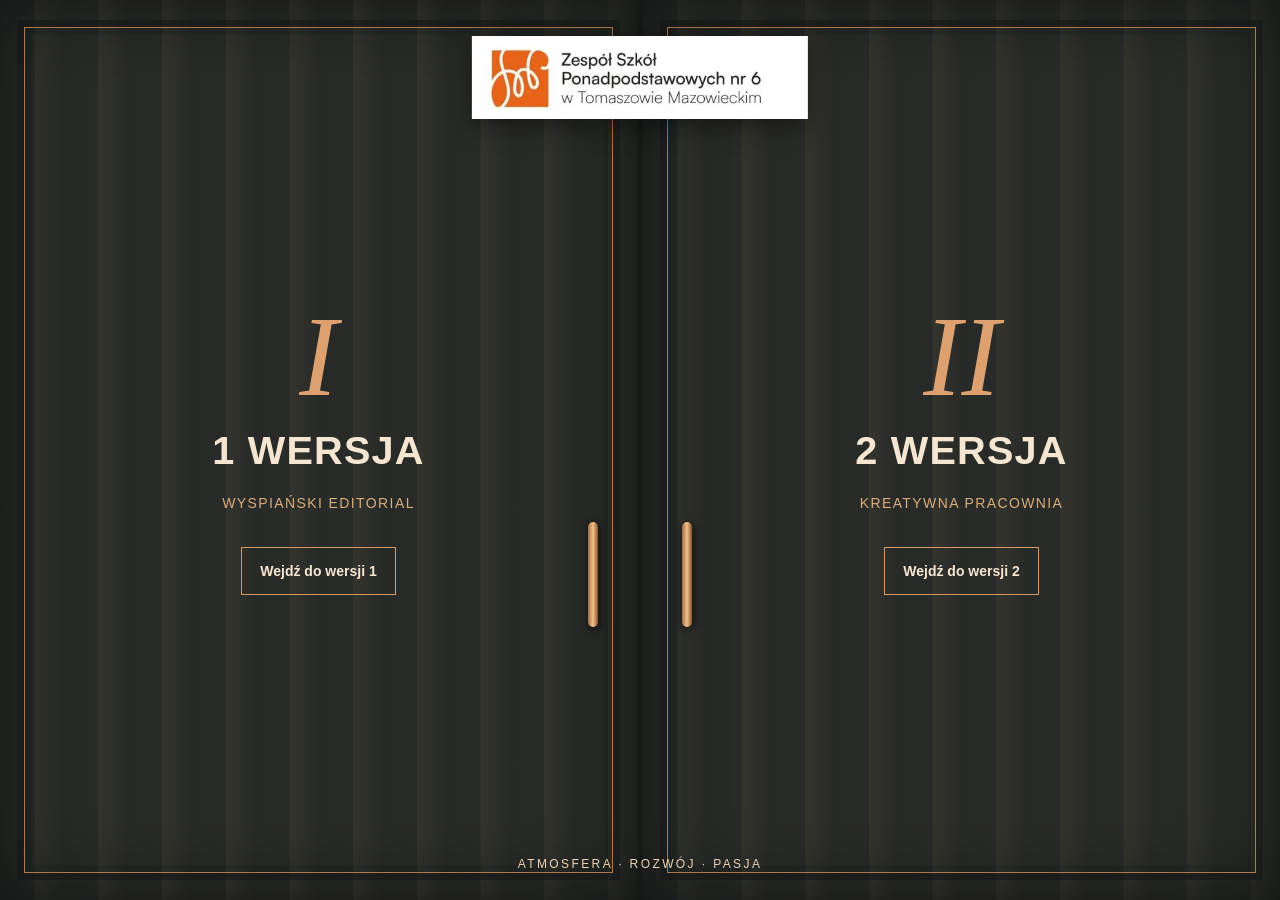
<file: index.html>
<!DOCTYPE html>
<html lang="pl">
<head>
<meta charset="utf-8">
<meta name="viewport" content="width=device-width,initial-scale=1">
<meta name="description" content="Dwie pełne wizualizacje redesignu ZSP6. Ekran wejścia z dwuskrzydłowymi wrotami.">
<meta name="theme-color" content="#e76415">
<meta name="robots" content="noindex,nofollow">
<title>ZSP6 — wybierz koncepcję | Wyspiański</title>
<link rel="stylesheet" href="assets/site.css?v=20261123-clean">
<link rel="icon" href="assets/logo.webp" type="image/webp">
</head>
<body class="gate">
<a class="skip-link" href="#main">Przejdź do treści</a><main id="main" class="gate-main" data-gate><h1 class="sr-only">Wybierz jedną z dwóch wizualizacji redesignu ZSP nr 6</h1>
<div class="gate-behind" aria-hidden="true">
<iframe title="Podgląd wybranej wersji strony" aria-hidden="true" tabindex="-1" data-gate-preview style=""></iframe><div class="gate-loading">
<span class="eyebrow">ZSP6 / Wyspiański</span><strong data-gate-title>Otwieramy wizualizację.</strong><p>Wybierasz jedną z dwóch koncepcji strony.</p>
</div>
</div>
<div class="gate-stage">
<a class="door door-left" href="oficjalna.html" data-gate-link="1" aria-label="Wersja 1, Wyspiański Editorial, otwórz projekt"><span class="door-handle" aria-hidden="true"></span><span class="gate-door-content"><span class="gate-leaf-ornament" aria-hidden="true">I</span><span class="gate-word">1 WERSJA</span><span class="gate-sub">Wyspiański Editorial</span><span class="gate-open">Wejdź do wersji 1</span></span></a><a class="door door-right" href="kreatywna.html" data-gate-link="2" aria-label="Wersja 2, Kreatywna Pracownia, otwórz projekt"><span class="door-handle" aria-hidden="true"></span><span class="gate-door-content"><span class="gate-leaf-ornament" aria-hidden="true">II</span><span class="gate-word">2 WERSJA</span><span class="gate-sub">Kreatywna Pracownia</span><span class="gate-open">Wejdź do wersji 2</span></span></a>
</div>
<div class="gate-brand"><img src="assets/logo.webp" alt="Logo Zespołu Szkół Ponadpodstawowych nr 6" width="440" height="94"></div>
<div class="gate-foot">Atmosfera · Rozwój · Pasja</div></main><script src="assets/site.js?v=20261123-clean" defer></script>
</body>
</html>
</file>
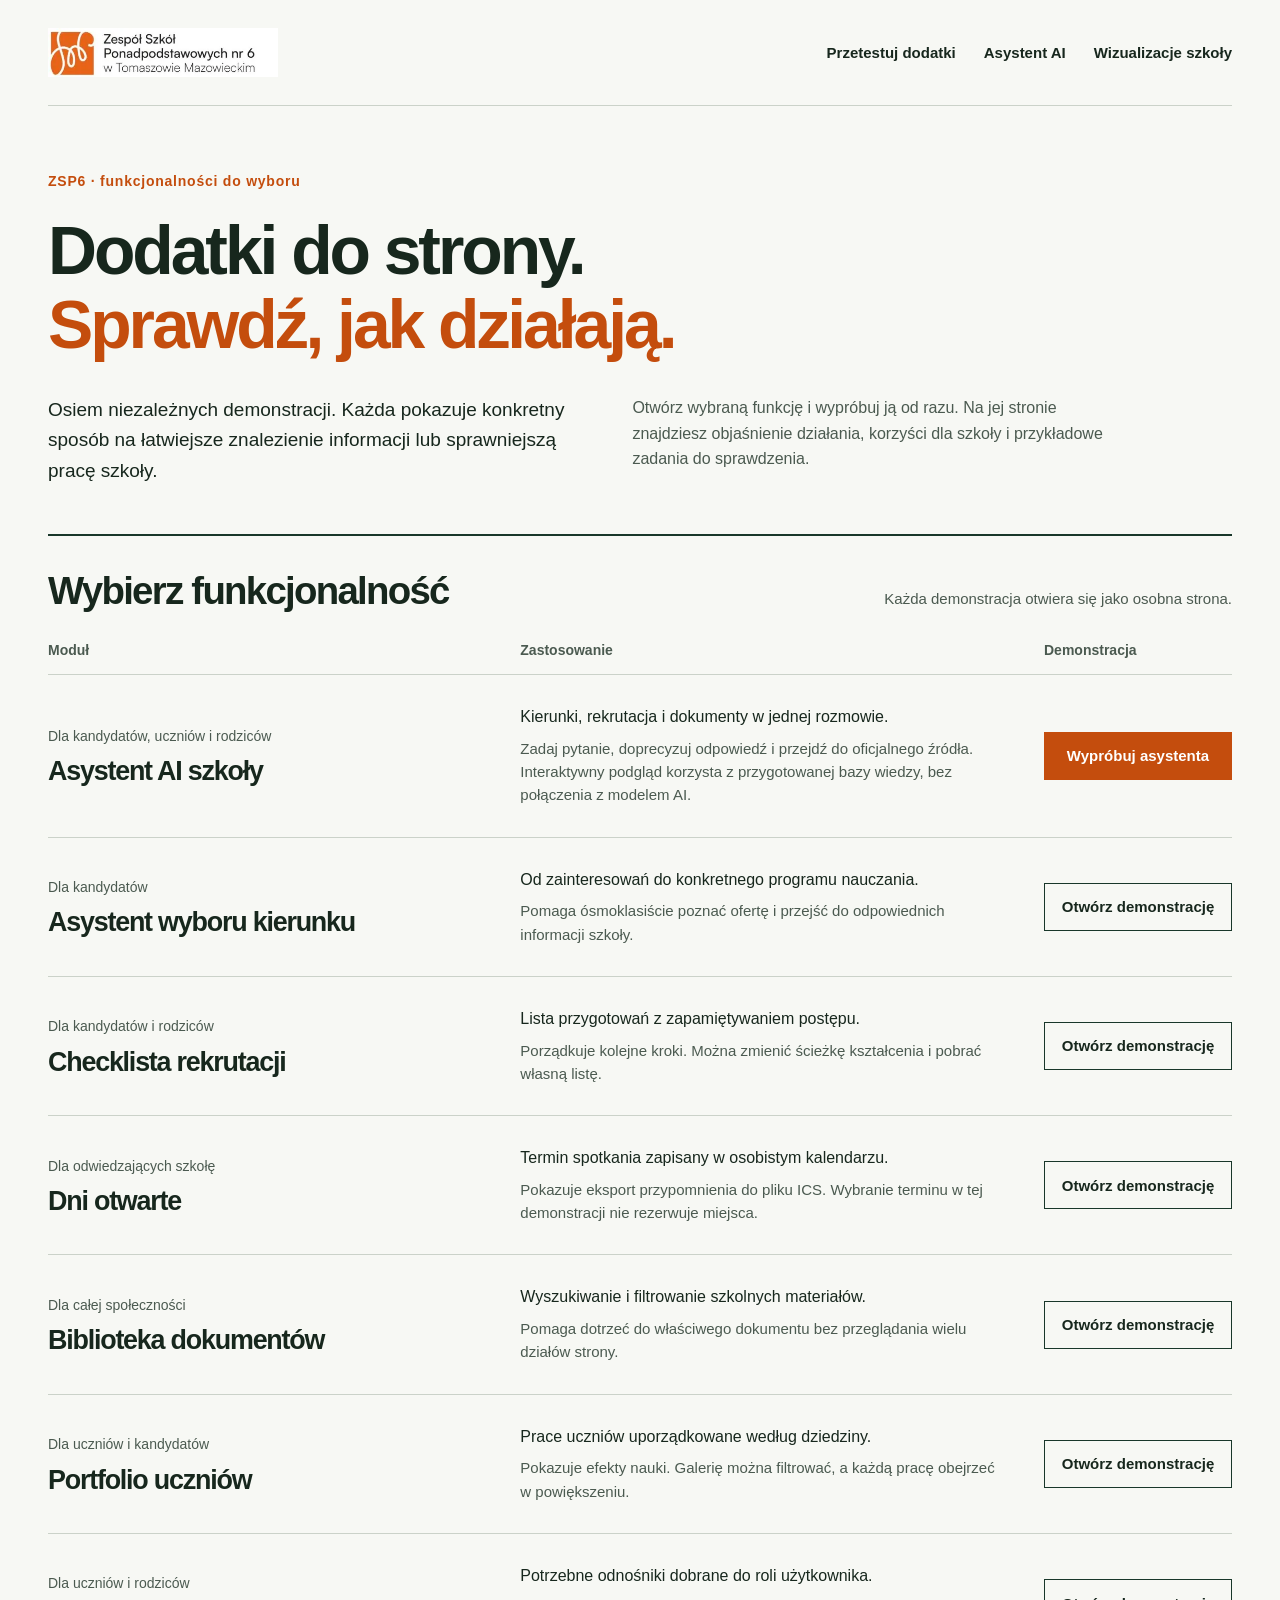
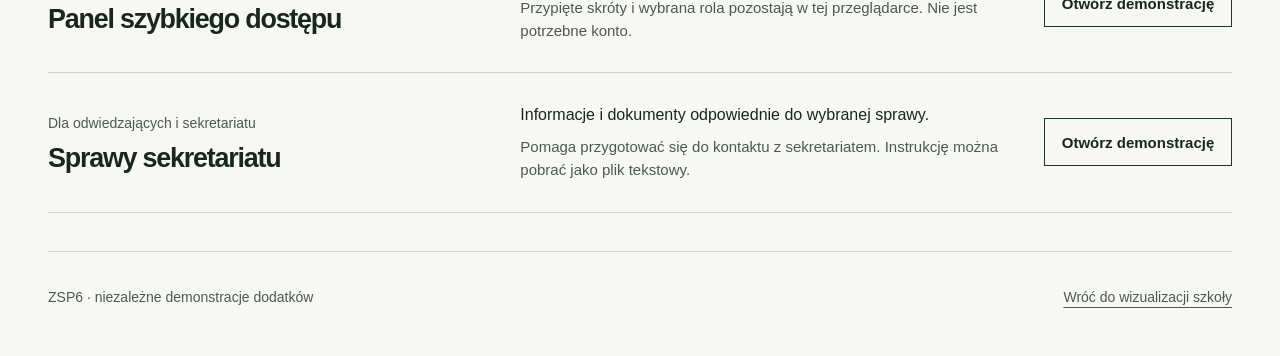
<file: dodatki/index.html>
<!doctype html>
<html lang="pl">
<head>
  <meta charset="utf-8">
  <meta name="viewport" content="width=device-width,initial-scale=1">
  <meta name="robots" content="noindex,nofollow">
  <meta name="description" content="Osiem interaktywnych demonstracji dodatków do strony ZSP6. Wypróbuj asystenta AI, sprawdź pozostałe funkcje i poznaj ich zastosowanie w szkole.">
  <meta name="theme-color" content="#19372a">
  <title>Dodatki do strony ZSP6 | Interaktywne demonstracje</title>
  <link rel="stylesheet" href="assets/catalog.css">
</head>
<body>
  <a class="skip-link" href="#main">Przejdź do treści</a>
  <header class="site-header wrap">
    <a class="brand" href="index.html" aria-label="ZSP6, katalog dodatków"><img src="assets/logo.webp" width="440" height="94" alt="Zespół Szkół Ponadpodstawowych nr 6 w Tomaszowie Mazowieckim"></a>
    <nav aria-label="Nawigacja główna"><a href="#dodatki">Przetestuj dodatki</a><a href="moduly/asystent-ai/index.html">Asystent AI</a><a href="https://dobrestronynl-hub.github.io/ZSP6/">Wizualizacje szkoły</a></nav>
  </header>
  <main id="main" tabindex="-1">
    <section class="intro wrap" aria-labelledby="title">
      <p class="eyebrow">ZSP6 · funkcjonalności do wyboru</p>
      <h1 id="title">Dodatki do strony.<br><span>Sprawdź, jak działają.</span></h1>
      <div class="intro-bottom"><p>Osiem niezależnych demonstracji. Każda pokazuje konkretny sposób na łatwiejsze znalezienie informacji lub sprawniejszą pracę szkoły.</p><p class="intro-note">Otwórz wybraną funkcję i wypróbuj ją od razu. Na jej stronie znajdziesz objaśnienie działania, korzyści dla szkoły i przykładowe zadania do sprawdzenia.</p></div>
    </section>
    <section id="dodatki" class="catalog wrap" aria-labelledby="catalog-title">
      <div class="section-heading"><h2 id="catalog-title">Wybierz funkcjonalność</h2><p>Każda demonstracja otwiera się jako osobna strona.</p></div>
      <div class="catalog-labels" aria-hidden="true"><span>Moduł</span><span>Zastosowanie</span><span>Demonstracja</span></div>
      <article class="module-row module-featured"><div><p class="audience">Dla kandydatów, uczniów i rodziców</p><h3>Asystent AI szkoły</h3></div><div class="module-copy"><p>Kierunki, rekrutacja i dokumenty w jednej rozmowie.</p><p>Zadaj pytanie, doprecyzuj odpowiedź i przejdź do oficjalnego źródła. Interaktywny podgląd korzysta z przygotowanej bazy wiedzy, bez połączenia z modelem AI.</p></div><a class="open-module" href="moduly/asystent-ai/index.html" aria-label="Otwórz demonstrację: asystent AI szkoły">Wypróbuj asystenta</a></article>
      <article class="module-row"><div><p class="audience">Dla kandydatów</p><h3>Asystent wyboru kierunku</h3></div><div class="module-copy"><p>Od zainteresowań do konkretnego programu nauczania.</p><p>Pomaga ósmoklasiście poznać ofertę i przejść do odpowiednich informacji szkoły.</p></div><a class="open-module" href="moduly/asystent-kierunku/index.html" aria-label="Otwórz demonstrację: asystent wyboru kierunku">Otwórz demonstrację</a></article>
      <article class="module-row"><div><p class="audience">Dla kandydatów i rodziców</p><h3>Checklista rekrutacji</h3></div><div class="module-copy"><p>Lista przygotowań z zapamiętywaniem postępu.</p><p>Porządkuje kolejne kroki. Można zmienić ścieżkę kształcenia i pobrać własną listę.</p></div><a class="open-module" href="moduly/checklista-rekrutacji/index.html" aria-label="Otwórz demonstrację: checklista rekrutacji">Otwórz demonstrację</a></article>
      <article class="module-row"><div><p class="audience">Dla odwiedzających szkołę</p><h3>Dni otwarte</h3></div><div class="module-copy"><p>Termin spotkania zapisany w osobistym kalendarzu.</p><p>Pokazuje eksport przypomnienia do pliku ICS. Wybranie terminu w tej demonstracji nie rezerwuje miejsca.</p></div><a class="open-module" href="moduly/dni-otwarte/index.html" aria-label="Otwórz demonstrację: dni otwarte">Otwórz demonstrację</a></article>
      <article class="module-row"><div><p class="audience">Dla całej społeczności</p><h3>Biblioteka dokumentów</h3></div><div class="module-copy"><p>Wyszukiwanie i filtrowanie szkolnych materiałów.</p><p>Pomaga dotrzeć do właściwego dokumentu bez przeglądania wielu działów strony.</p></div><a class="open-module" href="moduly/biblioteka-dokumentow/index.html" aria-label="Otwórz demonstrację: biblioteka dokumentów">Otwórz demonstrację</a></article>
      <article class="module-row"><div><p class="audience">Dla uczniów i kandydatów</p><h3>Portfolio uczniów</h3></div><div class="module-copy"><p>Prace uczniów uporządkowane według dziedziny.</p><p>Pokazuje efekty nauki. Galerię można filtrować, a każdą pracę obejrzeć w powiększeniu.</p></div><a class="open-module" href="moduly/portfolio-uczniow/index.html" aria-label="Otwórz demonstrację: portfolio uczniów">Otwórz demonstrację</a></article>
      <article class="module-row"><div><p class="audience">Dla uczniów i rodziców</p><h3>Panel szybkiego dostępu</h3></div><div class="module-copy"><p>Potrzebne odnośniki dobrane do roli użytkownika.</p><p>Przypięte skróty i wybrana rola pozostają w tej przeglądarce. Nie jest potrzebne konto.</p></div><a class="open-module" href="moduly/panel-ucznia-rodzica/index.html" aria-label="Otwórz demonstrację: panel ucznia i rodzica">Otwórz demonstrację</a></article>
      <article class="module-row"><div><p class="audience">Dla odwiedzających i sekretariatu</p><h3>Sprawy sekretariatu</h3></div><div class="module-copy"><p>Informacje i dokumenty odpowiednie do wybranej sprawy.</p><p>Pomaga przygotować się do kontaktu z sekretariatem. Instrukcję można pobrać jako plik tekstowy.</p></div><a class="open-module" href="moduly/sprawy-sekretariatu/index.html" aria-label="Otwórz demonstrację: sprawy sekretariatu">Otwórz demonstrację</a></article>
    </section>
  </main>
  <footer class="site-footer wrap"><p>ZSP6 · niezależne demonstracje dodatków</p><a href="https://dobrestronynl-hub.github.io/ZSP6/">Wróć do wizualizacji szkoły</a></footer>
</body>
</html>
</file>
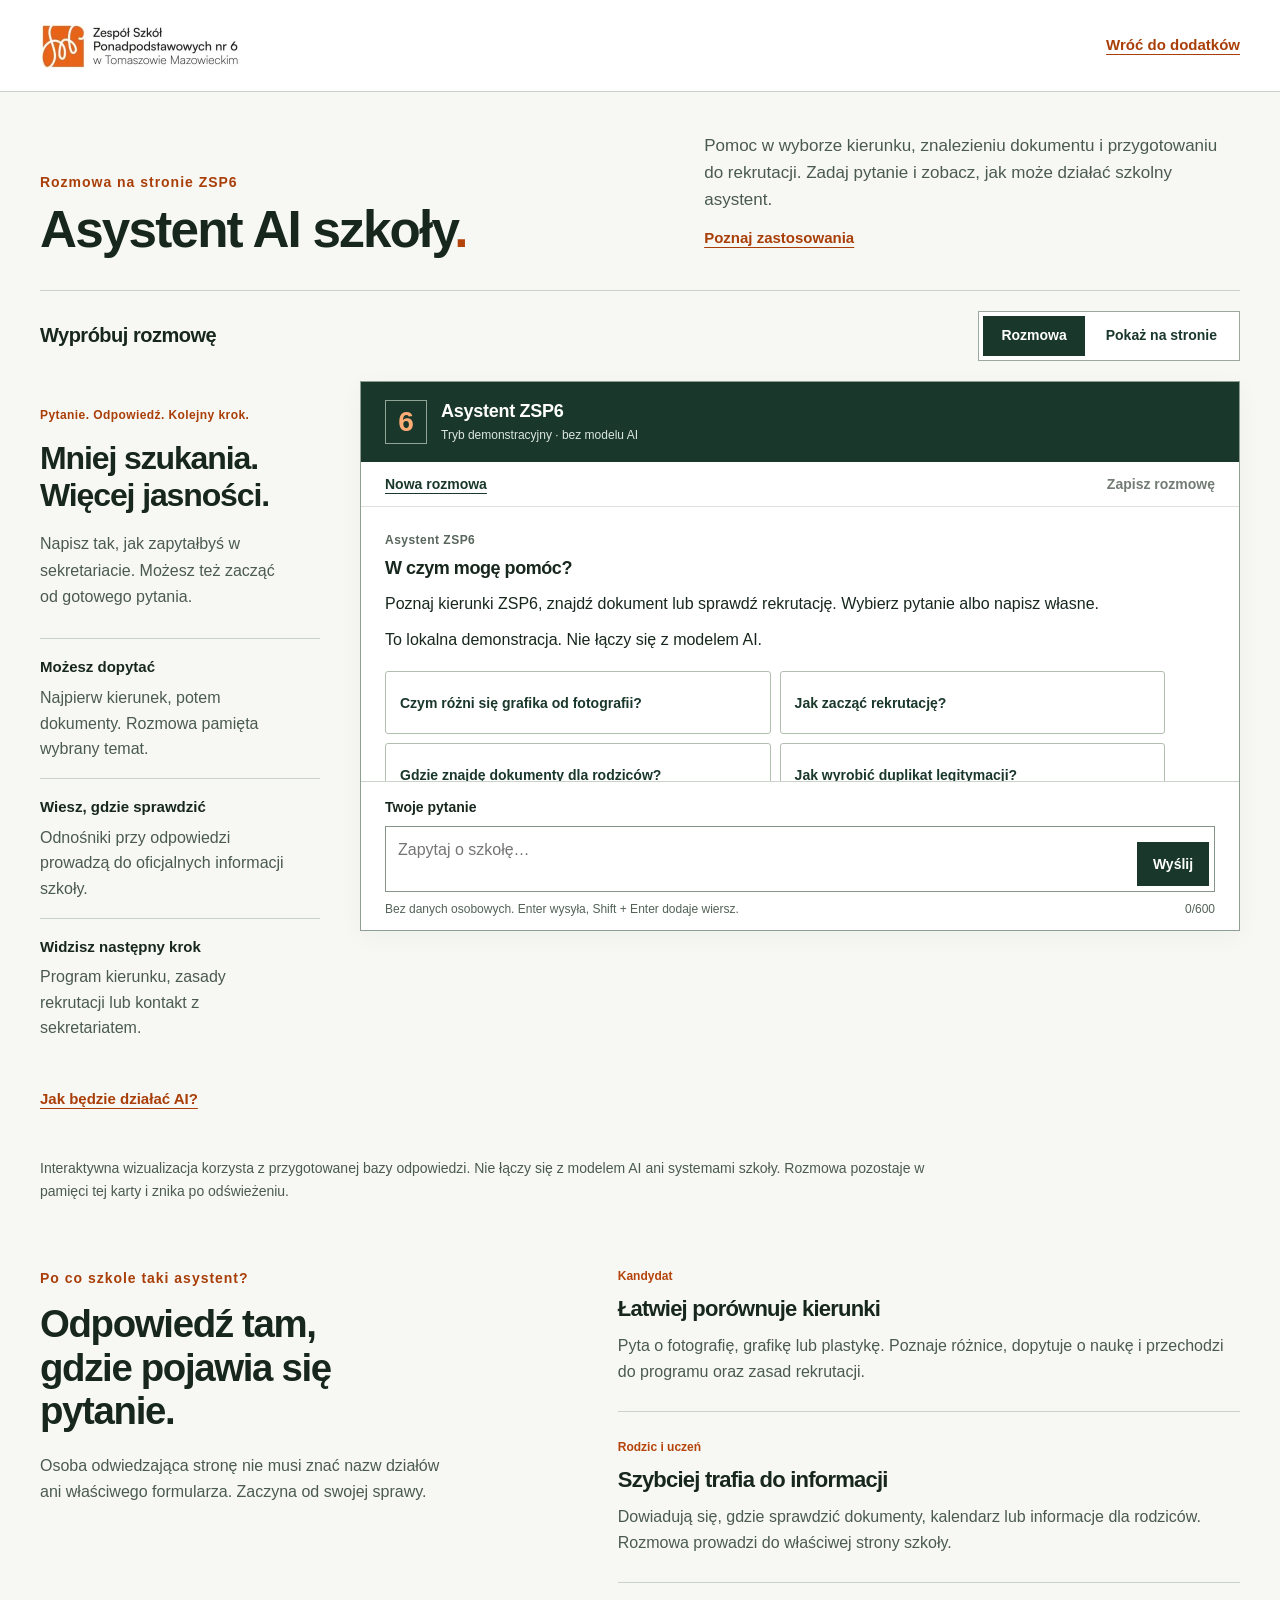
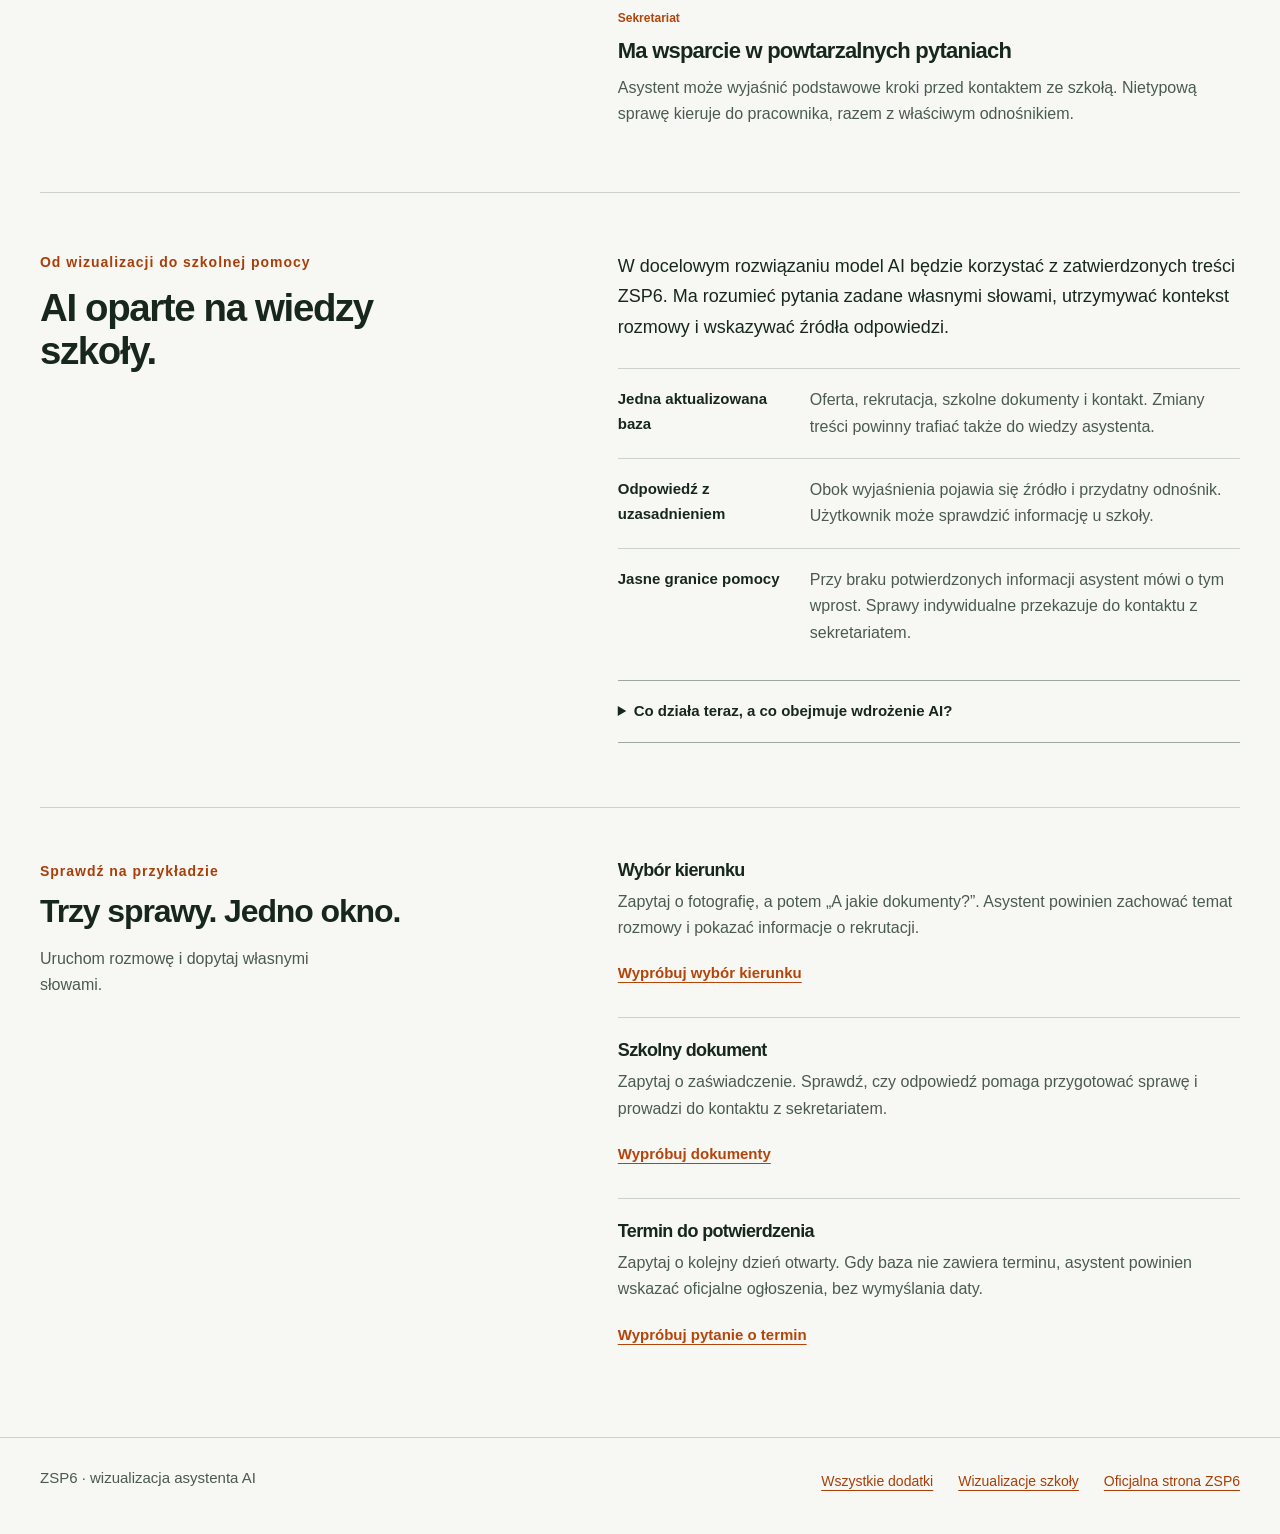
<file: dodatki/moduly/asystent-ai/index.html>
<!doctype html>
<html lang="pl">
<head>
  <meta charset="utf-8">
  <meta name="viewport" content="width=device-width,initial-scale=1">
  <meta name="robots" content="noindex,nofollow">
  <meta name="description" content="Wypróbuj wizualizację asystenta AI ZSP6. Rozmowa o kierunkach, rekrutacji i dokumentach, źródła odpowiedzi oraz podgląd czatu na stronie szkoły.">
  <meta name="theme-color" content="#19372a">
  <title>Asystent AI szkoły | ZSP6</title>
  <link rel="icon" href="assets/logo.webp" type="image/webp">
  <link rel="stylesheet" href="assets/base.css">
  <link rel="stylesheet" href="module.css">
  <script type="module" src="module.mjs"></script>
</head>
<body>
  <a class="skip-link" href="#main">Przejdź do treści</a>
  <header class="site-header">
    <div class="wrap">
      <a class="brand" href="../../index.html" aria-label="ZSP6, katalog dodatków"><img src="assets/logo.webp" alt="Zespół Szkół Ponadpodstawowych nr 6 w Tomaszowie Mazowieckim" width="440" height="94"></a>
      <a href="../../index.html">Wróć do dodatków</a>
    </div>
  </header>
  <main id="main" class="wrap" tabindex="-1">
    <section class="intro" aria-labelledby="page-title">
      <div>
        <p class="eyebrow">Rozmowa na stronie ZSP6</p>
        <h1 id="page-title">Asystent AI szkoły<span aria-hidden="true">.</span></h1>
      </div>
      <div class="intro-copy">
        <p>Pomoc w wyborze kierunku, znalezieniu dokumentu i przygotowaniu do rekrutacji. Zadaj pytanie i zobacz, jak może działać szkolny asystent.</p>
        <a href="#jak-pomaga">Poznaj zastosowania</a>
      </div>
    </section>

    <section class="experience" id="rozmowa" aria-labelledby="experience-title">
      <div class="experience-bar">
        <h2 id="experience-title">Wypróbuj rozmowę</h2>
        <div class="view-controls" role="group" aria-label="Sposób prezentacji asystenta">
          <button class="view-button" id="conversation-view" type="button" aria-pressed="true" aria-controls="conversation-slot site-preview" disabled>Rozmowa</button>
          <button class="view-button" id="website-view" type="button" aria-pressed="false" aria-controls="conversation-slot site-preview" disabled>Pokaż na stronie</button>
        </div>
      </div>

      <div class="experience-grid" id="conversation-layout">
        <aside class="conversation-guide" aria-labelledby="guide-title">
          <p class="eyebrow">Pytanie. Odpowiedź. Kolejny krok.</p>
          <h3 id="guide-title">Mniej szukania.<br>Więcej jasności.</h3>
          <p>Napisz tak, jak zapytałbyś w sekretariacie. Możesz też zacząć od gotowego pytania.</p>
          <dl class="guide-list">
            <div><dt>Możesz dopytać</dt><dd>Najpierw kierunek, potem dokumenty. Rozmowa pamięta wybrany temat.</dd></div>
            <div><dt>Wiesz, gdzie sprawdzić</dt><dd>Odnośniki przy odpowiedzi prowadzą do oficjalnych informacji szkoły.</dd></div>
            <div><dt>Widzisz następny krok</dt><dd>Program kierunku, zasady rekrutacji lub kontakt z sekretariatem.</dd></div>
          </dl>
          <a class="guide-link" href="#jak-dziala">Jak będzie działać AI?</a>
        </aside>

        <div id="conversation-slot" class="conversation-slot">
          <section class="chat-card" id="chat-panel" aria-labelledby="chat-title">
            <header class="chat-header">
              <span class="assistant-mark" aria-hidden="true">6</span>
              <div class="chat-heading"><h3 id="chat-title">Asystent ZSP6</h3><p>Tryb demonstracyjny · bez modelu AI</p></div>
              <button id="close-widget" class="close-widget" type="button" aria-label="Zamknij okno asystenta" hidden><span aria-hidden="true">×</span></button>
            </header>
            <div class="chat-tools">
              <button class="text-button" id="reset-chat" type="button" disabled>Nowa rozmowa</button>
              <button class="text-button" id="save-chat" type="button" disabled>Zapisz rozmowę</button>
            </div>
            <div id="chat-log" class="chat-log" role="log" aria-label="Przebieg rozmowy z asystentem" aria-live="polite" aria-relevant="additions" tabindex="0">
              <article class="message assistant-message"><p class="speaker">Asystent ZSP6</p><h4>O co chcesz zapytać?</h4><p>Wybierz pytanie albo napisz własne. Możesz poznać kierunki, sprawdzić przygotowania do rekrutacji i znaleźć szkolne dokumenty.</p></article>
            </div>
            <form class="chat-form" id="chat-form" autocomplete="off">
              <label for="question">Twoje pytanie</label>
              <div class="composer">
                <textarea id="question" rows="2" maxlength="600" required placeholder="Zapytaj o szkołę…" aria-describedby="question-hint question-error" disabled></textarea>
                <button class="send-button" id="send-question" type="submit" aria-label="Wyślij pytanie" disabled>Wyślij</button>
              </div>
              <div class="composer-meta"><span id="question-hint">Bez danych osobowych. Enter wysyła, Shift + Enter dodaje wiersz.</span><span id="character-count" aria-label="Liczba znaków">0/600</span></div>
              <p id="question-error" class="question-error" role="alert" hidden></p>
            </form>
            <p id="chat-status" class="sr-only" role="status"></p>
          </section>
        </div>
      </div>

      <div id="site-preview" class="site-preview" aria-label="Wizualizacja asystenta na stronie szkoły" hidden>
        <div class="preview-caption"><span>Podgląd osadzenia na stronie</span><span>Ta sama rozmowa, w oknie czatu</span></div>
        <div class="school-preview">
          <div class="school-preview-header"><img src="assets/logo.webp" alt="Logo ZSP6" width="440" height="94"><a href="https://zsp6tom.pl/?page_id=2537" target="_blank" rel="noopener noreferrer">Rekrutacja</a></div>
          <div class="school-preview-main">
            <p class="eyebrow">Liceum Sztuk Plastycznych · Technikum nr 5</p>
            <p class="school-preview-title">Tu pomysły stają się umiejętnościami.</p>
            <figure><img src="https://zsp6tom.pl/wp-content/uploads/2024/03/IMG_20240305_091959-768x576.jpg" alt="Uczennice ZSP6 pracują przy sztalugach w pracowni rysunku i malarstwa" width="768" height="576" loading="lazy" decoding="async" referrerpolicy="no-referrer"><figcaption>Pracownia rysunku i malarstwa · fotografia ZSP6</figcaption></figure>
            <p class="school-preview-footnote">Masz pytanie? Asystent jest dostępny w rogu strony.</p>
          </div>
        </div>
        <div id="widget-dock" class="widget-dock"></div>
        <button id="widget-launcher" class="widget-launcher" type="button" aria-expanded="true" aria-controls="chat-panel"><span class="launcher-mark" aria-hidden="true">6</span><span>Zapytaj szkołę</span><span id="launcher-symbol" aria-hidden="true">−</span></button>
      </div>
      <p class="demo-caption">Interaktywna wizualizacja korzysta z przygotowanej bazy odpowiedzi. Nie łączy się z modelem AI ani systemami szkoły. Rozmowa pozostaje w pamięci tej karty i znika po odświeżeniu.</p>
      <noscript><p class="no-script">Włącz JavaScript, aby wypróbować rozmowę. Możesz też przejść bezpośrednio do <a href="https://zsp6tom.pl/?page_id=2537">rekrutacji</a>, <a href="https://zsp6tom.pl/?page_id=3042">dokumentów ucznia</a> lub <a href="https://zsp6tom.pl/?page_id=318">kontaktu ze szkołą</a>.</p></noscript>
    </section>

    <section id="jak-pomaga" class="benefits-section" aria-labelledby="benefits-title">
      <div class="section-lead"><p class="eyebrow">Po co szkole taki asystent?</p><h2 id="benefits-title">Odpowiedź tam,<br> gdzie pojawia się pytanie.</h2><p>Osoba odwiedzająca stronę nie musi znać nazw działów ani właściwego formularza. Zaczyna od swojej sprawy.</p></div>
      <div class="benefit-list">
        <article><p class="audience">Kandydat</p><h3>Łatwiej porównuje kierunki</h3><p>Pyta o fotografię, grafikę lub plastykę. Poznaje różnice, dopytuje o naukę i przechodzi do programu oraz zasad rekrutacji.</p></article>
        <article><p class="audience">Rodzic i uczeń</p><h3>Szybciej trafia do informacji</h3><p>Dowiadują się, gdzie sprawdzić dokumenty, kalendarz lub informacje dla rodziców. Rozmowa prowadzi do właściwej strony szkoły.</p></article>
        <article><p class="audience">Sekretariat</p><h3>Ma wsparcie w powtarzalnych pytaniach</h3><p>Asystent może wyjaśnić podstawowe kroki przed kontaktem ze szkołą. Nietypową sprawę kieruje do pracownika, razem z właściwym odnośnikiem.</p></article>
      </div>
    </section>

    <section class="how-section" id="jak-dziala" aria-labelledby="how-title">
      <div class="section-lead"><p class="eyebrow">Od wizualizacji do szkolnej pomocy</p><h2 id="how-title">AI oparte na wiedzy szkoły.</h2></div>
      <div class="how-content">
        <p class="how-intro">W docelowym rozwiązaniu model AI będzie korzystać z zatwierdzonych treści ZSP6. Ma rozumieć pytania zadane własnymi słowami, utrzymywać kontekst rozmowy i wskazywać źródła odpowiedzi.</p>
        <dl class="how-list">
          <div><dt>Jedna aktualizowana baza</dt><dd>Oferta, rekrutacja, szkolne dokumenty i kontakt. Zmiany treści powinny trafiać także do wiedzy asystenta.</dd></div>
          <div><dt>Odpowiedź z uzasadnieniem</dt><dd>Obok wyjaśnienia pojawia się źródło i przydatny odnośnik. Użytkownik może sprawdzić informację u szkoły.</dd></div>
          <div><dt>Jasne granice pomocy</dt><dd>Przy braku potwierdzonych informacji asystent mówi o tym wprost. Sprawy indywidualne przekazuje do kontaktu z sekretariatem.</dd></div>
        </dl>
        <details class="implementation-details"><summary>Co działa teraz, a co obejmuje wdrożenie AI?</summary><div><h3>W tej demonstracji</h3><p>Działają przygotowane tematy rozmów, pytania uzupełniające, porównanie kierunków, źródła, zapis rozmowy do pliku i podgląd okna na stronie. Odpowiedź dobiera lokalna logika, bez modelu językowego.</p><h3>W docelowym wdrożeniu</h3><p>Potrzebne są połączenie z modelem AI po stronie serwera, zatwierdzona baza wiedzy, sposób jej aktualizacji i testy jakości odpowiedzi. Można połączyć ją z treściami strony lub CMS szkoły. Dostęp do ocen, kont uczniów czy składanie wniosków nie należą do tej prezentacji.</p></div></details>
      </div>
    </section>

    <section class="try-section" aria-labelledby="try-title">
      <div><p class="eyebrow">Sprawdź na przykładzie</p><h2 id="try-title">Trzy sprawy. Jedno okno.</h2><p>Uruchom rozmowę i dopytaj własnymi słowami.</p></div>
      <ol class="scenario-list">
        <li><div><h3>Wybór kierunku</h3><p>Zapytaj o fotografię, a potem „A jakie dokumenty?”. Asystent powinien zachować temat rozmowy i pokazać informacje o rekrutacji.</p></div><button type="button" class="scenario-button" data-question="Interesuje mnie fotografia. Jaki kierunek wybrać?" disabled>Wypróbuj wybór kierunku</button></li>
        <li><div><h3>Szkolny dokument</h3><p>Zapytaj o zaświadczenie. Sprawdź, czy odpowiedź pomaga przygotować sprawę i prowadzi do kontaktu z sekretariatem.</p></div><button type="button" class="scenario-button" data-question="Potrzebuję zaświadczenia ze szkoły. Gdzie je znaleźć?" disabled>Wypróbuj dokumenty</button></li>
        <li><div><h3>Termin do potwierdzenia</h3><p>Zapytaj o kolejny dzień otwarty. Gdy baza nie zawiera terminu, asystent powinien wskazać oficjalne ogłoszenia, bez wymyślania daty.</p></div><button type="button" class="scenario-button" data-question="Kiedy jest kolejny dzień otwarty?" disabled>Wypróbuj pytanie o termin</button></li>
      </ol>
    </section>
  </main>
  <footer class="site-footer"><div class="wrap"><p>ZSP6 · wizualizacja asystenta AI</p><div><a href="../../index.html">Wszystkie dodatki</a><a href="https://dobrestronynl-hub.github.io/ZSP6/">Wizualizacje szkoły</a><a href="https://zsp6tom.pl/" target="_blank" rel="noopener noreferrer">Oficjalna strona ZSP6</a></div></div></footer>
</body>
</html>
</file>
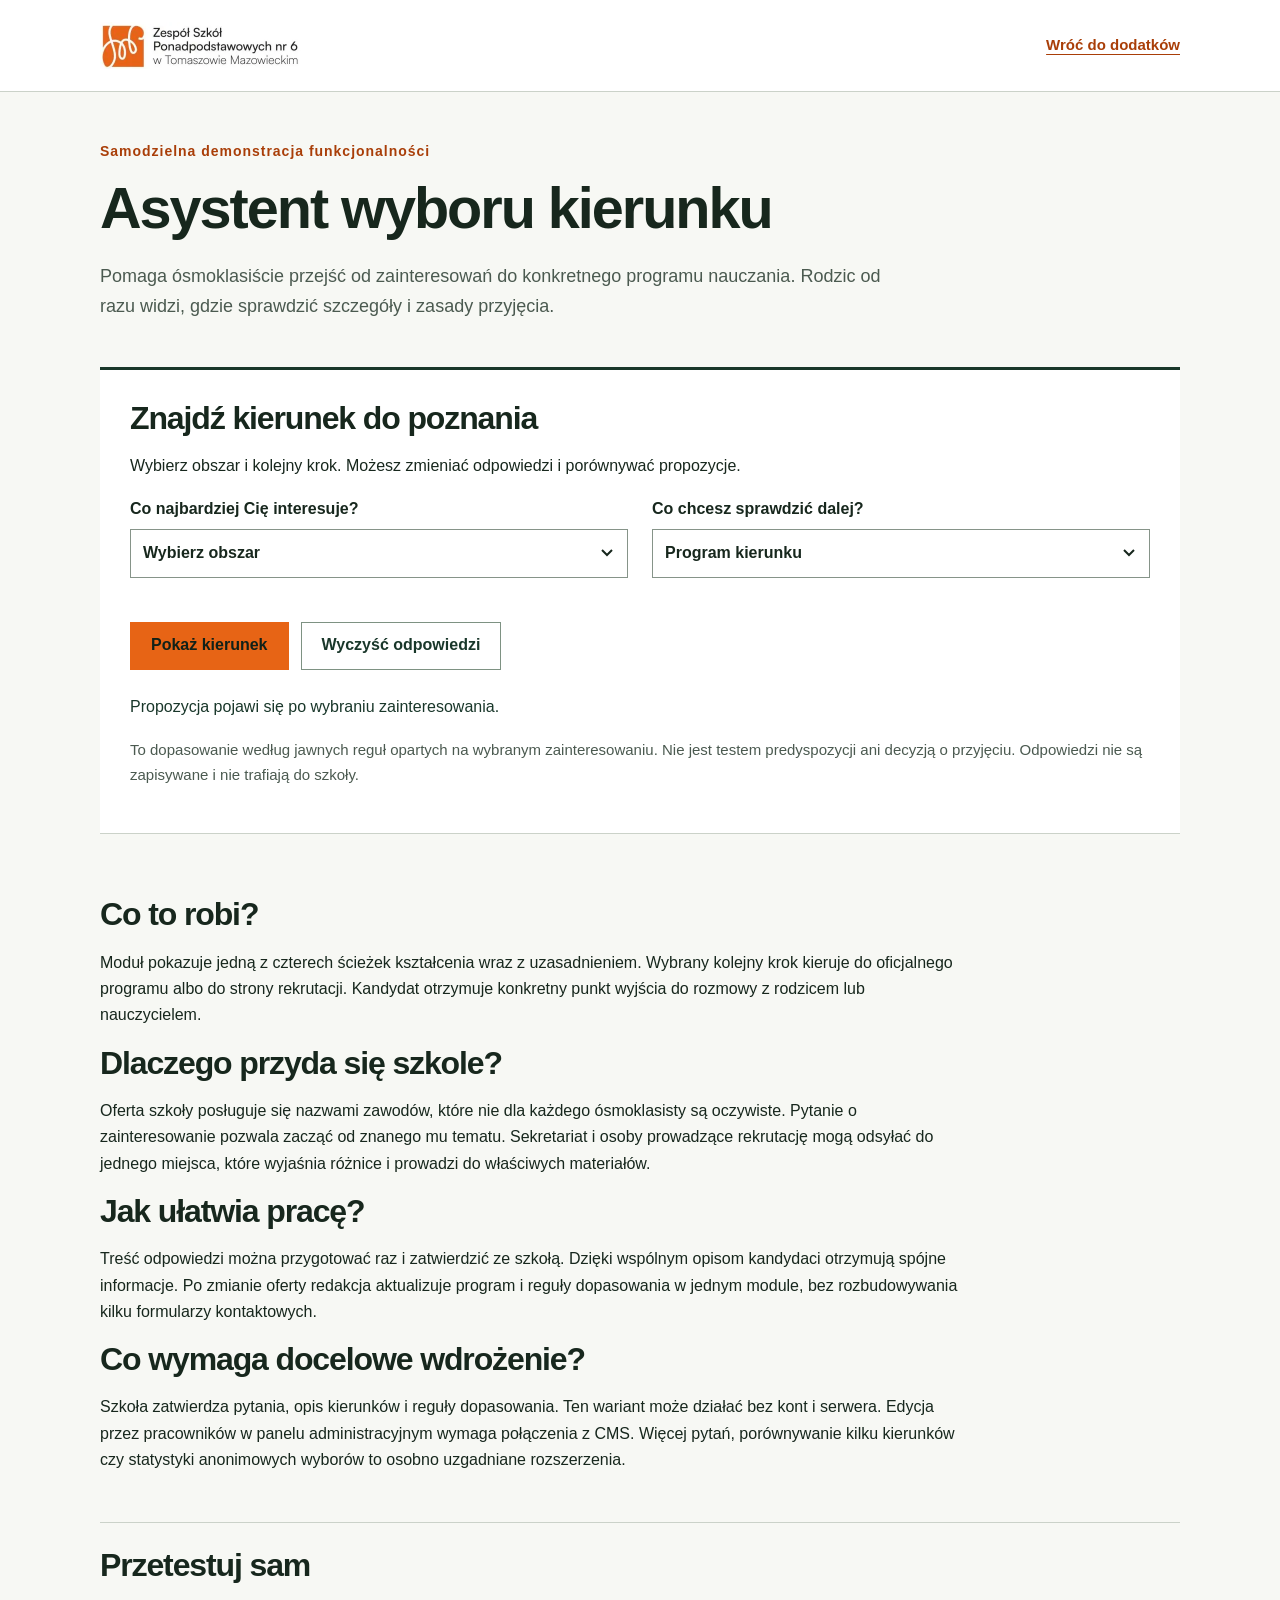
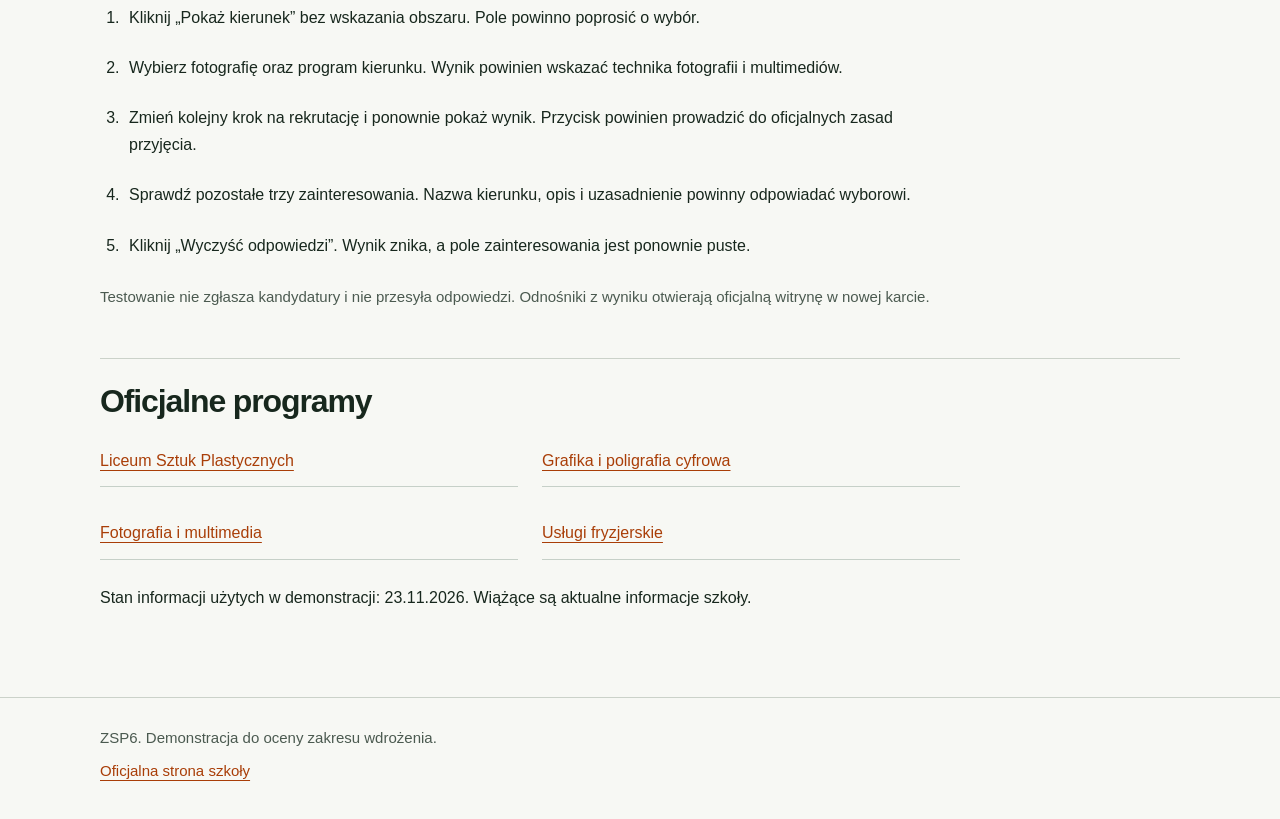
<file: dodatki/moduly/asystent-kierunku/index.html>
<!doctype html>
<html lang="pl"><head><meta charset="utf-8"><meta name="viewport" content="width=device-width,initial-scale=1"><meta name="robots" content="noindex,nofollow"><title>Asystent wyboru kierunku | ZSP6</title><meta name="description" content="Samodzielna demonstracja asystenta kierunku ZSP6. Sprawdź dopasowanie, poznaj korzyści dla kandydatów i przetestuj moduł."><link rel="stylesheet" href="assets/base.css"><link rel="stylesheet" href="module.css"><script type="module" src="module.mjs"></script></head>
<body><a class="skip-link" href="#main">Przejdź do treści</a><header class="site-header"><div class="wrap"><a class="brand" href="../../index.html" aria-label="ZSP6, katalog dodatków"><img src="assets/logo.webp" width="440" height="94" alt="Zespół Szkół Ponadpodstawowych nr 6 w Tomaszowie Mazowieckim"></a><a href="../../index.html">Wróć do dodatków</a></div></header>
<main id="main" class="wrap" tabindex="-1"><section class="intro"><p class="eyebrow">Samodzielna demonstracja funkcjonalności</p><h1>Asystent wyboru kierunku</h1><p>Pomaga ósmoklasiście przejść od zainteresowań do konkretnego programu nauczania. Rodzic od razu widzi, gdzie sprawdzić szczegóły i zasady przyjęcia.</p></section>
<section class="demo" aria-labelledby="demo-title"><h2 id="demo-title">Znajdź kierunek do poznania</h2><p>Wybierz obszar i kolejny krok. Możesz zmieniać odpowiedzi i porównywać propozycje.</p><div class="choice-grid"><label class="field" for="interest">Co najbardziej Cię interesuje?<select id="interest" required><option value="">Wybierz obszar</option value="plastyk">Rysunek, malarstwo i przestrzeń</option><option value="grafik">Grafika, skład i druk</option><option value="foto">Fotografia, film i multimedia</option><option value="fryzjer">Fryzjerstwo, wizerunek i stylizacja</option></select></label><label class="field" for="next-step">Co chcesz sprawdzić dalej?<select id="next-step"><option value="oferta">Program kierunku</option><option value="rekrutacja">Zasady rekrutacji</option></select></label></div><div class="actions"><button type="button" id="match" class="button">Pokaż kierunek</button><button type="button" id="reset" class="button button-secondary">Wyczyść odpowiedzi</button></div><p class="status" id="match-status" role="status">Propozycja pojawi się po wybraniu zainteresowania.</p><article id="result" class="result" aria-labelledby="result-title" hidden><p class="eyebrow" id="result-school"></p><h3 id="result-title"></h3><p id="result-description"></p><h4>Dlaczego ten kierunek?</h4><p id="result-why"></p><a id="result-link" class="button" href="https://zsp6tom.pl/?page_id=2537" target="_blank" rel="noopener noreferrer">Sprawdź oficjalne informacje</a></article><p class="note">To dopasowanie według jawnych reguł opartych na wybranym zainteresowaniu. Nie jest testem predyspozycji ani decyzją o przyjęciu. Odpowiedzi nie są zapisywane i nie trafiają do szkoły.</p><noscript><p>Interaktywny dobór wymaga JavaScript. Wszystkie oficjalne programy są dostępne w odnośnikach poniżej.</p></noscript></section>
<section class="explanation" aria-labelledby="what"><h2 id="what">Co to robi?</h2><p>Moduł pokazuje jedną z czterech ścieżek kształcenia wraz z uzasadnieniem. Wybrany kolejny krok kieruje do oficjalnego programu albo do strony rekrutacji. Kandydat otrzymuje konkretny punkt wyjścia do rozmowy z rodzicem lub nauczycielem.</p><h2>Dlaczego przyda się szkole?</h2><p>Oferta szkoły posługuje się nazwami zawodów, które nie dla każdego ósmoklasisty są oczywiste. Pytanie o zainteresowanie pozwala zacząć od znanego mu tematu. Sekretariat i osoby prowadzące rekrutację mogą odsyłać do jednego miejsca, które wyjaśnia różnice i prowadzi do właściwych materiałów.</p><h2>Jak ułatwia pracę?</h2><p>Treść odpowiedzi można przygotować raz i zatwierdzić ze szkołą. Dzięki wspólnym opisom kandydaci otrzymują spójne informacje. Po zmianie oferty redakcja aktualizuje program i reguły dopasowania w jednym module, bez rozbudowywania kilku formularzy kontaktowych.</p><h2>Co wymaga docelowe wdrożenie?</h2><p>Szkoła zatwierdza pytania, opis kierunków i reguły dopasowania. Ten wariant może działać bez kont i serwera. Edycja przez pracowników w panelu administracyjnym wymaga połączenia z CMS. Więcej pytań, porównywanie kilku kierunków czy statystyki anonimowych wyborów to osobno uzgadniane rozszerzenia.</p></section>
<section class="explanation" aria-labelledby="test"><h2 id="test">Przetestuj sam</h2><ol class="test-list"><li>Kliknij „Pokaż kierunek” bez wskazania obszaru. Pole powinno poprosić o wybór.</li><li>Wybierz fotografię oraz program kierunku. Wynik powinien wskazać technika fotografii i multimediów.</li><li>Zmień kolejny krok na rekrutację i ponownie pokaż wynik. Przycisk powinien prowadzić do oficjalnych zasad przyjęcia.</li><li>Sprawdź pozostałe trzy zainteresowania. Nazwa kierunku, opis i uzasadnienie powinny odpowiadać wyborowi.</li><li>Kliknij „Wyczyść odpowiedzi”. Wynik znika, a pole zainteresowania jest ponownie puste.</li></ol><p class="note">Testowanie nie zgłasza kandydatury i nie przesyła odpowiedzi. Odnośniki z wyniku otwierają oficjalną witrynę w nowej karcie.</p></section>
<section class="explanation" aria-labelledby="sources"><h2 id="sources">Oficjalne programy</h2><ul class="source-links"><li><a href="https://zsp6tom.pl/?page_id=3467" target="_blank" rel="noopener noreferrer">Liceum Sztuk Plastycznych</a></li><li><a href="https://zsp6tom.pl/?page_id=3520" target="_blank" rel="noopener noreferrer">Grafika i poligrafia cyfrowa</a></li><li><a href="https://zsp6tom.pl/?page_id=23259" target="_blank" rel="noopener noreferrer">Fotografia i multimedia</a></li><li><a href="https://zsp6tom.pl/?page_id=23255" target="_blank" rel="noopener noreferrer">Usługi fryzjerskie</a></li></ul><p>Stan informacji użytych w demonstracji: 23.11.2026. Wiążące są aktualne informacje szkoły.</p></section></main>
<footer class="site-footer"><div class="wrap"><p>ZSP6. Demonstracja do oceny zakresu wdrożenia.</p><a href="https://zsp6tom.pl/" target="_blank" rel="noopener noreferrer">Oficjalna strona szkoły</a></div></footer></body></html>
</file>
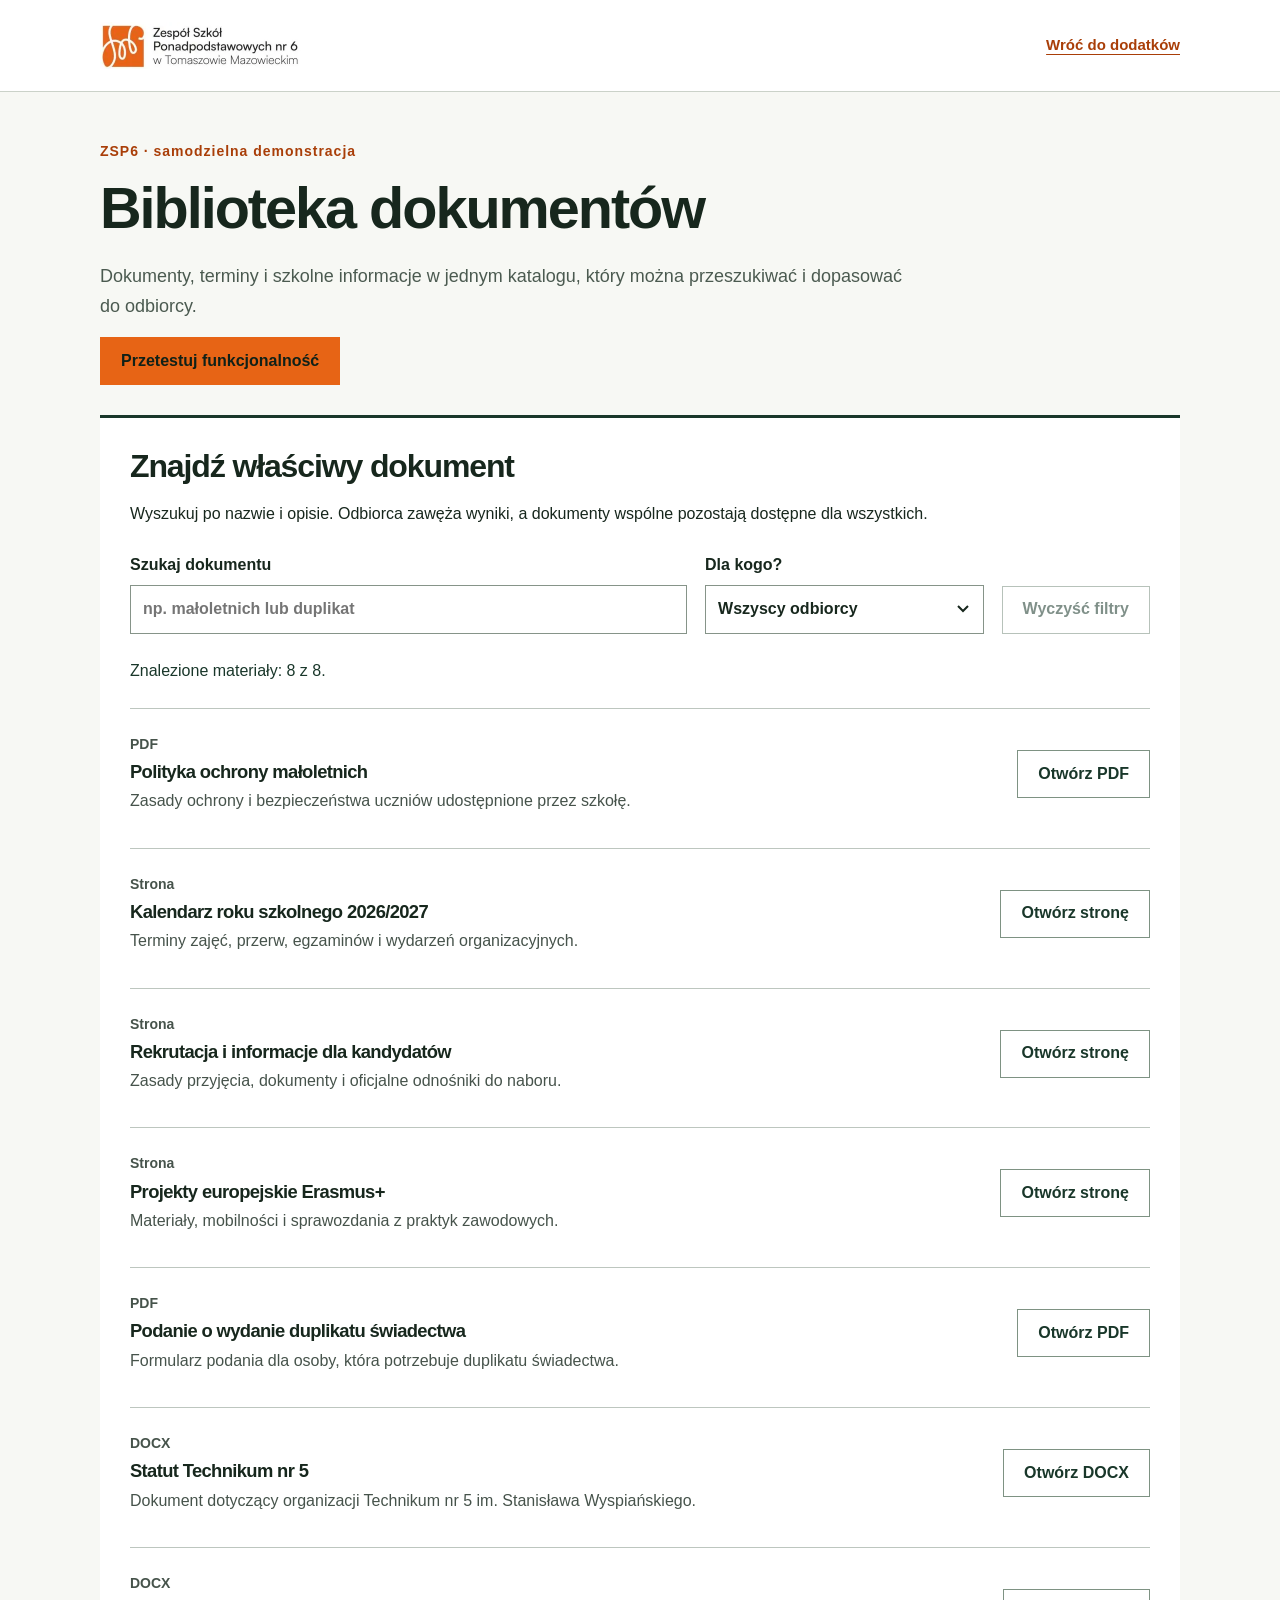
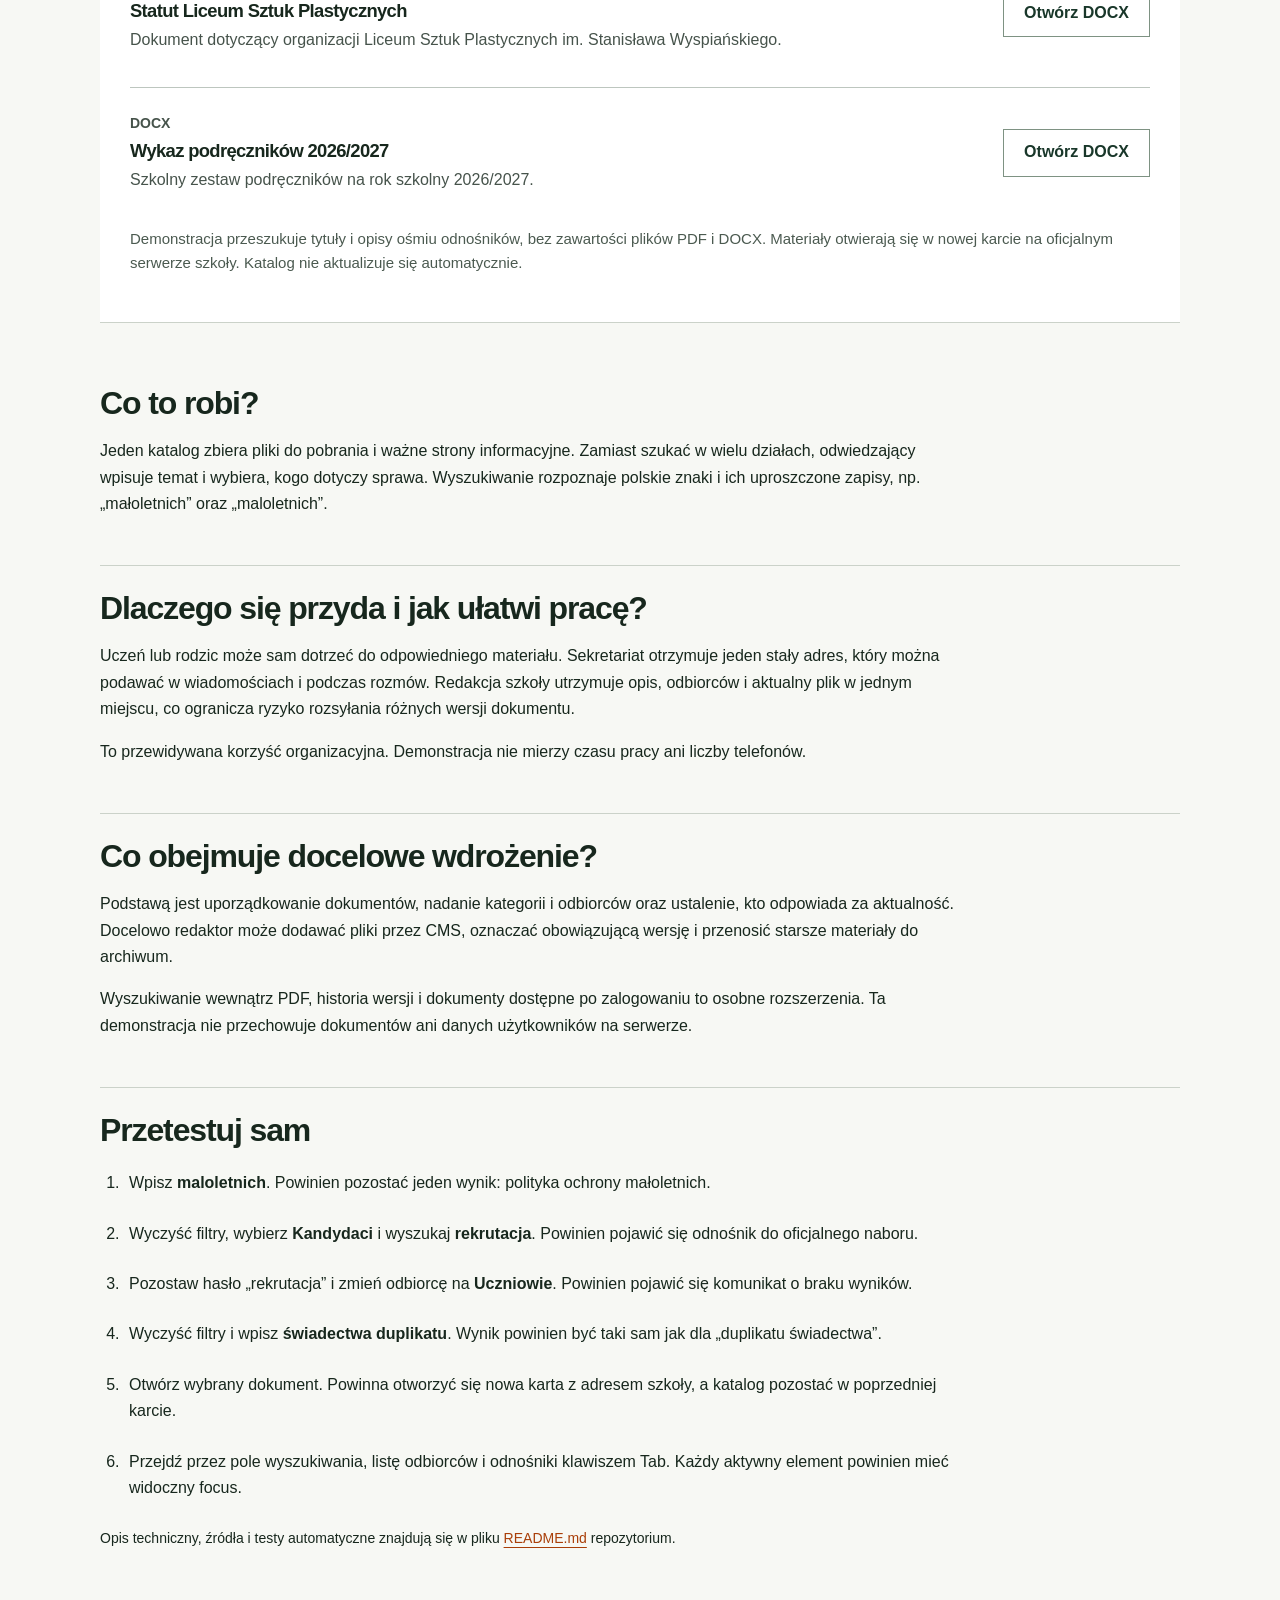
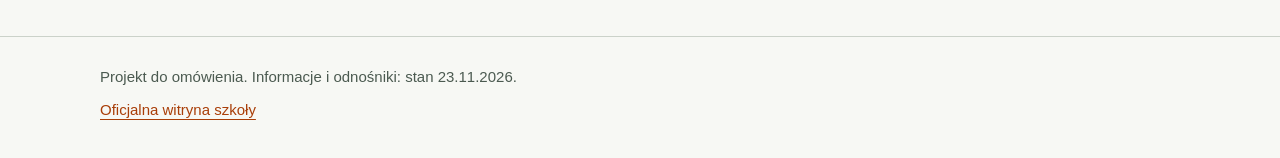
<file: dodatki/moduly/biblioteka-dokumentow/index.html>
<!doctype html>
<html lang="pl"><head><meta charset="utf-8"><meta name="viewport" content="width=device-width,initial-scale=1"><meta name="robots" content="noindex,nofollow"><title>Biblioteka dokumentów | ZSP6 · demonstracja</title><meta name="description" content="Dokumenty, terminy i szkolne informacje w jednym katalogu, który można przeszukiwać i dopasować do odbiorcy."><link rel="stylesheet" href="assets/base.css"><link rel="stylesheet" href="module.css"></head>
<body><a class="skip-link" href="#main">Przejdź do treści</a><header class="site-header"><div class="wrap"><a class="brand" href="../../index.html" aria-label="ZSP6, katalog dodatków"><img src="assets/logo.webp" alt="Zespół Szkół Ponadpodstawowych nr 6 w Tomaszowie Mazowieckim" width="440" height="94"></a><a href="../../index.html">Wróć do dodatków</a></div></header>
<main id="main" class="wrap" tabindex="-1"><section class="intro"><p class="eyebrow">ZSP6 · samodzielna demonstracja</p><h1>Biblioteka dokumentów</h1><p>Dokumenty, terminy i szkolne informacje w jednym katalogu, który można przeszukiwać i dopasować do odbiorcy.</p><a class="button" href="#demo">Przetestuj funkcjonalność</a></section>
<section class="demo" id="demo" aria-labelledby="demo-title"><h2 id="demo-title">Znajdź właściwy dokument</h2><p>Wyszukuj po nazwie i opisie. Odbiorca zawęża wyniki, a dokumenty wspólne pozostają dostępne dla wszystkich.</p>
<div class="document-controls"><label class="field" for="document-query">Szukaj dokumentu<input id="document-query" type="search" placeholder="np. małoletnich lub duplikat" maxlength="160" aria-describedby="document-search-note"></label><label class="field" for="document-audience">Dla kogo?<select id="document-audience"><option value="all">Wszyscy odbiorcy</option><option value="kandydat">Kandydaci</option><option value="uczen">Uczniowie</option><option value="rodzic">Rodzice</option><option value="absolwent">Absolwenci</option></select></label><button type="button" class="button button-secondary" id="document-reset">Wyczyść filtry</button></div>
<p class="status" id="document-status" aria-live="polite" aria-atomic="true">Znalezione materiały: 8 z 8.</p><p class="empty" id="document-empty" hidden>Brak materiałów dla tego hasła i odbiorcy. Zmień wyszukiwanie albo wyczyść filtry.</p><ul class="document-list" id="document-results"><li data-document="ochrona"><div><span class="document-type">PDF</span><h3>Polityka ochrony małoletnich</h3><p>Zasady ochrony i bezpieczeństwa uczniów udostępnione przez szkołę.</p></div><a class="button button-secondary" href="https://zsp6tom.pl/wp-content/uploads/2024/02/POLITYKA-OCHRONY-MALOLETNICH-w-ZSP-nr-6.pdf" target="_blank" rel="noopener noreferrer" aria-label="Otwórz: Polityka ochrony małoletnich, PDF, nowa karta">Otwórz PDF</a></li><li data-document="kalendarz"><div><span class="document-type">Strona</span><h3>Kalendarz roku szkolnego 2026/2027</h3><p>Terminy zajęć, przerw, egzaminów i wydarzeń organizacyjnych.</p></div><a class="button button-secondary" href="https://zsp6tom.pl/?page_id=3042" target="_blank" rel="noopener noreferrer" aria-label="Otwórz: Kalendarz roku szkolnego 2026/2027, Strona, nowa karta">Otwórz stronę</a></li><li data-document="rekrutacja"><div><span class="document-type">Strona</span><h3>Rekrutacja i informacje dla kandydatów</h3><p>Zasady przyjęcia, dokumenty i oficjalne odnośniki do naboru.</p></div><a class="button button-secondary" href="https://zsp6tom.pl/?page_id=2537" target="_blank" rel="noopener noreferrer" aria-label="Otwórz: Rekrutacja i informacje dla kandydatów, Strona, nowa karta">Otwórz stronę</a></li><li data-document="erasmus"><div><span class="document-type">Strona</span><h3>Projekty europejskie Erasmus+</h3><p>Materiały, mobilności i sprawozdania z praktyk zawodowych.</p></div><a class="button button-secondary" href="https://zsp6tom.pl/?page_id=1749" target="_blank" rel="noopener noreferrer" aria-label="Otwórz: Projekty europejskie Erasmus+, Strona, nowa karta">Otwórz stronę</a></li><li data-document="duplikat"><div><span class="document-type">PDF</span><h3>Podanie o wydanie duplikatu świadectwa</h3><p>Formularz podania dla osoby, która potrzebuje duplikatu świadectwa.</p></div><a class="button button-secondary" href="https://zsp6tom.pl/wp-content/uploads/2023/01/Podanie-o-wydanie-duplikatu-swiadectwa.pdf" target="_blank" rel="noopener noreferrer" aria-label="Otwórz: Podanie o wydanie duplikatu świadectwa, PDF, nowa karta">Otwórz PDF</a></li><li data-document="statut-technikum"><div><span class="document-type">DOCX</span><h3>Statut Technikum nr 5</h3><p>Dokument dotyczący organizacji Technikum nr 5 im. Stanisława Wyspiańskiego.</p></div><a class="button button-secondary" href="https://zsp6tom.pl/wp-content/uploads/2024/09/STATUT-TECHNIKUM.docx" target="_blank" rel="noopener noreferrer" aria-label="Otwórz: Statut Technikum nr 5, DOCX, nowa karta">Otwórz DOCX</a></li><li data-document="statut-liceum"><div><span class="document-type">DOCX</span><h3>Statut Liceum Sztuk Plastycznych</h3><p>Dokument dotyczący organizacji Liceum Sztuk Plastycznych im. Stanisława Wyspiańskiego.</p></div><a class="button button-secondary" href="https://zsp6tom.pl/wp-content/uploads/2024/12/STATUT-Liceum-Sztuk-Plastycznych-im.-S.-Wysianskiego.docx" target="_blank" rel="noopener noreferrer" aria-label="Otwórz: Statut Liceum Sztuk Plastycznych, DOCX, nowa karta">Otwórz DOCX</a></li><li data-document="podreczniki"><div><span class="document-type">DOCX</span><h3>Wykaz podręczników 2026/2027</h3><p>Szkolny zestaw podręczników na rok szkolny 2026/2027.</p></div><a class="button button-secondary" href="https://zsp6tom.pl/wp-content/uploads/2026/08/SZKOLNY-ZESTAW-PODRECZNIKOW-na-rok-szkolny-2026.docx" target="_blank" rel="noopener noreferrer" aria-label="Otwórz: Wykaz podręczników 2026/2027, DOCX, nowa karta">Otwórz DOCX</a></li></ul><p class="note" id="document-search-note">Demonstracja przeszukuje tytuły i opisy ośmiu odnośników, bez zawartości plików PDF i DOCX. Materiały otwierają się w nowej karcie na oficjalnym serwerze szkoły. Katalog nie aktualizuje się automatycznie.</p><noscript><p class="note">Wyszukiwanie i filtry wymagają JavaScript. Powyższe odnośniki są dostępne także bez niego.</p></noscript></section>
<section class="explanation" aria-labelledby="what-title"><h2 id="what-title">Co to robi?</h2><p>Jeden katalog zbiera pliki do pobrania i ważne strony informacyjne. Zamiast szukać w wielu działach, odwiedzający wpisuje temat i wybiera, kogo dotyczy sprawa. Wyszukiwanie rozpoznaje polskie znaki i ich uproszczone zapisy, np. „małoletnich” oraz „maloletnich”.</p></section>
<section class="explanation" aria-labelledby="benefit-title"><h2 id="benefit-title">Dlaczego się przyda i jak ułatwi pracę?</h2><p>Uczeń lub rodzic może sam dotrzeć do odpowiedniego materiału. Sekretariat otrzymuje jeden stały adres, który można podawać w wiadomościach i podczas rozmów. Redakcja szkoły utrzymuje opis, odbiorców i aktualny plik w jednym miejscu, co ogranicza ryzyko rozsyłania różnych wersji dokumentu.</p><p>To przewidywana korzyść organizacyjna. Demonstracja nie mierzy czasu pracy ani liczby telefonów.</p></section>
<section class="explanation" aria-labelledby="implementation-title"><h2 id="implementation-title">Co obejmuje docelowe wdrożenie?</h2><p>Podstawą jest uporządkowanie dokumentów, nadanie kategorii i odbiorców oraz ustalenie, kto odpowiada za aktualność. Docelowo redaktor może dodawać pliki przez CMS, oznaczać obowiązującą wersję i przenosić starsze materiały do archiwum.</p><p>Wyszukiwanie wewnątrz PDF, historia wersji i dokumenty dostępne po zalogowaniu to osobne rozszerzenia. Ta demonstracja nie przechowuje dokumentów ani danych użytkowników na serwerze.</p></section>
<section class="explanation" aria-labelledby="testing-title"><h2 id="testing-title">Przetestuj sam</h2><ol class="test-list"><li>Wpisz <strong>maloletnich</strong>. Powinien pozostać jeden wynik: polityka ochrony małoletnich.</li><li>Wyczyść filtry, wybierz <strong>Kandydaci</strong> i wyszukaj <strong>rekrutacja</strong>. Powinien pojawić się odnośnik do oficjalnego naboru.</li><li>Pozostaw hasło „rekrutacja” i zmień odbiorcę na <strong>Uczniowie</strong>. Powinien pojawić się komunikat o braku wyników.</li><li>Wyczyść filtry i wpisz <strong>świadectwa duplikatu</strong>. Wynik powinien być taki sam jak dla „duplikatu świadectwa”.</li><li>Otwórz wybrany dokument. Powinna otworzyć się nowa karta z adresem szkoły, a katalog pozostać w poprzedniej karcie.</li><li>Przejdź przez pole wyszukiwania, listę odbiorców i odnośniki klawiszem Tab. Każdy aktywny element powinien mieć widoczny focus.</li></ol><p class="source-note">Opis techniczny, źródła i testy automatyczne znajdują się w pliku <a href="README.md">README.md</a> repozytorium.</p></section>
</main><footer class="site-footer"><div class="wrap"><p>Projekt do omówienia. Informacje i odnośniki: stan 23.11.2026.</p><a href="https://zsp6tom.pl/" target="_blank" rel="noopener noreferrer">Oficjalna witryna szkoły</a></div></footer><script type="module" src="module.mjs"></script></body></html>
</file>
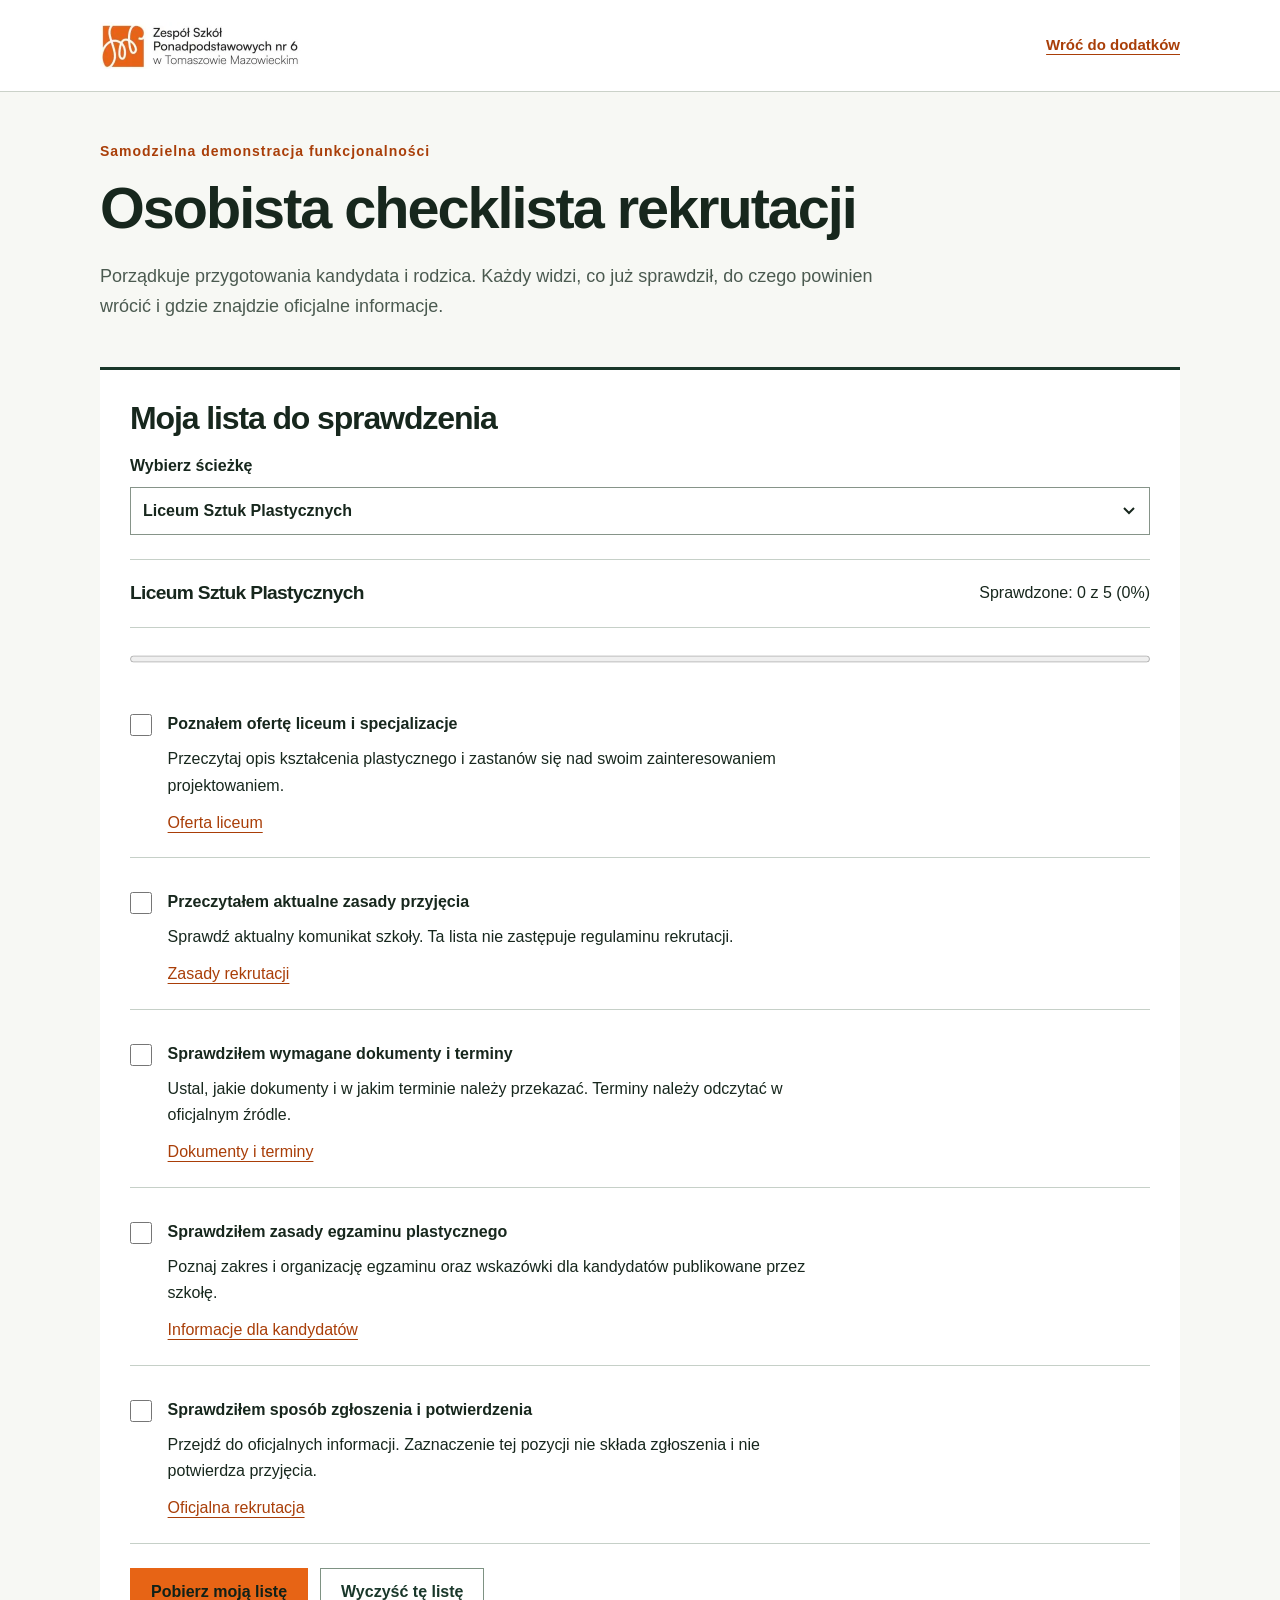
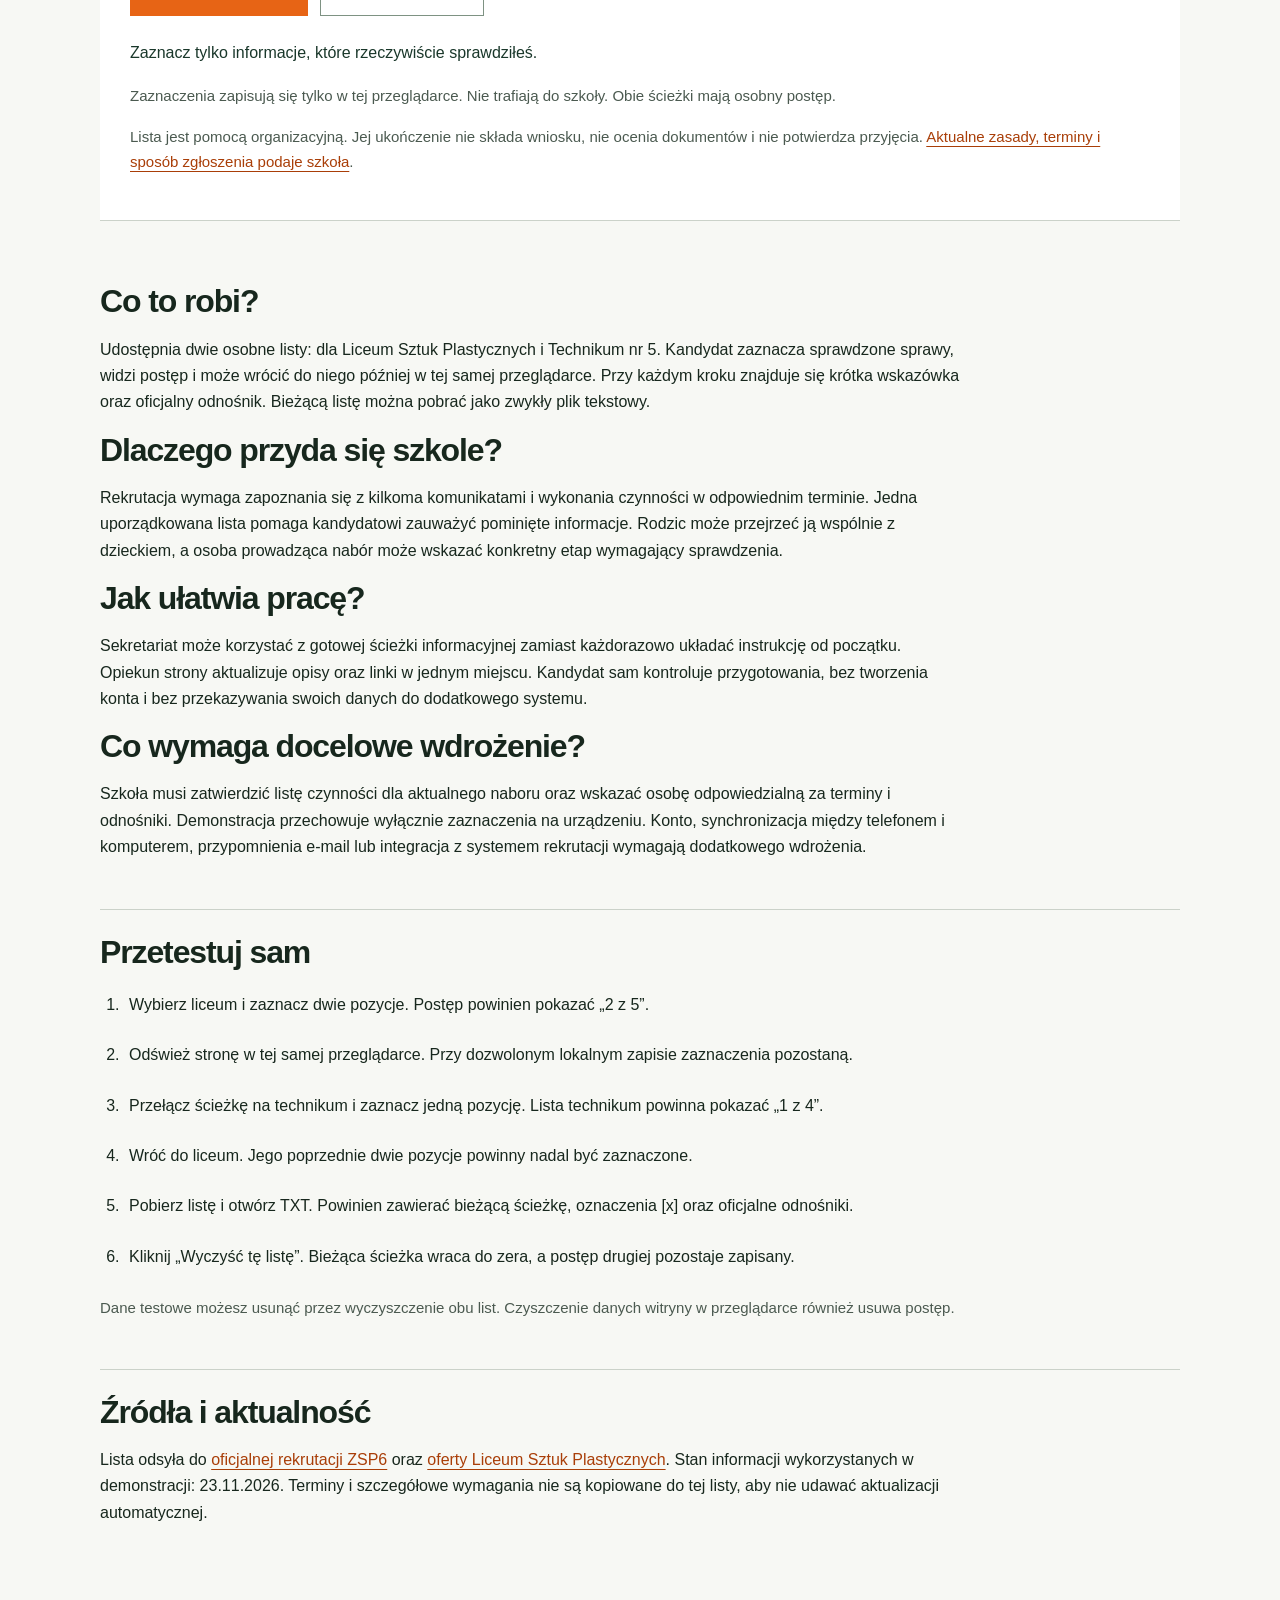
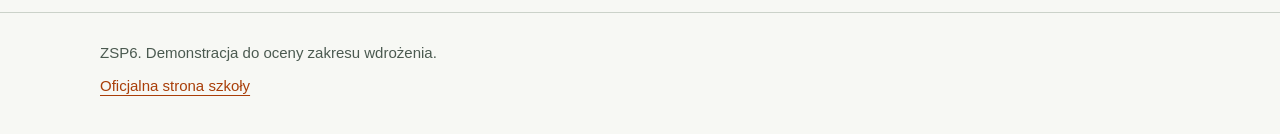
<file: dodatki/moduly/checklista-rekrutacji/index.html>
<!doctype html><html lang="pl"><head><meta charset="utf-8"><meta name="viewport" content="width=device-width,initial-scale=1"><meta name="robots" content="noindex,nofollow"><title>Checklista rekrutacji | ZSP6</title><meta name="description" content="Osobista checklista przygotowań do rekrutacji w ZSP6. Dwie ścieżki, lokalny zapis postępu, pobranie listy i instrukcja testowania."><link rel="stylesheet" href="assets/base.css"><link rel="stylesheet" href="module.css"><script type="module" src="module.mjs"></script></head><body><a class="skip-link" href="#main">Przejdź do treści</a><header class="site-header"><div class="wrap"><a class="brand" href="../../index.html" aria-label="ZSP6, katalog dodatków"><img src="assets/logo.webp" width="440" height="94" alt="Zespół Szkół Ponadpodstawowych nr 6 w Tomaszowie Mazowieckim"></a><a href="../../index.html">Wróć do dodatków</a></div></header>
<main id="main" class="wrap" tabindex="-1"><section class="intro"><p class="eyebrow">Samodzielna demonstracja funkcjonalności</p><h1>Osobista checklista rekrutacji</h1><p>Porządkuje przygotowania kandydata i rodzica. Każdy widzi, co już sprawdził, do czego powinien wrócić i gdzie znajdzie oficjalne informacje.</p></section>
<section class="demo" aria-labelledby="demo-title"><h2 id="demo-title">Moja lista do sprawdzenia</h2><label class="field" for="profile">Wybierz ścieżkę<select id="profile"><option value="liceum">Liceum Sztuk Plastycznych</option><option value="technikum">Technikum nr 5</option></select></label><div class="progress-line"><h3 id="current-path">Liceum Sztuk Plastycznych</h3><p id="progress-count" aria-live="polite">Sprawdzone: 0 z 5 (0%)</p></div><progress id="progress" max="5" value="0" aria-label="Postęp przygotowań do rekrutacji"></progress><ul class="task-list" id="task-list" aria-label="Etapy przygotowań"></ul><div class="actions"><button id="download" class="button" type="button">Pobierz moją listę</button><button id="reset" class="button button-secondary" type="button">Wyczyść tę listę</button></div><p id="checklist-status" class="status" role="status">Zaznacz tylko informacje, które rzeczywiście sprawdziłeś.</p><p class="note" id="storage-note"></p><p class="note">Lista jest pomocą organizacyjną. Jej ukończenie nie składa wniosku, nie ocenia dokumentów i nie potwierdza przyjęcia. <a href="https://zsp6tom.pl/?page_id=2537" target="_blank" rel="noopener noreferrer">Aktualne zasady, terminy i sposób zgłoszenia podaje szkoła</a>.</p><noscript><p>Zapamiętywanie i interaktywna lista wymagają JavaScript. <a href="https://zsp6tom.pl/?page_id=2537">Otwórz oficjalne informacje rekrutacyjne</a>.</p></noscript></section>
<section class="explanation"><h2>Co to robi?</h2><p>Udostępnia dwie osobne listy: dla Liceum Sztuk Plastycznych i Technikum nr 5. Kandydat zaznacza sprawdzone sprawy, widzi postęp i może wrócić do niego później w tej samej przeglądarce. Przy każdym kroku znajduje się krótka wskazówka oraz oficjalny odnośnik. Bieżącą listę można pobrać jako zwykły plik tekstowy.</p><h2>Dlaczego przyda się szkole?</h2><p>Rekrutacja wymaga zapoznania się z kilkoma komunikatami i wykonania czynności w odpowiednim terminie. Jedna uporządkowana lista pomaga kandydatowi zauważyć pominięte informacje. Rodzic może przejrzeć ją wspólnie z dzieckiem, a osoba prowadząca nabór może wskazać konkretny etap wymagający sprawdzenia.</p><h2>Jak ułatwia pracę?</h2><p>Sekretariat może korzystać z gotowej ścieżki informacyjnej zamiast każdorazowo układać instrukcję od początku. Opiekun strony aktualizuje opisy oraz linki w jednym miejscu. Kandydat sam kontroluje przygotowania, bez tworzenia konta i bez przekazywania swoich danych do dodatkowego systemu.</p><h2>Co wymaga docelowe wdrożenie?</h2><p>Szkoła musi zatwierdzić listę czynności dla aktualnego naboru oraz wskazać osobę odpowiedzialną za terminy i odnośniki. Demonstracja przechowuje wyłącznie zaznaczenia na urządzeniu. Konto, synchronizacja między telefonem i komputerem, przypomnienia e-mail lub integracja z systemem rekrutacji wymagają dodatkowego wdrożenia.</p></section>
<section class="explanation" aria-labelledby="test"><h2 id="test">Przetestuj sam</h2><ol class="test-list"><li>Wybierz liceum i zaznacz dwie pozycje. Postęp powinien pokazać „2 z 5”.</li><li>Odśwież stronę w tej samej przeglądarce. Przy dozwolonym lokalnym zapisie zaznaczenia pozostaną.</li><li>Przełącz ścieżkę na technikum i zaznacz jedną pozycję. Lista technikum powinna pokazać „1 z 4”.</li><li>Wróć do liceum. Jego poprzednie dwie pozycje powinny nadal być zaznaczone.</li><li>Pobierz listę i otwórz TXT. Powinien zawierać bieżącą ścieżkę, oznaczenia [x] oraz oficjalne odnośniki.</li><li>Kliknij „Wyczyść tę listę”. Bieżąca ścieżka wraca do zera, a postęp drugiej pozostaje zapisany.</li></ol><p class="note">Dane testowe możesz usunąć przez wyczyszczenie obu list. Czyszczenie danych witryny w przeglądarce również usuwa postęp.</p></section>
<section class="explanation"><h2>Źródła i aktualność</h2><p>Lista odsyła do <a href="https://zsp6tom.pl/?page_id=2537" target="_blank" rel="noopener noreferrer">oficjalnej rekrutacji ZSP6</a> oraz <a href="https://zsp6tom.pl/?page_id=3467" target="_blank" rel="noopener noreferrer">oferty Liceum Sztuk Plastycznych</a>. Stan informacji wykorzystanych w demonstracji: 23.11.2026. Terminy i szczegółowe wymagania nie są kopiowane do tej listy, aby nie udawać aktualizacji automatycznej.</p></section></main><footer class="site-footer"><div class="wrap"><p>ZSP6. Demonstracja do oceny zakresu wdrożenia.</p><a href="https://zsp6tom.pl/" target="_blank" rel="noopener noreferrer">Oficjalna strona szkoły</a></div></footer></body></html>
</file>
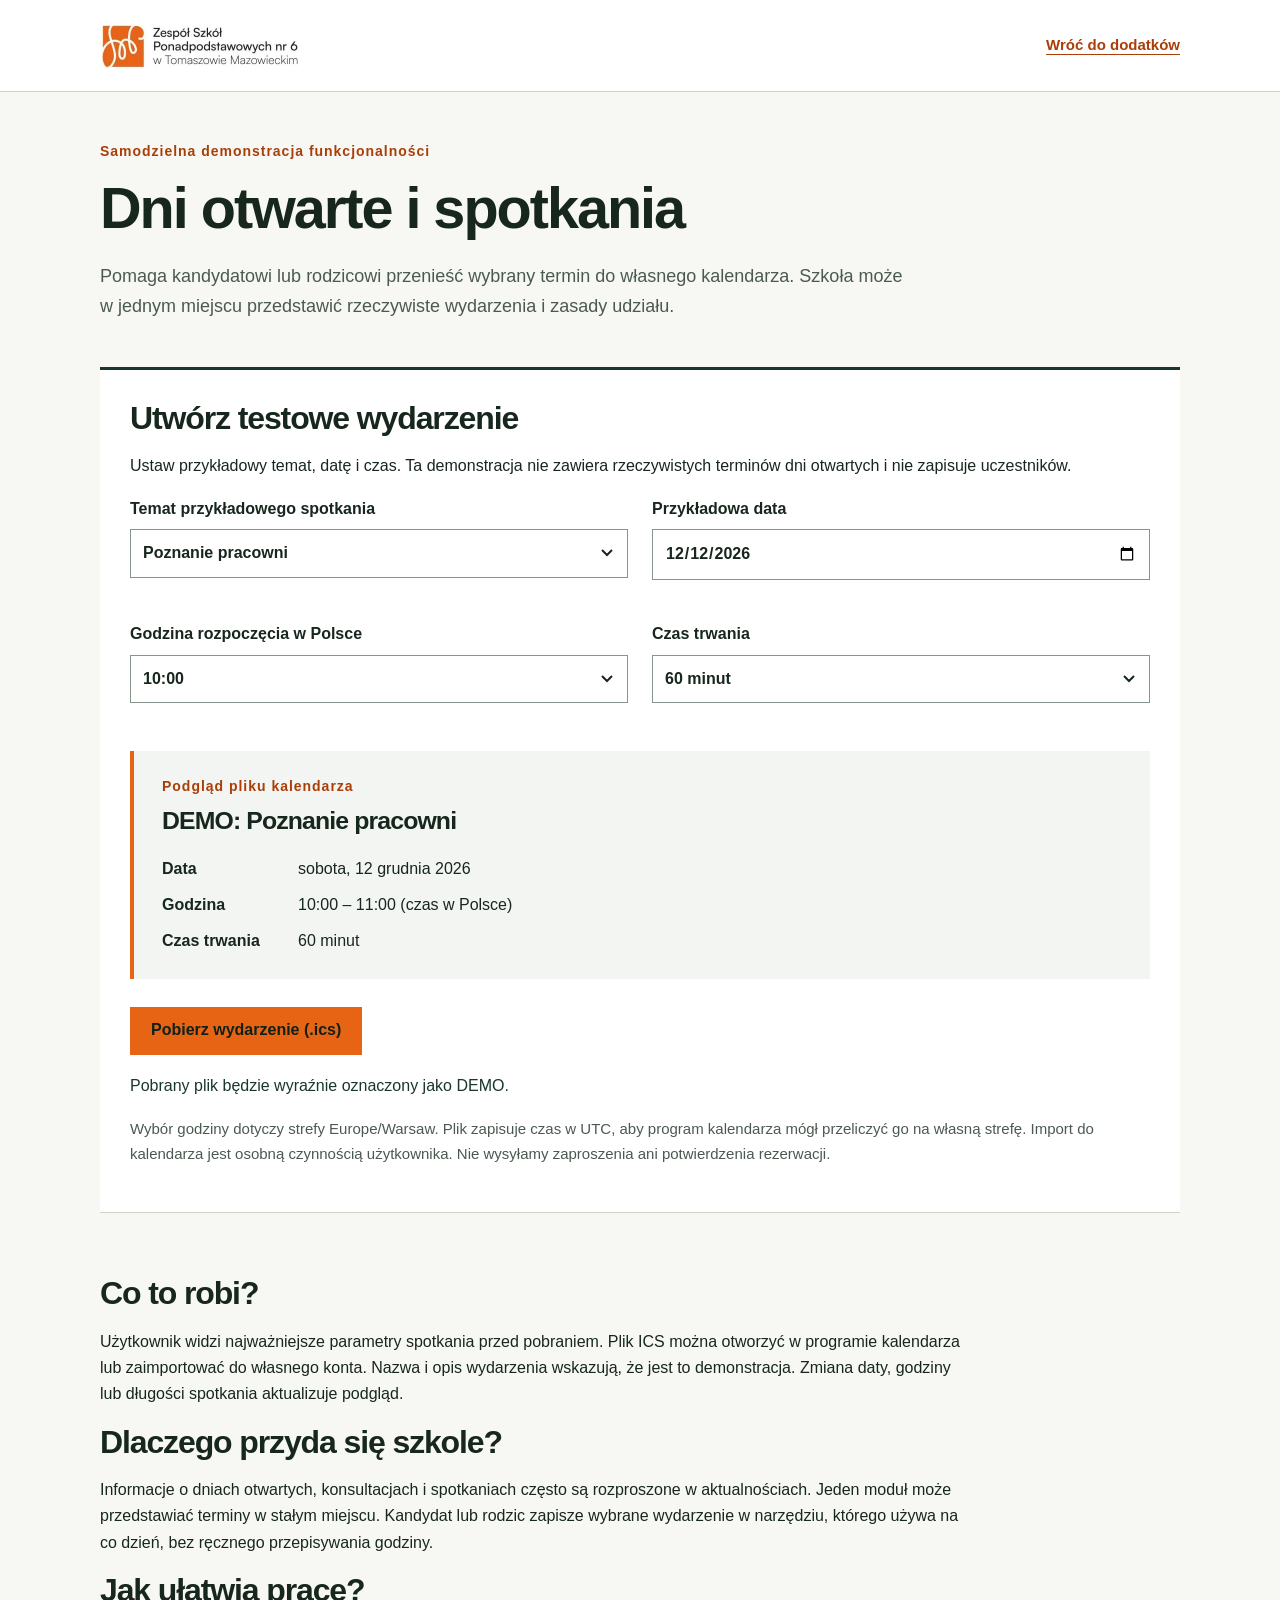
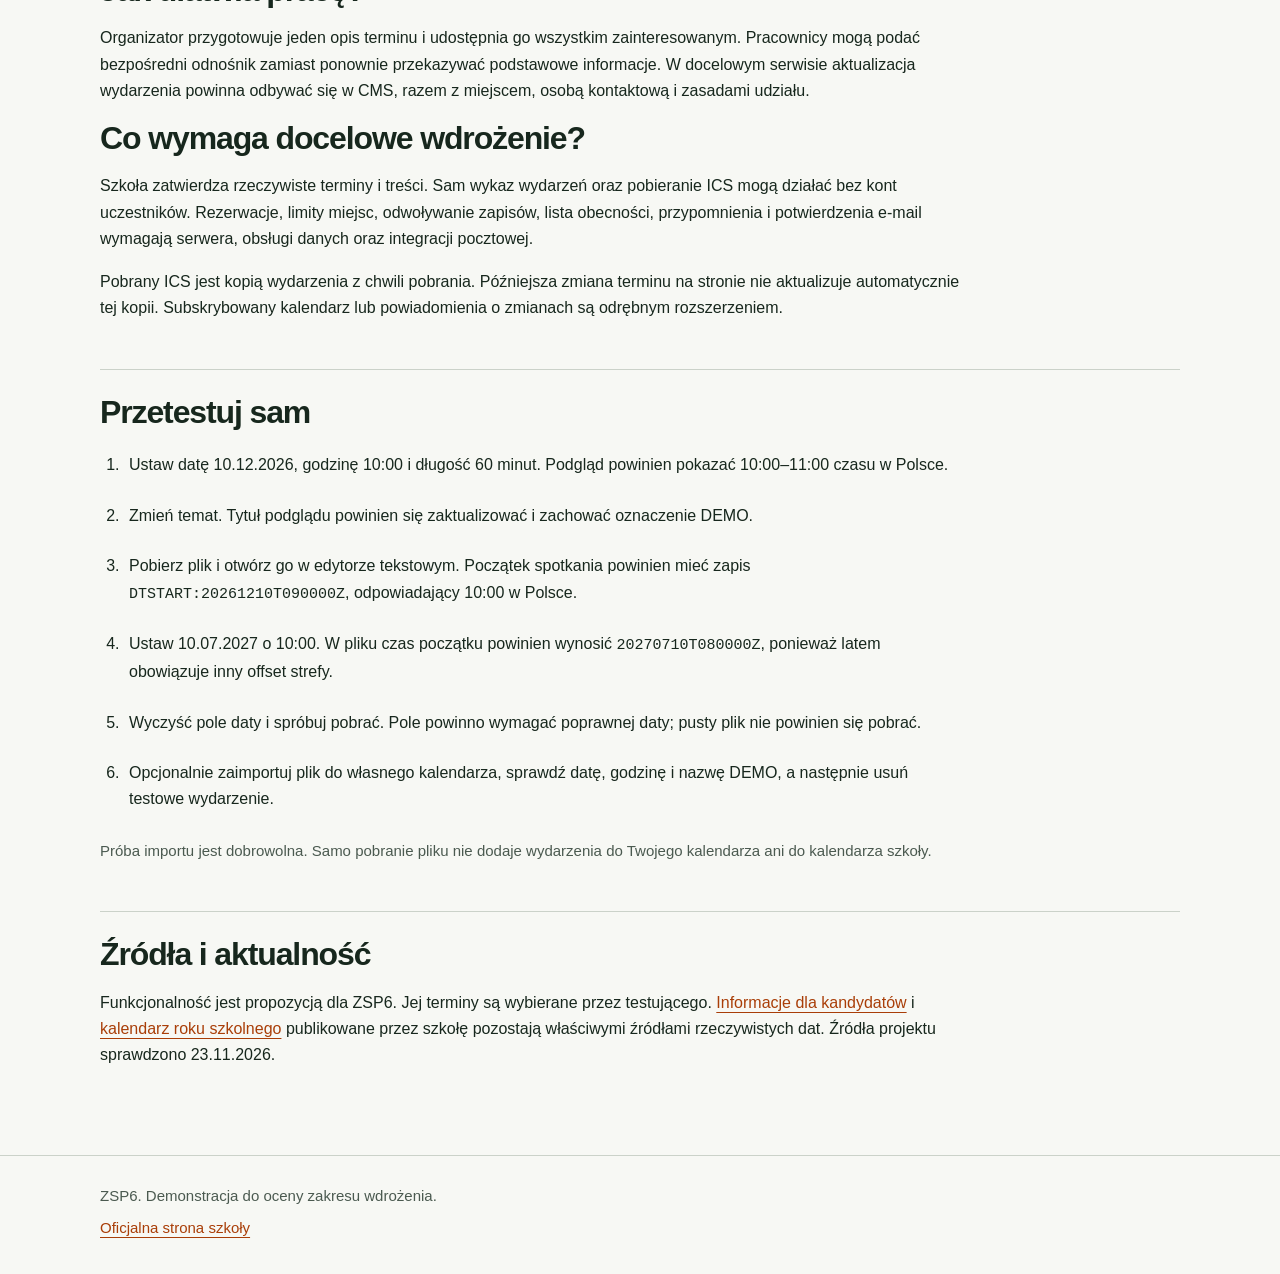
<file: dodatki/moduly/dni-otwarte/index.html>
<!doctype html><html lang="pl"><head><meta charset="utf-8"><meta name="viewport" content="width=device-width,initial-scale=1"><meta name="robots" content="noindex,nofollow"><title>Dni otwarte i spotkania | ZSP6</title><meta name="description" content="Demonstracja wyboru terminu i eksportu spotkania do kalendarza. Zobacz zastosowanie w szkole, zakres wdrożenia oraz scenariusze testowania."><link rel="stylesheet" href="assets/base.css"><link rel="stylesheet" href="module.css"><script type="module" src="module.mjs"></script></head><body><a class="skip-link" href="#main">Przejdź do treści</a><header class="site-header"><div class="wrap"><a class="brand" href="../../index.html" aria-label="ZSP6, katalog dodatków"><img src="assets/logo.webp" width="440" height="94" alt="Zespół Szkół Ponadpodstawowych nr 6 w Tomaszowie Mazowieckim"></a><a href="../../index.html">Wróć do dodatków</a></div></header>
<main id="main" class="wrap" tabindex="-1"><section class="intro"><p class="eyebrow">Samodzielna demonstracja funkcjonalności</p><h1>Dni otwarte i spotkania</h1><p>Pomaga kandydatowi lub rodzicowi przenieść wybrany termin do własnego kalendarza. Szkoła może w jednym miejscu przedstawić rzeczywiste wydarzenia i zasady udziału.</p></section>
<section class="demo" aria-labelledby="demo-title"><h2 id="demo-title">Utwórz testowe wydarzenie</h2><p>Ustaw przykładowy temat, datę i czas. Ta demonstracja nie zawiera rzeczywistych terminów dni otwartych i nie zapisuje uczestników.</p><div class="meeting-fields"><label class="field" for="meeting-topic">Temat przykładowego spotkania<select id="meeting-topic"><option value="pracownie">Poznanie pracowni</option><option value="oferta">Rozmowa o kierunkach</option><option value="rekrutacja">Pytania o rekrutację</option></select></label><label class="field" for="meeting-date">Przykładowa data<input type="date" id="meeting-date" min="2000-01-01" max="2100-12-31" required></label><label class="field" for="meeting-time">Godzina rozpoczęcia w Polsce<select id="meeting-time"><option value="10:00">10:00</option><option value="12:00">12:00</option><option value="16:00">16:00</option></select></label><label class="field" for="meeting-duration">Czas trwania<select id="meeting-duration"><option value="30">30 minut</option><option value="60" selected>60 minut</option><option value="90">90 minut</option></select></label></div><article id="event-preview" class="event-preview" aria-labelledby="preview-title"><p class="eyebrow">Podgląd pliku kalendarza</p><h3 id="preview-title">Przykładowe wydarzenie DEMO</h3><dl><dt>Data</dt><dd id="preview-date"></dd><dt>Godzina</dt><dd id="preview-time"></dd><dt>Czas trwania</dt><dd id="preview-duration"></dd></dl></article><button type="button" class="button" id="export">Pobierz wydarzenie (.ics)</button><p class="status" id="calendar-status" role="status">Pobrany plik będzie wyraźnie oznaczony jako DEMO.</p><p class="note">Wybór godziny dotyczy strefy Europe/Warsaw. Plik zapisuje czas w UTC, aby program kalendarza mógł przeliczyć go na własną strefę. Import do kalendarza jest osobną czynnością użytkownika. Nie wysyłamy zaproszenia ani potwierdzenia rezerwacji.</p><noscript><p>Podgląd i eksport wymagają JavaScript. <a href="https://zsp6tom.pl/?page_id=2537">Rzeczywiste informacje dla kandydatów sprawdzisz na stronie szkoły</a>.</p></noscript></section>
<section class="explanation"><h2>Co to robi?</h2><p>Użytkownik widzi najważniejsze parametry spotkania przed pobraniem. Plik ICS można otworzyć w programie kalendarza lub zaimportować do własnego konta. Nazwa i opis wydarzenia wskazują, że jest to demonstracja. Zmiana daty, godziny lub długości spotkania aktualizuje podgląd.</p><h2>Dlaczego przyda się szkole?</h2><p>Informacje o dniach otwartych, konsultacjach i spotkaniach często są rozproszone w aktualnościach. Jeden moduł może przedstawiać terminy w stałym miejscu. Kandydat lub rodzic zapisze wybrane wydarzenie w narzędziu, którego używa na co dzień, bez ręcznego przepisywania godziny.</p><h2>Jak ułatwia pracę?</h2><p>Organizator przygotowuje jeden opis terminu i udostępnia go wszystkim zainteresowanym. Pracownicy mogą podać bezpośredni odnośnik zamiast ponownie przekazywać podstawowe informacje. W docelowym serwisie aktualizacja wydarzenia powinna odbywać się w CMS, razem z miejscem, osobą kontaktową i zasadami udziału.</p><h2>Co wymaga docelowe wdrożenie?</h2><p>Szkoła zatwierdza rzeczywiste terminy i treści. Sam wykaz wydarzeń oraz pobieranie ICS mogą działać bez kont uczestników. Rezerwacje, limity miejsc, odwoływanie zapisów, lista obecności, przypomnienia i potwierdzenia e-mail wymagają serwera, obsługi danych oraz integracji pocztowej.</p><p>Pobrany ICS jest kopią wydarzenia z chwili pobrania. Późniejsza zmiana terminu na stronie nie aktualizuje automatycznie tej kopii. Subskrybowany kalendarz lub powiadomienia o zmianach są odrębnym rozszerzeniem.</p></section>
<section class="explanation" aria-labelledby="test"><h2 id="test">Przetestuj sam</h2><ol class="test-list"><li>Ustaw datę 10.12.2026, godzinę 10:00 i długość 60 minut. Podgląd powinien pokazać 10:00–11:00 czasu w Polsce.</li><li>Zmień temat. Tytuł podglądu powinien się zaktualizować i zachować oznaczenie DEMO.</li><li>Pobierz plik i otwórz go w edytorze tekstowym. Początek spotkania powinien mieć zapis <code>DTSTART:20261210T090000Z</code>, odpowiadający 10:00 w Polsce.</li><li>Ustaw 10.07.2027 o 10:00. W pliku czas początku powinien wynosić <code>20270710T080000Z</code>, ponieważ latem obowiązuje inny offset strefy.</li><li>Wyczyść pole daty i spróbuj pobrać. Pole powinno wymagać poprawnej daty; pusty plik nie powinien się pobrać.</li><li>Opcjonalnie zaimportuj plik do własnego kalendarza, sprawdź datę, godzinę i nazwę DEMO, a następnie usuń testowe wydarzenie.</li></ol><p class="note">Próba importu jest dobrowolna. Samo pobranie pliku nie dodaje wydarzenia do Twojego kalendarza ani do kalendarza szkoły.</p></section>
<section class="explanation"><h2>Źródła i aktualność</h2><p>Funkcjonalność jest propozycją dla ZSP6. Jej terminy są wybierane przez testującego. <a href="https://zsp6tom.pl/?page_id=2537" target="_blank" rel="noopener noreferrer">Informacje dla kandydatów</a> i <a href="https://zsp6tom.pl/?page_id=3042" target="_blank" rel="noopener noreferrer">kalendarz roku szkolnego</a> publikowane przez szkołę pozostają właściwymi źródłami rzeczywistych dat. Źródła projektu sprawdzono 23.11.2026.</p></section></main><footer class="site-footer"><div class="wrap"><p>ZSP6. Demonstracja do oceny zakresu wdrożenia.</p><a href="https://zsp6tom.pl/" target="_blank" rel="noopener noreferrer">Oficjalna strona szkoły</a></div></footer></body></html>
</file>
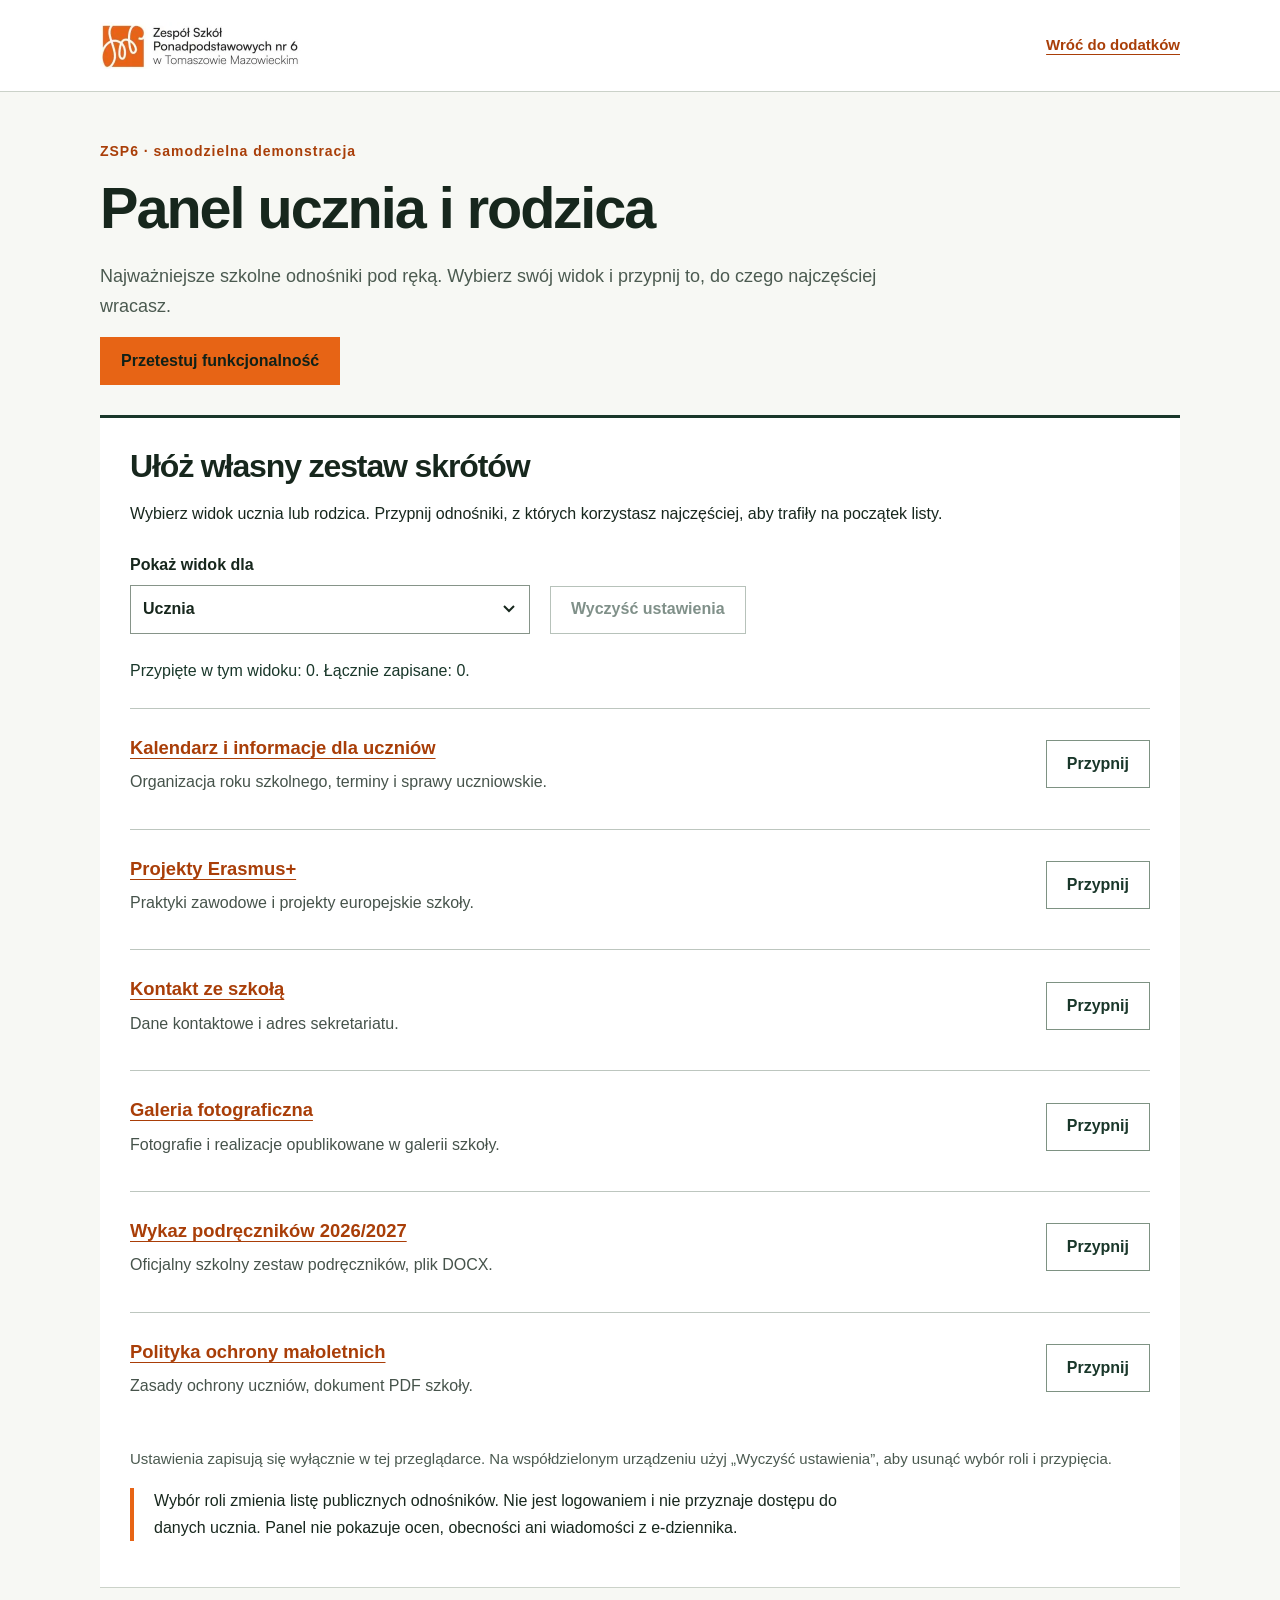
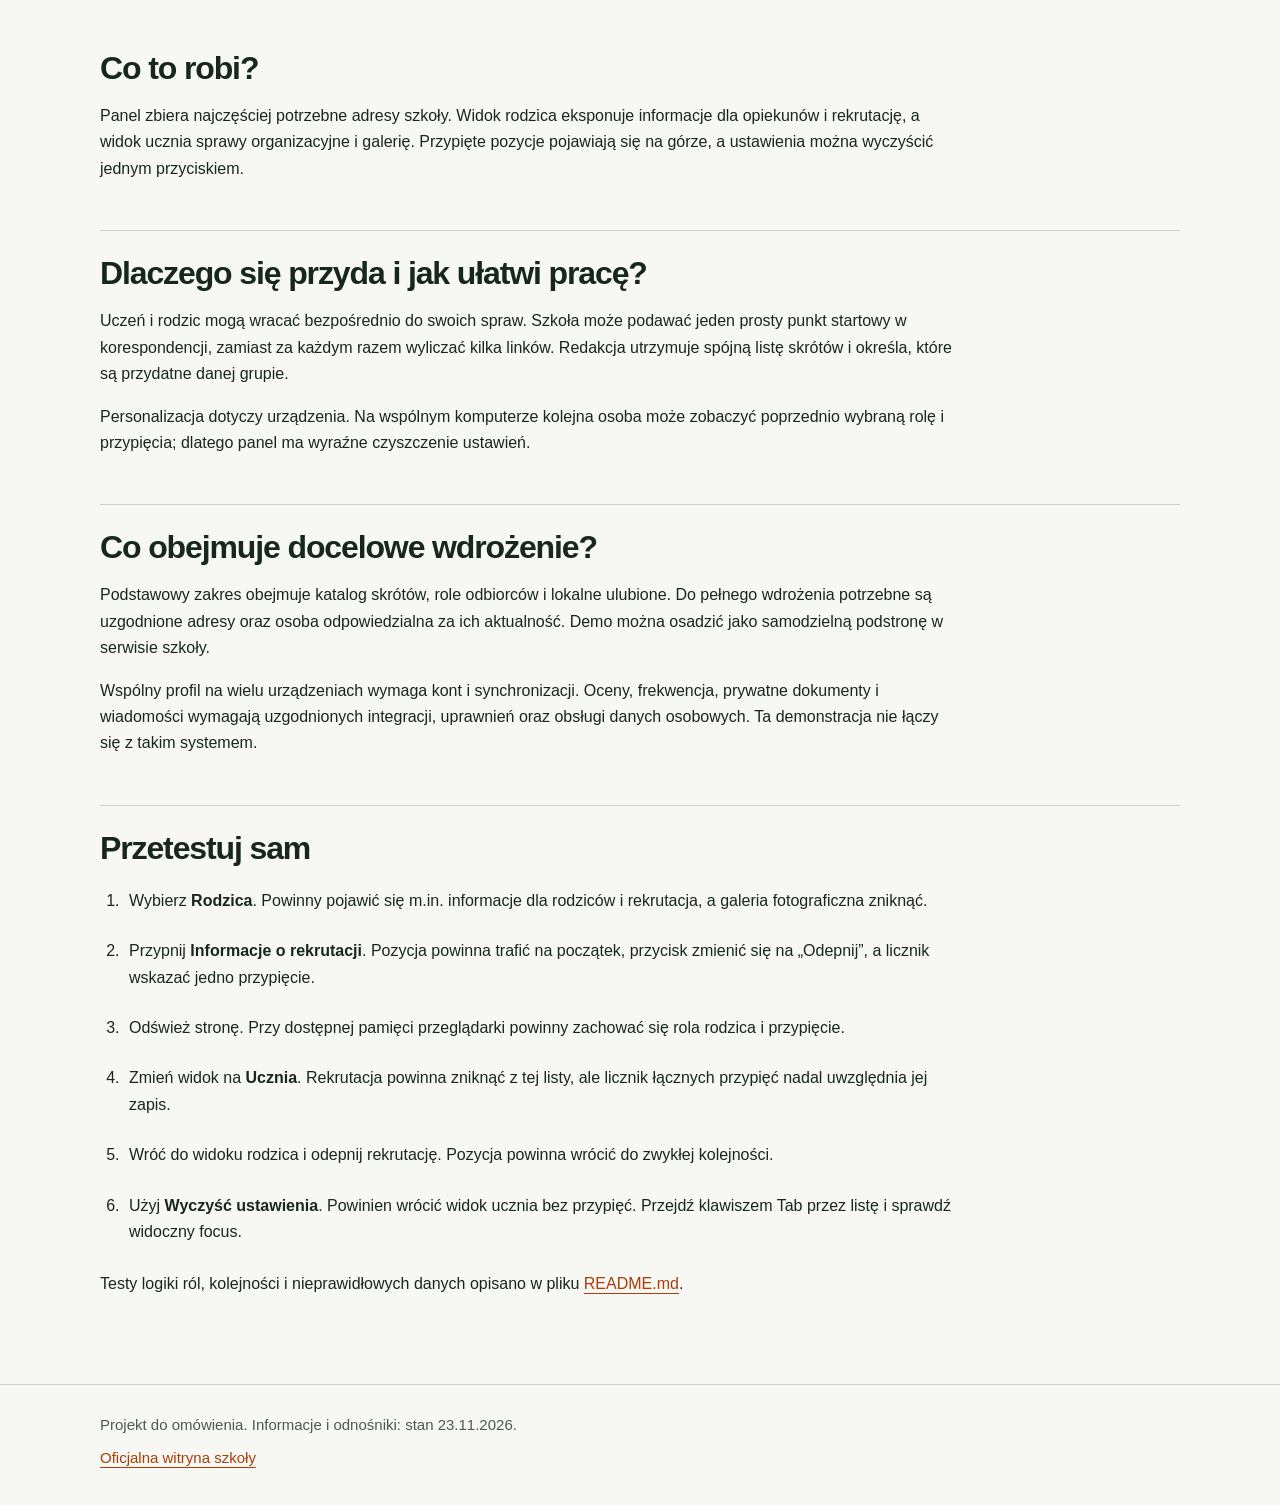
<file: dodatki/moduly/panel-ucznia-rodzica/index.html>
<!doctype html>
<html lang="pl"><head><meta charset="utf-8"><meta name="viewport" content="width=device-width,initial-scale=1"><meta name="robots" content="noindex,nofollow"><title>Panel ucznia i rodzica | ZSP6 · demonstracja</title><meta name="description" content="Najważniejsze szkolne odnośniki pod ręką. Wybierz swój widok i przypnij to, do czego najczęściej wracasz."><link rel="stylesheet" href="assets/base.css"><link rel="stylesheet" href="module.css"></head>
<body><a class="skip-link" href="#main">Przejdź do treści</a><header class="site-header"><div class="wrap"><a class="brand" href="../../index.html" aria-label="ZSP6, katalog dodatków"><img src="assets/logo.webp" alt="Zespół Szkół Ponadpodstawowych nr 6 w Tomaszowie Mazowieckim" width="440" height="94"></a><a href="../../index.html">Wróć do dodatków</a></div></header>
<main id="main" class="wrap" tabindex="-1"><section class="intro"><p class="eyebrow">ZSP6 · samodzielna demonstracja</p><h1>Panel ucznia i rodzica</h1><p>Najważniejsze szkolne odnośniki pod ręką. Wybierz swój widok i przypnij to, do czego najczęściej wracasz.</p><a class="button" href="#demo">Przetestuj funkcjonalność</a></section>
<section class="demo" id="demo" aria-labelledby="demo-title"><h2 id="demo-title">Ułóż własny zestaw skrótów</h2><p>Wybierz widok ucznia lub rodzica. Przypnij odnośniki, z których korzystasz najczęściej, aby trafiły na początek listy.</p><div class="panel-controls"><label class="field" for="panel-role">Pokaż widok dla<select id="panel-role"><option value="uczen">Ucznia</option><option value="rodzic">Rodzica</option></select></label><button type="button" class="button button-secondary" id="panel-reset">Wyczyść ustawienia</button></div><p class="status" id="panel-status" aria-live="polite" aria-atomic="true">Ładowanie skrótów.</p><ul class="shortcut-list" id="panel-links"></ul><p class="note" id="panel-storage"></p><p class="panel-boundary">Wybór roli zmienia listę publicznych odnośników. Nie jest logowaniem i nie przyznaje dostępu do danych ucznia. Panel nie pokazuje ocen, obecności ani wiadomości z e-dziennika.</p><noscript><p class="note">Personalizacja wymaga JavaScript. Możesz skorzystać z wszystkich odnośników poniżej.</p><ul><li><a href="https://zsp6tom.pl/?page_id=2537" target="_blank" rel="noopener noreferrer">Informacje o rekrutacji</a></li><li><a href="https://zsp6tom.pl/?page_id=3042" target="_blank" rel="noopener noreferrer">Kalendarz i informacje dla uczniów</a></li><li><a href="https://zsp6tom.pl/?page_id=2906" target="_blank" rel="noopener noreferrer">Informacje dla rodziców</a></li><li><a href="https://zsp6tom.pl/?page_id=1749" target="_blank" rel="noopener noreferrer">Projekty Erasmus+</a></li><li><a href="https://zsp6tom.pl/?page_id=318" target="_blank" rel="noopener noreferrer">Kontakt ze szkołą</a></li><li><a href="https://zsp6tom.pl/?page_id=260" target="_blank" rel="noopener noreferrer">Galeria fotograficzna</a></li><li><a href="https://zsp6tom.pl/wp-content/uploads/2026/08/SZKOLNY-ZESTAW-PODRECZNIKOW-na-rok-szkolny-2026.docx" target="_blank" rel="noopener noreferrer">Wykaz podręczników 2026/2027</a></li><li><a href="https://zsp6tom.pl/wp-content/uploads/2024/02/POLITYKA-OCHRONY-MALOLETNICH-w-ZSP-nr-6.pdf" target="_blank" rel="noopener noreferrer">Polityka ochrony małoletnich</a></li></ul></noscript></section>
<section class="explanation" aria-labelledby="what-title"><h2 id="what-title">Co to robi?</h2><p>Panel zbiera najczęściej potrzebne adresy szkoły. Widok rodzica eksponuje informacje dla opiekunów i rekrutację, a widok ucznia sprawy organizacyjne i galerię. Przypięte pozycje pojawiają się na górze, a ustawienia można wyczyścić jednym przyciskiem.</p></section>
<section class="explanation" aria-labelledby="benefit-title"><h2 id="benefit-title">Dlaczego się przyda i jak ułatwi pracę?</h2><p>Uczeń i rodzic mogą wracać bezpośrednio do swoich spraw. Szkoła może podawać jeden prosty punkt startowy w korespondencji, zamiast za każdym razem wyliczać kilka linków. Redakcja utrzymuje spójną listę skrótów i określa, które są przydatne danej grupie.</p><p>Personalizacja dotyczy urządzenia. Na wspólnym komputerze kolejna osoba może zobaczyć poprzednio wybraną rolę i przypięcia; dlatego panel ma wyraźne czyszczenie ustawień.</p></section>
<section class="explanation" aria-labelledby="implementation-title"><h2 id="implementation-title">Co obejmuje docelowe wdrożenie?</h2><p>Podstawowy zakres obejmuje katalog skrótów, role odbiorców i lokalne ulubione. Do pełnego wdrożenia potrzebne są uzgodnione adresy oraz osoba odpowiedzialna za ich aktualność. Demo można osadzić jako samodzielną podstronę w serwisie szkoły.</p><p>Wspólny profil na wielu urządzeniach wymaga kont i synchronizacji. Oceny, frekwencja, prywatne dokumenty i wiadomości wymagają uzgodnionych integracji, uprawnień oraz obsługi danych osobowych. Ta demonstracja nie łączy się z takim systemem.</p></section>
<section class="explanation" aria-labelledby="testing-title"><h2 id="testing-title">Przetestuj sam</h2><ol class="test-list"><li>Wybierz <strong>Rodzica</strong>. Powinny pojawić się m.in. informacje dla rodziców i rekrutacja, a galeria fotograficzna zniknąć.</li><li>Przypnij <strong>Informacje o rekrutacji</strong>. Pozycja powinna trafić na początek, przycisk zmienić się na „Odepnij”, a licznik wskazać jedno przypięcie.</li><li>Odśwież stronę. Przy dostępnej pamięci przeglądarki powinny zachować się rola rodzica i przypięcie.</li><li>Zmień widok na <strong>Ucznia</strong>. Rekrutacja powinna zniknąć z tej listy, ale licznik łącznych przypięć nadal uwzględnia jej zapis.</li><li>Wróć do widoku rodzica i odepnij rekrutację. Pozycja powinna wrócić do zwykłej kolejności.</li><li>Użyj <strong>Wyczyść ustawienia</strong>. Powinien wrócić widok ucznia bez przypięć. Przejdź klawiszem Tab przez listę i sprawdź widoczny focus.</li></ol><p>Testy logiki ról, kolejności i nieprawidłowych danych opisano w pliku <a href="README.md">README.md</a>.</p></section>
</main><footer class="site-footer"><div class="wrap"><p>Projekt do omówienia. Informacje i odnośniki: stan 23.11.2026.</p><a href="https://zsp6tom.pl/" target="_blank" rel="noopener noreferrer">Oficjalna witryna szkoły</a></div></footer><script type="module" src="module.mjs"></script></body></html>
</file>
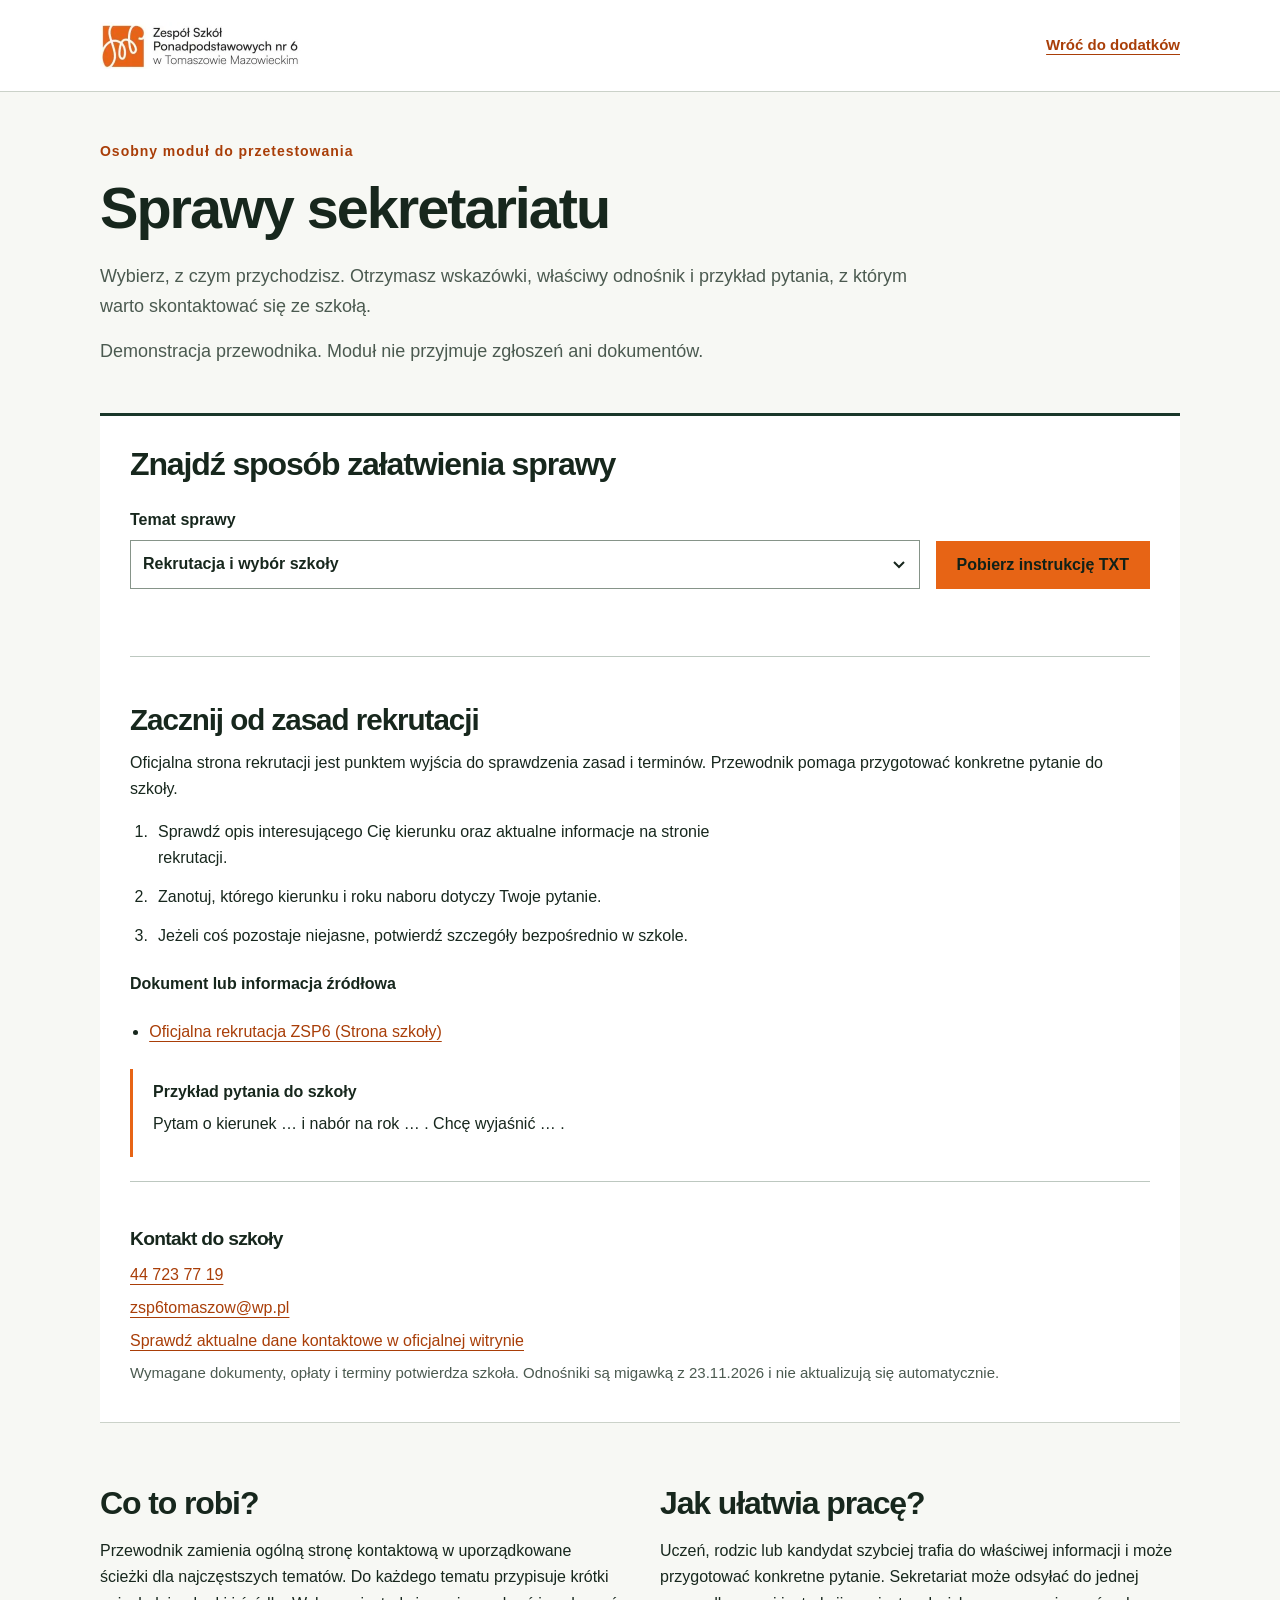
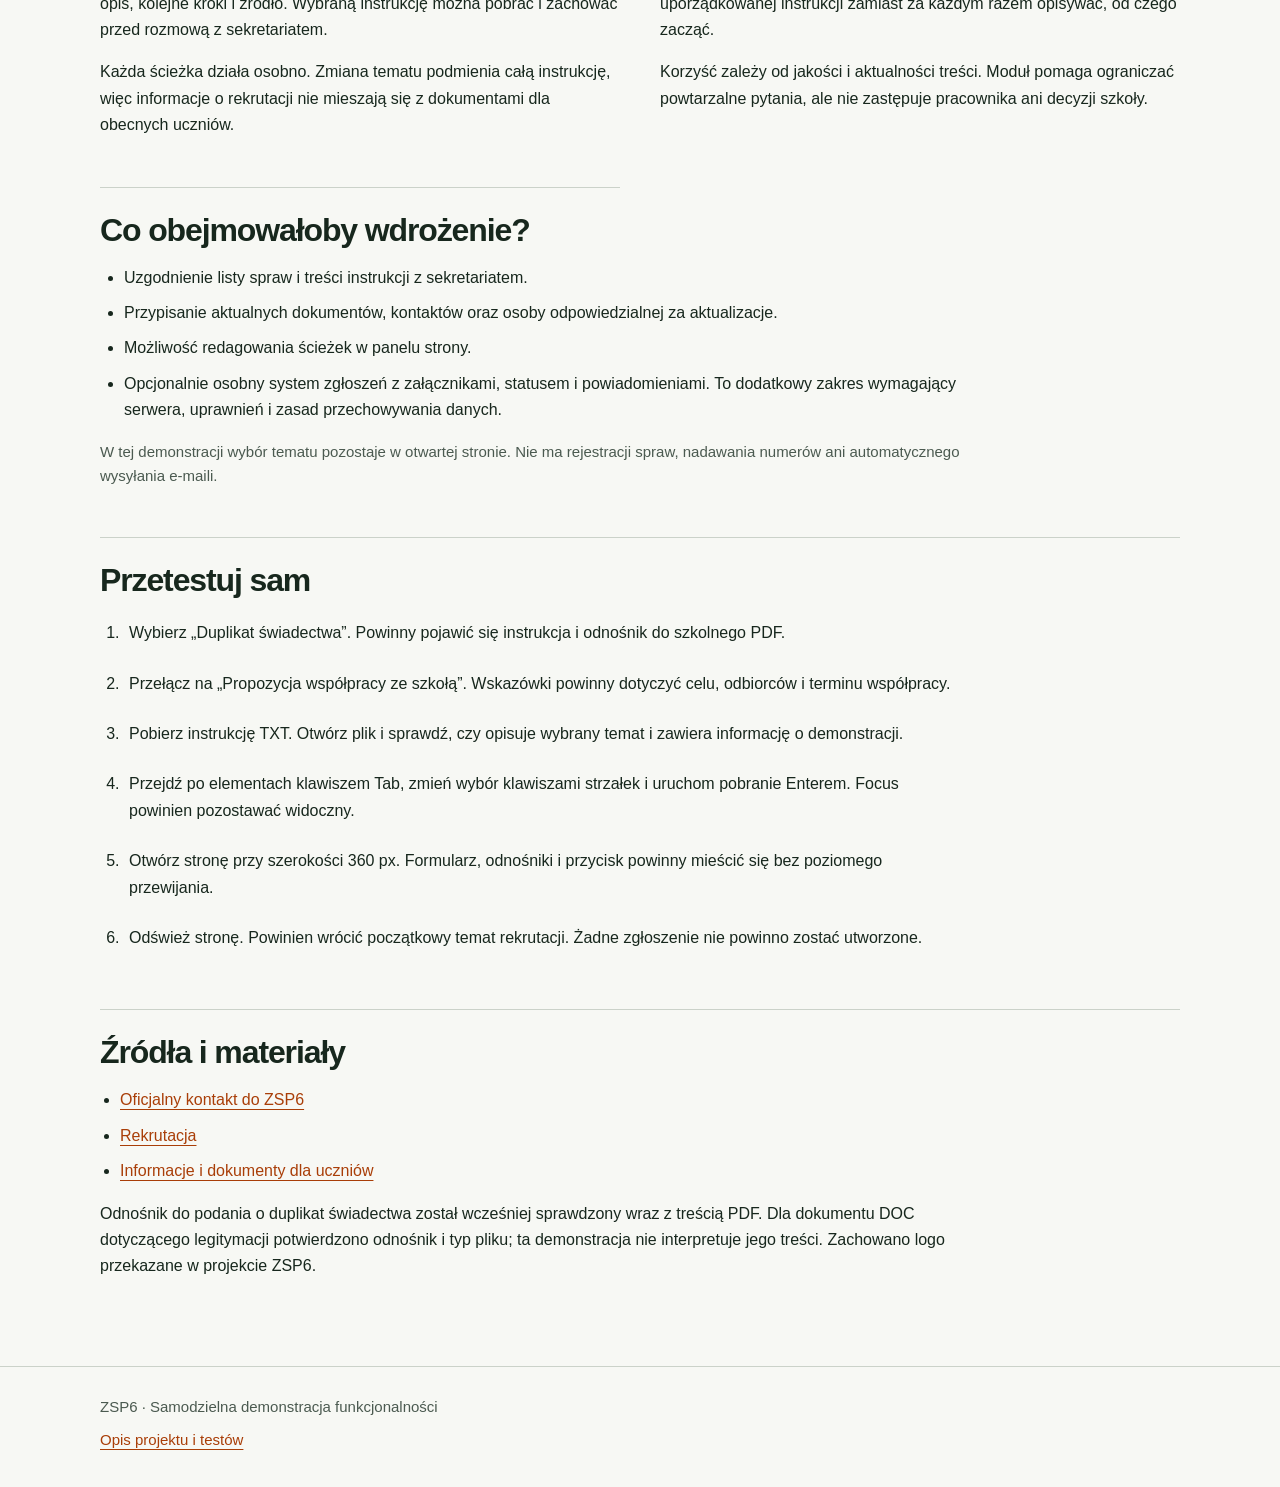
<file: dodatki/moduly/sprawy-sekretariatu/index.html>
<!doctype html>
<html lang="pl">
<head>
  <meta charset="utf-8"><meta name="viewport" content="width=device-width,initial-scale=1">
  <title>Sprawy sekretariatu | Demonstracja funkcjonalności ZSP6</title>
  <meta name="description" content="Samodzielna demonstracja przewodnika po sprawach sekretariatu ZSP6. Wybierz temat, poznaj kolejne kroki i pobierz instrukcję do przetestowania.">
  <meta name="robots" content="noindex,nofollow">
  <link rel="stylesheet" href="assets/base.css"><link rel="stylesheet" href="module.css">
  <script type="module" src="module.mjs"></script>
</head>
<body>
<a class="skip-link" href="#main">Przejdź do treści</a>
<header class="site-header"><div class="wrap"><a class="brand" href="../../index.html" aria-label="ZSP6, katalog dodatków"><img src="assets/logo.webp" width="440" height="94" alt="Zespół Szkół Ponadpodstawowych nr 6 w Tomaszowie Mazowieckim"></a><a href="../../index.html">Wróć do dodatków</a></div></header>
<main id="main" class="wrap">
  <section class="intro" aria-labelledby="page-title"><p class="eyebrow">Osobny moduł do przetestowania</p><h1 id="page-title">Sprawy sekretariatu</h1><p>Wybierz, z czym przychodzisz. Otrzymasz wskazówki, właściwy odnośnik i przykład pytania, z którym warto skontaktować się ze szkołą.</p><p class="note">Demonstracja przewodnika. Moduł nie przyjmuje zgłoszeń ani dokumentów.</p></section>

  <section class="demo" aria-labelledby="demo-title"><h2 id="demo-title">Znajdź sposób załatwienia sprawy</h2>
    <div id="office-controls" class="office-controls" hidden><label class="field" for="office-topic">Temat sprawy<select id="office-topic"><option value="kandydat">Rekrutacja i wybór szkoły</option><option value="zaswiadczenie">Zaświadczenie lub inny dokument</option><option value="swiadectwo">Duplikat świadectwa</option><option value="legitymacja">Duplikat legitymacji</option><option value="wspolpraca">Propozycja współpracy ze szkołą</option></select></label><button id="download-instructions" class="button" type="button">Pobierz instrukcję TXT</button></div>
    <p id="office-status" class="status" role="status" aria-live="polite"></p>
    <section id="office-result" class="office-result" aria-labelledby="office-result-title"><h3 id="office-result-title">Zacznij od informacji szkoły</h3><p>Rekrutacja, dokumenty i kontakt są dostępne w oficjalnej witrynie. Wybór tematu i pobranie dopasowanej instrukcji wymagają JavaScript.</p><p><a href="https://zsp6tom.pl/?page_id=2537" target="_blank" rel="noopener noreferrer">Informacje o rekrutacji</a></p></section>
    <div class="office-contact"><h3>Kontakt do szkoły</h3><p><a href="tel:+48447237719">44 723 77 19</a></p><p><a href="mailto:zsp6tomaszow@wp.pl">zsp6tomaszow@wp.pl</a></p><p><a href="https://zsp6tom.pl/?page_id=318" target="_blank" rel="noopener noreferrer">Sprawdź aktualne dane kontaktowe w oficjalnej witrynie</a></p><p class="note">Wymagane dokumenty, opłaty i terminy potwierdza szkoła. Odnośniki są migawką z 23.11.2026 i nie aktualizują się automatycznie.</p></div>
  </section>

  <div class="detail-grid">
    <section class="explanation" aria-labelledby="what-title"><h2 id="what-title">Co to robi?</h2><p>Przewodnik zamienia ogólną stronę kontaktową w uporządkowane ścieżki dla najczęstszych tematów. Do każdego tematu przypisuje krótki opis, kolejne kroki i źródło. Wybraną instrukcję można pobrać i zachować przed rozmową z sekretariatem.</p><p>Każda ścieżka działa osobno. Zmiana tematu podmienia całą instrukcję, więc informacje o rekrutacji nie mieszają się z dokumentami dla obecnych uczniów.</p></section>
    <section class="explanation" aria-labelledby="benefit-title"><h2 id="benefit-title">Jak ułatwia pracę?</h2><p>Uczeń, rodzic lub kandydat szybciej trafia do właściwej informacji i może przygotować konkretne pytanie. Sekretariat może odsyłać do jednej uporządkowanej instrukcji zamiast za każdym razem opisywać, od czego zacząć.</p><p>Korzyść zależy od jakości i aktualności treści. Moduł pomaga ograniczać powtarzalne pytania, ale nie zastępuje pracownika ani decyzji szkoły.</p></section>
  </div>

  <section class="explanation" aria-labelledby="implementation-title"><h2 id="implementation-title">Co obejmowałoby wdrożenie?</h2><ul><li>Uzgodnienie listy spraw i treści instrukcji z sekretariatem.</li><li>Przypisanie aktualnych dokumentów, kontaktów oraz osoby odpowiedzialnej za aktualizacje.</li><li>Możliwość redagowania ścieżek w panelu strony.</li><li>Opcjonalnie osobny system zgłoszeń z załącznikami, statusem i powiadomieniami. To dodatkowy zakres wymagający serwera, uprawnień i zasad przechowywania danych.</li></ul><p class="note">W tej demonstracji wybór tematu pozostaje w otwartej stronie. Nie ma rejestracji spraw, nadawania numerów ani automatycznego wysyłania e-maili.</p></section>

  <section class="explanation" aria-labelledby="test-title"><h2 id="test-title">Przetestuj sam</h2><ol class="test-list"><li>Wybierz „Duplikat świadectwa”. Powinny pojawić się instrukcja i odnośnik do szkolnego PDF.</li><li>Przełącz na „Propozycja współpracy ze szkołą”. Wskazówki powinny dotyczyć celu, odbiorców i terminu współpracy.</li><li>Pobierz instrukcję TXT. Otwórz plik i sprawdź, czy opisuje wybrany temat i zawiera informację o demonstracji.</li><li>Przejdź po elementach klawiszem Tab, zmień wybór klawiszami strzałek i uruchom pobranie Enterem. Focus powinien pozostawać widoczny.</li><li>Otwórz stronę przy szerokości 360 px. Formularz, odnośniki i przycisk powinny mieścić się bez poziomego przewijania.</li><li>Odśwież stronę. Powinien wrócić początkowy temat rekrutacji. Żadne zgłoszenie nie powinno zostać utworzone.</li></ol></section>

  <section class="explanation" aria-labelledby="sources-title"><h2 id="sources-title">Źródła i materiały</h2><ul class="sources-list"><li><a href="https://zsp6tom.pl/?page_id=318" target="_blank" rel="noopener noreferrer">Oficjalny kontakt do ZSP6</a></li><li><a href="https://zsp6tom.pl/?page_id=2537" target="_blank" rel="noopener noreferrer">Rekrutacja</a></li><li><a href="https://zsp6tom.pl/?page_id=3042" target="_blank" rel="noopener noreferrer">Informacje i dokumenty dla uczniów</a></li></ul><p>Odnośnik do podania o duplikat świadectwa został wcześniej sprawdzony wraz z treścią PDF. Dla dokumentu DOC dotyczącego legitymacji potwierdzono odnośnik i typ pliku; ta demonstracja nie interpretuje jego treści. Zachowano logo przekazane w projekcie ZSP6.</p></section>
</main>
<footer class="site-footer"><div class="wrap"><p>ZSP6 · Samodzielna demonstracja funkcjonalności</p><a href="README.md">Opis projektu i testów</a></div></footer>
</body></html>
</file>
<file: assets/site.css>
/* ZSP6 · Editorial / Pracownia · independent design systems */
:root{--orange:#e76415;--orange-dark:#b9470b;--paper:#f5f2ec;--ink:#222521;--line:#d5cfc4;--sans:Arial,'Helvetica Neue',sans-serif;--serif:Georgia,'Times New Roman',serif;--max:1360px}

*,*::before,*::after{box-sizing:border-box}
html{scroll-behavior:smooth}
body{margin:0;min-width:320px;font-family:var(--sans);color:var(--ink);background:var(--paper)}
body.no-scroll{overflow:hidden}
button,input,textarea,select{font:inherit}
a{color:inherit;text-decoration:none}
button{cursor:pointer}
img{max-width:100%;display:block}
figure{margin:0}
h1,h2,h3,p{overflow-wrap:break-word}
button:focus-visible,a:focus-visible,input:focus-visible,textarea:focus-visible,select:focus-visible{outline:3px solid #0051bd;outline-offset:4px}
button:disabled{cursor:not-allowed;opacity:.5}
[hidden]{display:none!important}
.skip-link{position:absolute;top:-100px;left:15px;background:#fff;color:#111;padding:12px;z-index:99999}
.skip-link:focus{top:15px}
.container{width:min(calc(100% - 64px),var(--max));margin-inline:auto}
.eyebrow{display:block;font-size:.72rem;font-weight:800;letter-spacing:.15em;text-transform:uppercase}
.muted{color:#61655e}
.underlined{text-decoration:underline;text-underline-offset:5px}
.section-top{display:flex;align-items:start;justify-content:space-between;gap:24px}
.section-top p{max-width:430px;line-height:1.65}
.section-heading{font-size:clamp(2.1rem,4.5vw,4.7rem);line-height:1.03;letter-spacing:-.057em;margin:16px 0 26px;font-weight:700}
.arrow-link{display:inline-flex;align-items:center;gap:12px;font-size:.87rem;font-weight:800;border-bottom:1px solid currentColor;padding-bottom:5px}
.arrow-link:hover{gap:19px}
.tag{font-size:.66rem;text-transform:uppercase;letter-spacing:.12em;font-weight:800}
.section-pad{padding-block:112px}
.label-orange{color:var(--orange-dark)}
.button{display:inline-flex;align-items:center;gap:13px;background:var(--orange);color:white;padding:15px 21px;font-size:.85rem;font-weight:800;border:1px solid var(--orange);min-height:49px}
.button:hover{background:var(--orange-dark);border-color:var(--orange-dark)}
.button-outline{display:inline-flex;align-items:center;gap:12px;padding:15px 20px;min-height:49px;font-size:.85rem;font-weight:800;border:1px solid currentColor;background:transparent}
.button-outline:hover{background:#171a17;color:#fff}
.site-nav{position:sticky;top:0;z-index:90;background:#faf9f5;border-bottom:1px solid var(--line)}
.nav-inner{display:flex;min-height:90px;align-items:center;justify-content:space-between;gap:24px}
.nav-logo{display:flex;align-items:center;gap:14px;flex-shrink:0}
.nav-logo img{width:235px;height:auto;max-height:68px;object-fit:contain;object-position:left center}
.nav-right{display:flex;gap:24px;align-items:center}
.nav-right>a:not(.button){font-size:.81rem;font-weight:700}
.nav-right>a:hover{text-decoration:underline;text-underline-offset:6px}
.nav-search{border:1px solid #b9b9ae;background:none;padding:12px 14px;font-weight:800;font-size:.81rem}
.nav-menu{display:none;background:transparent;border:1px solid var(--line);padding:12px 15px;font-weight:800}
.mobile-menu{display:none}
.nav-topline{background:#262822;color:#f8f7f3;line-height:1;padding:10px 0;font-size:.69rem;letter-spacing:.04em}
.nav-topline .container{display:flex;justify-content:space-between;gap:20px}
.nav-topline a{text-decoration:underline;text-underline-offset:3px}
.back-versions{white-space:nowrap}
.site-footer{background:#242722;color:#f4f0e8;padding:68px 0 24px}
.footer-inner{display:grid;grid-template-columns:1.65fr 1fr 1fr;gap:40px}
.site-footer img{max-width:300px;background:#fff;padding:8px}
.site-footer p,.site-footer a{font-size:.83rem;line-height:1.9;color:#dadad1}
.site-footer a:hover{text-decoration:underline}
.site-footer strong{font-size:.84rem}
.footer-bottom{margin-top:50px;padding-top:20px;border-top:1px solid #ffffff43;display:flex;justify-content:space-between;gap:20px;font-size:.7rem;line-height:1.6;color:#bfc2b7}
.demo-notice{font-size:.68rem;text-align:center;background:#f7d6ad;color:#452b13;padding:8px 15px;font-weight:800;letter-spacing:.02em}


/* shared functional modules */
.tools-area{padding:90px 0;background:#e9e5dc}
.tools-area .section-heading{max-width:850px}
.tools-grid{display:grid;grid-template-columns:minmax(0,1.15fr) minmax(0,.85fr);gap:28px;align-items:start}
.tool-box{background:#fff;border:1px solid #d3ccc2;padding:27px;min-width:0}
.tool-title{font-size:1.38rem;margin:0 0 15px;letter-spacing:-.035em}
.tool-caption{font-size:.76rem;line-height:1.6;color:#64665f}
.tool-tabs,.filter-bar{display:flex;flex-wrap:wrap;gap:6px;margin:18px 0 20px}
.tool-tabs button,.filter-bar button{border:1px solid #bfb8ab;background:transparent;padding:9px 13px;font-size:.73rem;font-weight:800;min-height:37px}
.tool-tabs button[aria-pressed=true],.filter-bar button[aria-pressed=true]{background:#232b26;color:#fff;border-color:#232b26}
.document-list,.news-list{list-style:none;padding:0;margin:0}
.document-list li{display:flex;align-items:center;justify-content:space-between;gap:12px;border-top:1px solid #e3ded4;padding:16px 0;font-size:.83rem}
.document-list li a{text-decoration:underline;text-underline-offset:4px;font-weight:700}
.document-list li small{color:#777;font-size:.7rem}
.news-list article{padding:18px 0;border-top:1px solid #d8d2c8}
.news-list article h3{font-size:1.08rem;line-height:1.35;margin:7px 0}
.news-list article p{margin:4px 0 10px;color:#555b53;font-size:.84rem;line-height:1.55}
.calendar-header{display:flex;justify-content:space-between;align-items:center;gap:12px}
.calendar-header button{border:1px solid #bcb9ac;background:#fff;padding:8px 12px;min-width:43px;min-height:38px}
.calendar-title{font-size:1rem;font-weight:800}
.calendar-days{display:grid;grid-template-columns:repeat(7,minmax(0,1fr));gap:2px;margin-top:15px}
.calendar-days>span,.calendar-days>button{display:grid;place-items:center;min-height:38px;font-size:.76rem}
.calendar-days .day-name{color:#60645e;font-weight:800;font-size:.68rem}
.calendar-days .event-day{background:#f5e0c6;border:1px solid #d88a45;color:#7a350f;font-weight:800}
.calendar-days .event-day:hover{background:#eeb374}
.event-detail{min-height:62px;padding:15px;border-left:3px solid var(--orange);background:#f6f0e7;margin-top:15px;line-height:1.55;font-size:.83rem}
.search-dialog{position:fixed;inset:0;z-index:800;background:#171916cf;display:grid;place-items:start center;padding:12vh 20px 20px}
.search-panel{background:#f9f7f2;width:min(700px,100%);padding:27px;max-height:75vh;overflow:auto;box-shadow:0 30px 95px #0004}
.search-top{display:flex;justify-content:space-between;align-items:start;gap:18px}
.search-top h2{font-size:clamp(1.5rem,4vw,2rem);margin:0 0 20px}
.close-search{background:none;border:1px solid #999;padding:8px 13px}
.search-panel input{width:100%;border:1px solid #86887f;padding:16px;background:white;font-size:1rem}
.search-results{list-style:none;padding:0;margin:17px 0 0}
.search-results li{border-bottom:1px solid #ddd5c9}
.search-results a{display:block;padding:15px 0}
.search-results span{font-size:.65rem;letter-spacing:.1em;text-transform:uppercase;color:var(--orange-dark);font-weight:800}
.search-results strong{display:block;margin-top:4px}
.contact-demo{max-width:650px}
.contact-demo label{display:block;margin-top:17px;margin-bottom:6px;font-size:.79rem;font-weight:800}
.contact-demo input,.contact-demo textarea{display:block;width:100%;background:white;color:#292c27;padding:13px 15px;border:1px solid #aeb1a6;border-radius:0}
.contact-demo textarea{min-height:100px;resize:vertical}
.contact-demo button{margin-top:18px}
.form-status{min-height:24px;font-size:.79rem;color:#355a37;font-weight:700;margin-top:12px}
.notice-inline{font-size:.73rem;color:#4f5750;line-height:1.55;margin-top:15px}
.full-bleed-photo{width:100%;object-fit:cover;background:#b2aea0}
.image-caption{font-size:.7rem;color:#777b70;line-height:1.5;margin-top:7px}
.photo-fallback{background:repeating-linear-gradient(135deg,#aaa79f,#aaa79f 15px,#b8b4ac 15px,#b8b4ac 30px)}


/* EDITORIAL, white ink and restrained orange */
body.editorial{--paper:#f7f5ef;--ink:#20241e;--line:#d0d2c9;background:#f7f5ef;color:var(--ink)}

.editorial .nav-right .button{color:white}
.editorial .hero-ed{background:#f7f5ef;padding:64px 0 110px}
.ed-hero-top{display:grid;grid-template-columns:minmax(0,1fr) 280px;align-items:end;gap:35px;border-bottom:1px solid #989b90;padding-bottom:32px}
.ed-hero-top h1{font-family:var(--serif);font-weight:400;line-height:.96;letter-spacing:-.055em;font-size:clamp(3.3rem,7.6vw,8.2rem);max-width:1000px;margin:32px 0 0}
.ed-hero-top p{font-size:.87rem;line-height:1.75;margin:0}
.editorial .hero-ed .eyebrow{color:var(--orange-dark)}
.ed-hero-photo{height:clamp(350px,55vw,690px);overflow:hidden;position:relative;margin-top:30px}
.ed-hero-photo img{height:100%;width:100%;object-fit:cover;object-position:center 43%}
.ed-hero-photo:after{content:'';position:absolute;inset:30% 0 0;background:linear-gradient(transparent,#0009);pointer-events:none}
.ed-hero-photo .photo-legend{position:absolute;bottom:27px;left:32px;z-index:1;color:white;text-transform:uppercase;letter-spacing:.1em;font-size:.67rem;font-weight:800}
.ed-hero-bottom{display:flex;justify-content:space-between;align-items:start;gap:30px;padding-top:26px}
.ed-hero-bottom p{font-size:.86rem;max-width:650px;line-height:1.7;margin:0}
.ed-hero-actions{display:flex;gap:12px;flex-wrap:wrap}
.ed-catalog{background:#edeae1;padding:102px 0}
.ed-catalog-header{display:grid;grid-template-columns:1fr 1fr;gap:30px;margin-bottom:35px}
.ed-catalog-header .section-heading{font-family:var(--serif);font-weight:400}
.ed-catalog-header p{max-width:400px;justify-self:end;color:#515b51;font-size:.91rem;line-height:1.8}
.catalog-line{display:grid;grid-template-columns:90px minmax(0,1.2fr) minmax(0,.8fr) 45px;gap:20px;align-items:center;border-top:1px solid #aab0a6;padding:24px 0;min-height:128px}
.catalog-line:last-child{border-bottom:1px solid #aab0a6}
.catalog-no{font-family:var(--serif);font-size:2rem;color:var(--orange-dark)}
.catalog-line h3{font-family:var(--serif);font-size:clamp(1.4rem,2.3vw,2.4rem);font-weight:400;line-height:1.14;margin:0}
.catalog-line p{font-size:.85rem;line-height:1.65;color:#545d54;margin:0}
.catalog-line>a{text-align:right;font-size:1.6rem;color:var(--orange-dark)}
.ed-atmosphere{display:grid;grid-template-columns:minmax(0,1fr) minmax(0,.74fr);gap:80px;align-items:start}
.ed-atmosphere .section-heading{font-family:var(--serif);font-weight:400}
.ed-atmosphere figure:first-of-type img{height:480px;width:100%;object-fit:cover}
.ed-atmosphere .side-stack{padding-top:110px}
.ed-atmosphere .side-stack img{height:340px;width:100%;object-fit:cover}
.ed-atmosphere blockquote{font-family:var(--serif);font-size:clamp(1.5rem,3vw,2.7rem);line-height:1.22;margin:22px 0 30px;padding-left:18px;border-left:3px solid var(--orange)}
.gallery-ed{background:#e6e1d7}
.gallery-ed-grid{display:grid;grid-template-columns:1.15fr .85fr;gap:20px}
.gallery-piece{min-width:0}
.gallery-piece img{width:100%;height:350px;object-fit:cover}
.gallery-piece:nth-child(2) img{height:350px}
.gallery-piece .image-caption{color:#555a52}
.gallery-piece[hidden]{display:none}
.gallery-piece .art-source{font-size:.73rem;margin-top:12px;line-height:1.55}
.ed-practice{background:#212823;color:#f1eee4}
.ed-practice .section-heading{font-family:var(--serif);font-weight:400}
.ed-practice-row{display:grid;grid-template-columns:1fr 1fr;gap:60px}
.ed-practice-row p{line-height:1.8;color:#cdd3c9}
.ed-practice-list{counter-reset:item}
.ed-practice-list div{counter-increment:item;border-top:1px solid #7b877c;padding:25px 0;display:grid;grid-template-columns:70px 1fr;gap:12px;font-family:var(--serif);font-size:clamp(1.25rem,2.2vw,2.1rem)}
.ed-practice-list div:before{content:'0' counter(item);font-family:var(--sans);color:#eaa36e;font-size:.8rem;padding-top:7px;font-weight:800}
.ed-recruit{display:grid;grid-template-columns:1fr .9fr;gap:50px;align-items:center}
.ed-recruit h2{font-family:var(--serif);font-weight:400;font-size:clamp(2.5rem,4.7vw,5.4rem);line-height:1.05;letter-spacing:-.05em;margin:18px 0}
.ed-recruit p{line-height:1.75;max-width:550px}
.recruit-checklist{border-top:1px solid #9d9e91}
.recruit-checklist li{border-bottom:1px solid #a9a99d;padding:19px 0;font-size:1rem;list-style:none}
.recruit-checklist li span{font-weight:800;color:var(--orange-dark);padding-right:14px}
.ed-fast{padding:70px 0;background:#f0eee6;border-top:1px solid #dad5ca}
.ed-fast-wrap{display:grid;grid-template-columns:1fr 2fr;gap:28px}
.ed-fast-links{display:grid;grid-template-columns:repeat(2,minmax(0,1fr));gap:0 30px}
.ed-fast-links a{padding:18px 0;border-top:1px solid #b0b3a6;font-size:.85rem;font-weight:700;display:flex;justify-content:space-between}
.ed-contact{display:grid;grid-template-columns:1fr 1fr;gap:65px}
.ed-contact h2{font-family:var(--serif);font-size:clamp(2.5rem,5vw,5.5rem);font-weight:400;letter-spacing:-.05em;margin:0 0 32px}
.ed-contact address{font-style:normal;line-height:2;font-size:1rem}
.ed-contact .map-link{font-size:.85rem;border-bottom:1px solid;margin-top:20px;display:inline-block}


/* CREATIVE: exhibition-like composition, asymmetric and functional */
body.creative{--paper:#f0e6d6;--ink:#1c201f;--line:#9e9c92;background:#f0e6d6;color:var(--ink)}
.creative .site-nav{background:#1f2523;color:#fff;border-color:#50514c}
.creative .nav-search,.creative .nav-menu{color:#fff;border-color:#7c8076}
.creative .nav-right .button{color:#1a221f;background:#ff8a39;border-color:#ff8a39}
.creative .nav-logo img{background:#fff;padding:5px}
.creative .nav-topline{background:#e76712;color:#1f211f}
.creative .hero-cr{background:#1d2422;color:#f4eee1;min-height:780px;overflow:hidden;padding:80px 0 65px}
.creative .hero-cr .container{position:relative;display:grid;grid-template-columns:1.1fr .9fr;gap:30px;align-items:center}
.cr-hero-title{position:relative;z-index:2;font-size:clamp(3.8rem,8.5vw,10rem);letter-spacing:-.095em;line-height:.89;margin:27px 0 32px;font-weight:900;max-width:980px}
.cr-hero-figure{position:relative;z-index:1;transform:translateX(-6%);align-self:stretch;min-height:590px}
.cr-hero-figure img{width:100%;height:100%;min-height:590px;object-fit:cover;object-position:52% 50%;filter:saturate(.95)}
.cr-hero-figure:before{content:'ZSP / 06';position:absolute;z-index:2;top:-30px;right:0;color:#ff8c45;background:#202422;padding:9px 12px;font-weight:900;font-size:12px;letter-spacing:.16em}
.cr-hero-figure:after{content:'';position:absolute;bottom:0;left:0;right:0;height:10px;background:#eb751c}
.cr-hero-copy{font-size:1rem;line-height:1.8;max-width:460px;color:#cdd2ca}
.cr-hero-links{margin-top:30px;display:flex;gap:15px;flex-wrap:wrap}
.cr-hero-links .button-outline{color:white}
.cr-hero-overline{font-size:.8rem;letter-spacing:.2em;color:#ffac6e;font-weight:900}
.cr-ticker{background:#ee6d1b;padding:18px 0;overflow:hidden;font-weight:900;font-size:clamp(1.1rem,2vw,1.9rem);white-space:nowrap}
.cr-ticker span{margin-right:44px}
.cr-courses{padding:105px 0}
.cr-courses .section-heading{font-size:clamp(3rem,7vw,7.2rem);font-weight:900;line-height:.92;text-transform:uppercase;letter-spacing:-.08em;max-width:900px}
.cr-course-layout{display:grid;grid-template-columns:1fr .87fr;gap:38px;margin-top:55px}
.cr-course-list{border-top:2px solid #1f2421}
.cr-course-list button{width:100%;background:none;border:0;border-bottom:1px solid #99978c;padding:25px 8px;text-align:left;display:flex;align-items:center;justify-content:space-between;gap:18px;color:#252a26;font-size:clamp(1.15rem,2.35vw,2rem);font-weight:850;letter-spacing:-.04em}
.cr-course-list button span{font-size:.75rem;letter-spacing:0;padding-right:17px;color:#a74918}
.cr-course-list button[aria-pressed=true]{background:#e96c19;color:#1f201c;padding-left:20px;border-color:#e96c19}
.cr-course-list button[aria-pressed=true] span{color:#171b19}
.cr-course-detail{background:#242925;color:white;padding:38px;min-height:360px;display:flex;flex-direction:column;justify-content:space-between}
.cr-course-detail .eyebrow{color:#ff9c5b}
.cr-course-detail h3{font-size:clamp(1.75rem,3vw,3.2rem);line-height:1.1;letter-spacing:-.06em;margin:20px 0}
.cr-course-detail p{line-height:1.75;font-size:.94rem;color:#d6d8d0}
.cr-course-detail a{color:#ffa66c}
.cr-studio{background:#252c28;color:#f8f2e8;padding:105px 0}
.cr-studio-top{display:grid;grid-template-columns:1fr 1fr;gap:30px}
.cr-studio-top h2{font-size:clamp(3rem,7.4vw,8rem);line-height:.88;letter-spacing:-.086em;text-transform:uppercase;margin:10px 0 35px}
.cr-studio-top p{max-width:380px;font-size:.95rem;line-height:1.8;color:#ced7cc;justify-self:end;padding-top:30px}
.cr-studio-grid{display:grid;grid-template-columns:.85fr 1.2fr;gap:25px;align-items:start}
.cr-studio-photo img{height:530px;width:100%;object-fit:cover}
.cr-studio-quote{background:#fa8b3a;color:#1c2520;padding:40px;min-height:250px;font-family:var(--serif);font-size:clamp(2rem,3.7vw,4rem);line-height:1.08;letter-spacing:-.06em}
.cr-studio-side figure img{height:255px;width:100%;object-fit:cover;margin-top:25px}
.cr-studio-side .image-caption,.cr-studio-photo .image-caption{color:#d8dacf}
.cr-gallery{background:#f6eddd;padding:105px 0}
.cr-gallery .section-heading{text-transform:uppercase;font-weight:900;font-size:clamp(3.2rem,7vw,7rem)}
.cr-gallery-grid{display:grid;grid-template-columns:1.1fr .85fr;gap:22px;align-items:start}
.cr-gallery-item img{height:370px;width:100%;object-fit:cover}
.cr-gallery-item:nth-child(even){margin-top:65px}
.cr-gallery-item .image-caption{font-weight:700;color:#2a302b}
.cr-gallery-item[hidden]{display:none}
.cr-recruit{background:#e86c19;padding:100px 0;color:#21221f}
.cr-recruit h2{font-size:clamp(3.7rem,7.8vw,8.5rem);line-height:.92;letter-spacing:-.085em;text-transform:uppercase;margin:15px 0 38px;max-width:980px}
.cr-recruit-content{display:grid;grid-template-columns:1fr 1fr;gap:55px}
.cr-recruit p{font-size:1.04rem;line-height:1.7;max-width:470px}
.cr-recruit .button{background:#212825;border-color:#212825}
.cr-recruit-steps{border-top:1px solid #422f22}
.cr-recruit-steps div{padding:18px 0;border-bottom:1px solid #422f22;display:flex;gap:25px}
.cr-recruit-steps b{width:30px}
.cr-news{background:#f1e6d7;padding:100px 0}
.cr-news-list{border-top:2px solid #242925}
.cr-news-row{display:grid;grid-template-columns:150px 1fr 40px;gap:25px;border-bottom:1px solid #aaa198;padding:26px 0;align-items:start}
.cr-news-row h3{font-size:clamp(1.15rem,2.2vw,1.9rem);line-height:1.2;letter-spacing:-.04em;margin:0}
.cr-news-row a{text-align:right;font-size:24px}
.creative .tools-area{background:#e6ddcc}
.creative .tool-box{border:0;background:#fbf5e9}
.creative .tool-tabs button[aria-pressed=true],.creative .filter-bar button[aria-pressed=true]{background:#e86c19;color:#171e1a;border-color:#e86c19}
.creative .site-footer{background:#1f2824}
.cr-contact{padding:100px 0;background:#252c28;color:#fff}
.cr-contact h2{font-size:clamp(3rem,7vw,7.4rem);letter-spacing:-.075em;text-transform:uppercase;line-height:.93;margin:15px 0 30px}
.cr-contact-grid{display:grid;grid-template-columns:1fr 1fr;gap:45px}
.cr-contact address{font-style:normal;line-height:1.9}
.cr-contact .contact-demo input,.cr-contact .contact-demo textarea{background:#f8f1e6}
.cr-contact .contact-demo .notice-inline{color:#e1e2db}
.cr-contact .form-status{color:#fcad79}


/* GATE. two independent 3d leaves, one meaningful transition */
body.gate{background:#242521;color:#fff;overflow:hidden}
.gate-main{position:fixed;inset:0;isolation:isolate;background:#1b201d;overflow:hidden}
.gate-behind{position:absolute;inset:0;display:grid;place-items:center;text-align:center;background:linear-gradient(125deg,#2a2a27,#59321d,#242622);color:#f3e3cb;padding:30px}
.gate-behind strong{font-family:var(--serif);font-size:clamp(2.4rem,5vw,6rem);font-weight:400}
.gate-stage{position:absolute;inset:0;perspective:1800px;perspective-origin:50% 50%;z-index:2;display:flex}
.door{display:flex;align-items:center;justify-content:center;width:50%;height:100%;position:relative;appearance:none;border:0;color:#f5e6d2;cursor:pointer;backface-visibility:hidden;transform-style:preserve-3d;transition:transform 1.35s cubic-bezier(.19,.7,.2,1),filter 1.35s ease;background:repeating-linear-gradient(90deg,#282a27 0,#292b28 5.4%,#34342e 5.5%,#282a27 10%),linear-gradient(125deg,#433329,#252824);box-shadow:inset 0 0 75px #080a0aaa}
.door:before{content:'';position:absolute;inset:27px 24px;border:1px solid #ad794e;pointer-events:none;box-shadow:inset 0 0 0 7px #0d171222,0 0 0 7px #14171588}
.door-left{transform-origin:0% 50%;border-right:3px solid #151a19}
.door-right{transform-origin:100% 50%;border-left:3px solid #151a19}
.gate-door-content{position:relative;z-index:2;text-align:center;display:flex;flex-direction:column;align-items:center;padding:18px;max-width:80%;gap:10px}
.gate-leaf-ornament{font-family:var(--serif);font-style:italic;font-size:clamp(3rem,9vw,9rem);font-weight:400;color:#dca16f;line-height:.9}
.gate-word{font-size:clamp(1.3rem,3.1vw,3rem);letter-spacing:.03em;font-weight:800}
.gate-sub{font-size:clamp(.65rem,1.3vw,.9rem);letter-spacing:.16em;text-transform:uppercase;color:#d9ad7d;line-height:1.6}
.gate-open{margin-top:22px;border:1px solid #d29a66;padding:12px 18px;font-size:.79rem;font-weight:800}
.gate-brand{position:absolute;top:clamp(18px,4vh,44px);left:50%;transform:translateX(-50%);z-index:5;background:#fff;padding:9px 16px;box-shadow:0 6px 25px #0007;max-width:60vw}
.gate-brand img{height:clamp(34px,6.7vw,65px);width:auto;object-fit:contain}
.door-handle{position:absolute;width:10px;height:105px;top:58%;background:linear-gradient(90deg,#a36b40,#efc48a,#8e512b);border-radius:5px;box-shadow:1px 2px 10px #050505aa}
.door-left .door-handle{right:39px}
.door-right .door-handle{left:39px}
.gate-foot{position:absolute;bottom:26px;z-index:5;left:50%;transform:translateX(-50%);text-transform:uppercase;letter-spacing:.2em;font-size:.67rem;text-align:center;white-space:nowrap;color:#ead2b4;pointer-events:none}
.gate-main.opening .door-left{transform:rotateY(-89deg)}
.gate-main.opening .door-right{transform:rotateY(89deg)}
.gate-main.opening .gate-brand,.gate-main.opening .gate-foot{opacity:0;transition:opacity .25s}
.gate-main.opening .door{pointer-events:none}


/* responsive */
@media(max-width:1150px){.nav-right{gap:12px}
.nav-right>a:not(.button){display:none}
.ed-atmosphere{gap:35px}
.ed-catalog-header{gap:20px}
.cr-course-layout{gap:25px}
}

@media(max-width:900px){.container{width:min(calc(100% - 42px),var(--max))}
.nav-right>a{display:none!important}
.nav-menu{display:inline-flex}
.mobile-menu.open{display:flex}
.mobile-menu{flex-direction:column;gap:0;padding:14px 22px 20px;border-top:1px solid var(--line);background:inherit}
.mobile-menu a{padding:13px 5px;font-weight:700;font-size:.92rem}
.ed-hero-top{grid-template-columns:1fr;gap:18px}
.ed-hero-top p{max-width:700px}
.ed-hero-bottom{flex-wrap:wrap}
.ed-atmosphere{grid-template-columns:1fr 1fr}
.ed-atmosphere .side-stack{padding-top:50px}
.tools-grid{grid-template-columns:1fr}
.cr-hero-title{font-size:clamp(3.4rem,8.2vw,6.8rem)}
.cr-hero-figure,.cr-hero-figure img{min-height:460px}
}

@media(max-width:650px){.container{width:min(calc(100% - 32px),var(--max))}
.section-pad,.ed-catalog,.cr-courses,.cr-studio,.cr-gallery,.cr-news,.cr-contact,.tools-area{padding-block:65px}
.nav-inner{min-height:75px}
.nav-logo img{width:185px;max-height:55px}
.nav-right{gap:8px}
.nav-search{padding:10px}
.nav-topline{font-size:.61rem}
.nav-topline a:last-child{display:none}
.section-top{display:block}
.ed-hero-top h1{font-size:clamp(3.15rem,10.5vw,5rem)}
.editorial .hero-ed{padding:45px 0 70px}
.ed-hero-photo{height:340px;margin-top:22px}
.ed-hero-photo .photo-legend{left:14px;bottom:16px}
.ed-hero-bottom{gap:16px}
.ed-catalog-header{display:block}
.ed-catalog-header p{max-width:100%}
.catalog-line{grid-template-columns:44px 1fr 24px;gap:12px;align-items:start;padding:20px 0}
.catalog-line p{grid-column:2/3;font-size:.79rem}
.catalog-line a{grid-column:3;grid-row:1/3}
.catalog-no{font-size:1.4rem}
.catalog-line h3{font-size:1.45rem}
.ed-atmosphere,.ed-practice-row,.ed-recruit,.ed-fast-wrap,.ed-contact{grid-template-columns:1fr;gap:20px}
.ed-atmosphere .side-stack{padding-top:10px}
.ed-atmosphere figure:first-of-type img{height:330px}
.ed-atmosphere .side-stack img{height:270px}
.gallery-ed-grid{grid-template-columns:1fr}
.gallery-piece img{height:290px!important}
.ed-recruit h2{font-size:clamp(2.5rem,10vw,4rem)}
.ed-fast-links{grid-template-columns:1fr 1fr;gap:0 14px}
.creative .hero-cr{padding:52px 0 55px;min-height:0}
.creative .hero-cr .container{grid-template-columns:1fr;gap:28px}
.cr-hero-title{font-size:clamp(3.2rem,12vw,6rem);margin:18px 0}
.cr-hero-figure{transform:none;min-height:0}
.cr-hero-figure img{height:370px;min-height:0}
.cr-course-layout,.cr-studio-top,.cr-studio-grid,.cr-recruit-content,.cr-contact-grid{grid-template-columns:1fr}
.cr-course-layout{margin-top:35px}
.cr-course-detail{min-height:290px}
.cr-studio-top h2,.cr-recruit h2,.cr-gallery .section-heading{font-size:clamp(3rem,12vw,5.5rem)}
.cr-studio-top p{justify-self:start;padding:0}
.cr-studio-photo img{height:320px}
.cr-studio-side figure img{height:220px}
.cr-gallery-grid{grid-template-columns:1fr}
.cr-gallery-item:nth-child(even){margin-top:0}
.cr-gallery-item img{height:320px}
.cr-recruit{padding-block:70px}
.cr-news-row{grid-template-columns:100px 1fr 25px;gap:12px}
.footer-inner{grid-template-columns:1fr 1fr;gap:25px}
.footer-inner>div:first-child{grid-column:span 2}
.footer-bottom{display:block}
.gate-door:before{inset:14px 10px}
.gate-word{font-size:1.2rem}
.gate-sub{font-size:.6rem;letter-spacing:.04em}
.gate-open{padding:10px 12px}
.gate-leaf-ornament{font-size:3.2rem}
.door-left .door-handle{right:19px}
.door-right .door-handle{left:19px}
.door-handle{height:66px;width:7px;top:75%}
.gate-brand{max-width:78vw}
.gate-brand img{height:43px}
.gate-foot{font-size:.55rem;letter-spacing:.09em;white-space:normal;width:90%}
}

@media(max-width:380px){.nav-logo img{width:162px}
.nav-search{font-size:.73rem}
.ed-fast-links{grid-template-columns:1fr}
.cr-news-row{grid-template-columns:80px 1fr 20px}
.gate-door-content{padding:7px}
.gate-open{font-size:.64rem;padding:8px}
.door:before{inset:11px 6px}
}

@media(prefers-reduced-motion:reduce){html{scroll-behavior:auto!important}
*,*::before,*::after{animation-duration:.01ms!important;transition-duration:.01ms!important;scroll-behavior:auto!important}
}

@media(max-width:650px){.footer-inner{grid-template-columns:minmax(0,1fr)}
.footer-inner>div:first-child{grid-column:auto}
.footer-inner>div{min-width:0;overflow-wrap:anywhere}
.cr-ticker .container{overflow:hidden}
}


.sr-only{position:absolute!important;width:1px;height:1px;padding:0;margin:-1px;overflow:hidden;clip:rect(0,0,0,0);white-space:nowrap;border:0}


/* Repairs and final art direction: readable type, real artwork, responsive navigation. */
:root { --orange-dark:#a83c08; --max:1440px; }
body { line-height:1.6; }
main, section[id] { scroll-margin-top:110px; }
main:focus { outline:none; }
h1,h2,h3 { text-wrap:balance; }
p { text-wrap:pretty; }
button,a,input,textarea { -webkit-tap-highlight-color:transparent; }
:is(button,a,input,textarea,select):focus-visible { outline:3px solid #142219; outline-offset:3px; box-shadow:0 0 0 6px #fff; }
.button,.editorial .nav-right .button { color:#19221b; font-size:.9375rem; }
.button:hover,.button:focus-visible,
.editorial .nav-right .button:hover,.editorial .nav-right .button:focus-visible { color:#fff; background:var(--orange-dark); border-color:var(--orange-dark); }
.cr-recruit .button { color:#fff; }
.button-outline { font-size:.9375rem; }
.nav-right>a:not(.button),.nav-search,.nav-menu,.arrow-link { font-size:.9375rem; }
.nav-logo img { width:215px; }
.nav-inner { min-height:86px; gap:20px; }
.nav-right { gap:19px; }
.nav-topline { font-size:.875rem; line-height:1.4; padding:8px 0; }
.demo-notice { font-size:.8125rem; line-height:1.5; font-weight:500; background:#f4e9dc; padding:7px 16px; }
.demo-notice a { margin-left:12px; }
.eyebrow,.tag,.image-caption,.tool-caption,.notice-inline,.form-status { font-size:.875rem; line-height:1.6; }
.eyebrow { letter-spacing:.09em; }
.nav-menu { min-height:44px; }
.mobile-menu.open { display:flex; }
.mobile-menu { flex-direction:column; max-height:calc(100svh - 110px); overflow:auto; background:inherit; padding-block:12px 20px; border-top:1px solid var(--line); }
.mobile-menu a { min-height:44px; padding:10px 4px; font-size:1rem; font-weight:600; }
.mobile-menu .nav-search { margin-top:8px; }
.section-pad,.ed-catalog,.cr-courses,.cr-studio,.cr-gallery,.cr-news,.cr-contact { padding-block:clamp(64px,7vw,104px); }
.section-heading { line-height:1.08; letter-spacing:-.045em; }
.section-top { align-items:end; margin-bottom:22px; }
.section-top p,.ed-catalog-header p,.ed-atmosphere p,.ed-practice-row p,.catalog-line p,.ed-hero-top p,.ed-hero-bottom p,.cr-studio-top p,.cr-course-detail p { font-size:1rem; line-height:1.75; }
.editorial .hero-ed { padding:48px 0 72px; }
.ed-hero-top { grid-template-columns:minmax(0,1fr) minmax(220px,25%); gap:32px; border:0; padding-bottom:20px; }
.ed-hero-top h1 { font-size:clamp(3rem,6.1vw,7rem); line-height:1; letter-spacing:-.055em; margin:20px 0 0; }
.ed-hero-bottom { border-top:1px solid #a4a69c; padding-top:22px; align-items:center; gap:24px; }
.ed-hero-bottom p { max-width:360px; }
.ed-hero-bottom { justify-content:flex-start; }
.ed-hero-actions { flex-shrink:0; }
.ed-hero-photo { height:clamp(340px,39vw,580px); margin-top:28px; }
.ed-hero-photo img { object-position:center 56%; }
.ed-hero-photo .photo-legend { font-size:.8125rem; letter-spacing:.04em; }
.ed-catalog { background:#efeee8; }
.catalog-line { grid-template-columns:55px minmax(0,1.05fr) minmax(0,1fr) 86px; gap:18px; min-height:118px; }
.catalog-select { font:600 .875rem var(--sans); color:var(--ink); min-height:44px; padding:10px 12px; border:1px solid #7b8074; background:none; }
.catalog-select[aria-pressed=true] { color:#fff; background:#263127; border-color:#263127; }
.ed-course-detail { display:grid; grid-template-columns:minmax(0,1fr) auto; gap:30px; align-items:end; background:#fbfaf5; border-left:4px solid var(--orange); padding:28px; margin-top:30px; }
.ed-course-detail h3 { font:400 2rem/1.15 var(--serif); margin:8px 0 12px; }
.ed-course-detail p { font-size:1rem; max-width:730px; margin:0; }
.ed-course-detail>a { max-width:220px; }
.ed-manifesto { font:400 clamp(2rem,3vw,3rem)/1.15 var(--serif)!important; border-top:1px solid #92988c; margin:0 0 28px; padding-top:24px; }
.ed-atmosphere .side-stack { padding-top:70px; }
.ed-atmosphere .side-stack img { object-fit:contain; height:auto; max-height:370px; background:#eeece4; }
.ed-workshop-photos { display:grid; grid-template-columns:1.1fr 1fr; gap:24px; margin-top:44px; }
.ed-workshop-photos img { width:100%; height:320px; object-fit:cover; }
.ed-workshop-photos .image-caption { color:#e4e9df; }
.gallery-ed { background:#f6f5f0; }
.gallery-ed-grid { grid-template-columns:minmax(0,1.1fr) minmax(0,.9fr); gap:38px 44px; align-items:start; }
.gallery-ed-grid .gallery-piece img { width:100%; height:auto!important; max-height:470px; object-fit:contain; background:#eae9e2; }
.gallery-ed-grid .gallery-piece:nth-child(2n) { margin-top:46px; }
.artwork-link { display:block; overflow:hidden; background:#eeece5; }
.artwork-link img { transition:transform .25s ease; }
.artwork-link:hover img { transform:scale(1.015); }
.image-caption { margin-top:10px; color:#515b50; }
.image-caption a { white-space:nowrap; }
.filter-bar,.tool-tabs { flex-wrap:wrap; gap:10px; }
.filter-bar button,.tool-tabs button { min-height:44px; font-size:.9375rem; padding:10px 15px; }
.creative .hero-cr { padding:50px 0 65px; min-height:0; background:#202821; overflow:visible; }
.creative .hero-cr .container { display:block; }
.cr-hero-overline { font-size:.875rem; color:#efb08b; letter-spacing:.1em; }
.cr-hero-title { font-size:clamp(2.8rem,5.3vw,6.4rem); letter-spacing:-.065em; line-height:1.04; font-weight:750; max-width:none; margin:20px 0 42px; }
.cr-exhibition { display:grid; grid-template-columns:minmax(0,1.35fr) minmax(0,.8fr); gap:30px; align-items:end; }
.cr-exhibit { min-width:0; }
.cr-exhibit img { width:100%; object-fit:contain; background:#f5f2e9; }
.cr-exhibit-main img { height:clamp(350px,36vw,520px); padding:18px; }
.cr-exhibit-detail img { height:240px; padding:12px; }
.cr-exhibit .image-caption { color:#e1e6dc; font-size:.8125rem; }
.cr-hero-copy { margin:22px 0 18px; max-width:100%; }
.cr-hero-links { margin:0; gap:12px; }
.cr-hero-links a { padding:13px 16px; }
.creative .cr-courses,.creative .cr-gallery { background:#f8f7f2; }
.cr-courses .section-heading,.cr-gallery .section-heading { font-size:clamp(2.7rem,5.2vw,5.5rem); line-height:1.04; letter-spacing:-.05em; text-transform:none; }
.cr-course-list button { min-height:80px; letter-spacing:-.02em; }
.cr-course-list button span { font-size:.875rem; }
.cr-course-detail { padding:32px; }
.cr-studio { background:#e6e9e0; color:#1e2820; }
.cr-studio-top h2 { font-size:clamp(2.8rem,5.4vw,6rem); line-height:1.02; text-transform:none; letter-spacing:-.05em; }
.cr-studio-top p { color:#43503f; }
.cr-studio-grid { grid-template-columns:1.2fr 1fr; gap:28px; }
.cr-studio-photo img { height:480px; }
.cr-studio-quote { background:#ef7624; padding:28px; min-height:190px; }
.cr-studio-quote p { font:400 clamp(1.8rem,2.7vw,3rem)/1.15 var(--serif); margin:16px 0 0; }
.cr-studio-side figure img { height:245px; margin-top:24px; }
.cr-studio .image-caption { color:#414d3d; }
.cr-studio>.container>p { color:#43503f!important; }
.cr-gallery-grid { grid-template-columns:repeat(3,minmax(0,1fr)); gap:30px 22px; }
.cr-gallery-item:nth-child(even) { margin-top:0; }
.cr-gallery-item img { height:320px; object-fit:contain; padding:10px; background:#ecece3; }
.cr-gallery-item:nth-child(3n+2) { margin-top:45px; }
.cr-recruit h2 { font-size:clamp(2.8rem,6vw,6rem); line-height:1.04; text-transform:none; max-width:850px; }
.cr-news { background:#fffdf7; }
.news-list article { padding-block:26px; }
.news-list p { font-size:1rem; }
.news-list h3 { font-size:clamp(1.35rem,2.3vw,2.1rem); line-height:1.22; letter-spacing:-.03em; }
.news-list .tag { text-transform:none; letter-spacing:0; }
.ed-fast-links a { font-size:1rem; }
.tools-area { padding-block:80px; }
.tool-box { padding:28px; }
.document-list { margin-block:22px; }
.document-list li { gap:16px; }
.document-list strong { font-size:1rem; }
.document-list small { font-size:.875rem; }
.document-list a { font-size:.875rem; min-height:44px; min-width:46px; display:inline-flex; align-items:center; justify-content:center; }
.calendar-days { gap:4px; }
.calendar-days button,.calendar-days span { min-height:38px; font-size:.9375rem; }
.calendar-days button { background:none; border:1px solid transparent; }
.calendar-days .event-day { background:#f5c7a4; color:#242c21; border-color:#d77832; }
.calendar-days [aria-pressed=true] { background:#263c29; border-color:#263c29; color:white; }
.calendar-days [aria-current=date] { outline:2px solid #444d40; outline-offset:-2px; font-weight:800; }
.event-detail,.calendar-note { font-size:.9375rem; line-height:1.65; }
.event-detail a { text-decoration:underline; }
.contact-demo label { font-size:.9375rem; }
.contact-demo input,.contact-demo textarea { font-size:1rem; }
.cr-contact h2 { font-size:clamp(2.7rem,5.5vw,5.3rem); text-transform:none; line-height:1.06; }
.site-footer { padding-block:56px 30px; }
.site-footer p,.site-footer a { font-size:.9375rem; }
.site-footer strong,.footer-bottom { font-size:.875rem; }
.footer-inner>div { min-width:0; }
.footer-inner>div:nth-child(2) a { display:block; margin-bottom:7px; }
.search-top { align-items:center; gap:20px; }
.search-top h2 { font-size:clamp(1.7rem,3vw,2.5rem); line-height:1.15; }
.search-panel { width:min(820px,100%); max-height:calc(100dvh - 40px); overflow:auto; }
.search-summary { font-size:.9375rem; }
.search-results a { font-size:1rem; line-height:1.5; }
.search-results span { font-size:.8125rem; }
.search-results small,.search-result-description { display:block; font-size:.9375rem; line-height:1.6; color:#4a5747; }
.close-search { min-height:44px; font-size:.9375rem; }
.lightbox-dialog { position:fixed; inset:0; z-index:10000; display:grid; place-items:center; background:#142019ed; padding:24px; overflow:auto; }
.lightbox-panel { width:min(1100px,100%); color:#fff; }
.lightbox-toolbar,.lightbox-nav { display:flex; align-items:center; justify-content:space-between; gap:18px; }
.lightbox-toolbar { margin-bottom:14px; }
.lightbox-image { width:100%; height:min(67dvh,760px); object-fit:contain; }
.lightbox-count,.lightbox-caption,.lightbox-error { font-size:1rem; line-height:1.6; }
.lightbox-caption { margin:16px 0; }
.lightbox-close,.lightbox-nav button { background:transparent; color:white; border:1px solid #a8baa7; min-height:44px; padding:10px 15px; font:600 .9375rem var(--sans); }
.lightbox-close:hover,.lightbox-nav button:hover { background:#344936; }
.lightbox-nav { margin-top:20px; }
.gate-behind { padding:0; background:#f5f3ed; }
.gate-behind iframe { position:absolute; inset:0; width:100%; height:100%; border:0; pointer-events:none; opacity:1; }
.gate-loading { position:relative; padding:24px; color:#fff; background:#17251be8; max-width:80%; }
.gate-loading p { display:none; }
.gate-behind strong { display:block; font-size:clamp(1.5rem,3vw,3rem); }
.door { transition:transform 1.35s cubic-bezier(.23,.72,.19,1); will-change:auto; }
.gate-main.opening .door { will-change:transform; }
.gate-main.opening .gate-loading { opacity:0; transition:opacity .5s; }
.gate-sub { font-size:.875rem; letter-spacing:.1em; }
.gate-open { font-size:.875rem; }
.gate-foot { font-size:.75rem; }
.noscript-note { background:#f5c7a4; color:#232c20; padding:20px; margin:0; font-size:1rem; }
@media(max-width:1200px) {
 .nav-right>a:not(.button) { display:none; }
 .nav-menu { display:inline-flex; }
 .nav-right { margin-left:auto; }
 .ed-course-detail { grid-template-columns:1fr; }
 .ed-course-detail>a { max-width:none; justify-self:start; }
 .cr-gallery-grid { grid-template-columns:repeat(2,minmax(0,1fr)); }
 .cr-gallery-item:nth-child(3n+2) { margin-top:0; }
}
@media(max-width:900px) {
 .ed-hero-top { grid-template-columns:1fr; }
 .ed-hero-top h1 { max-width:720px; }
 .ed-hero-bottom p { max-width:100%; }
 .ed-hero-photo { height:390px; }
 .ed-hero-photo img { object-position:center; }
 .cr-exhibition { grid-template-columns:1.2fr 1fr; gap:22px; }
 .cr-exhibit-main img { height:390px; }
 .cr-exhibit-detail img { height:190px; }
 .cr-studio-photo img { height:420px; }
 .cr-hero-links { flex-direction:column; align-items:start; }
 .catalog-line { grid-template-columns:36px minmax(0,1fr) minmax(0,1fr) 70px; gap:12px; }
 .catalog-select { padding:9px; }
 .tool-box { padding:23px; }
}
@media(max-width:650px) {
 .container { width:calc(100% - 36px); }
 .nav-inner { min-height:74px; gap:8px; }
 .nav-logo img { width:163px; }
 .nav-search,.nav-menu { font-size:.875rem; padding:10px; }
 .nav-right { margin-left:auto; }
 .nav-topline { font-size:.8125rem; }
 .nav-topline .container>span { display:none; }
 .nav-topline a.back-versions { display:block; }
 .demo-notice { font-size:.75rem; }
 .demo-notice a { white-space:nowrap; margin-left:5px; }
 .eyebrow { font-size:.8125rem; }
 .section-pad,.ed-catalog,.cr-courses,.cr-studio,.cr-gallery,.cr-news,.cr-contact,.tools-area { padding-block:56px; }
 .editorial .hero-ed { padding:32px 0 50px; }
 .ed-hero-top h1 { font-size:clamp(2.7rem,10.7vw,4.2rem); margin-top:15px; letter-spacing:-.05em; }
 .ed-hero-top { gap:20px; }
 .ed-hero-bottom { padding-top:18px; }
 .ed-hero-actions { width:100%; display:grid; grid-template-columns:1fr; }
 .ed-hero-actions a { justify-content:center; }
 .ed-hero-photo { height:285px; margin-top:22px; }
 .ed-hero-photo .photo-legend { left:15px; right:15px; font-size:.75rem; }
 .catalog-line { grid-template-columns:32px minmax(0,1fr) 70px; gap:10px; padding-block:20px; }
 .catalog-line h3 { font-size:1.65rem; }
 .catalog-line p { grid-column:2/4; grid-row:2; font-size:.9375rem; }
 .catalog-select { grid-column:3; grid-row:1; }
 .catalog-no { font-size:1.45rem; padding-top:5px; }
 .ed-course-detail { padding:22px; margin-top:20px; }
 .ed-atmosphere .side-stack { padding-top:14px; }
 .ed-atmosphere figure:first-of-type img { height:auto; max-height:400px; }
 .ed-workshop-photos { grid-template-columns:1fr; gap:24px; margin-top:30px; }
 .ed-workshop-photos img { height:auto; }
 .gallery-ed-grid { grid-template-columns:1fr; gap:26px; }
 .gallery-ed-grid .gallery-piece:nth-child(2n) { margin-top:0; }
 .gallery-ed-grid .gallery-piece img { max-height:430px; }
 .filter-bar,.tool-tabs { gap:8px; }
 .filter-bar button,.tool-tabs button { font-size:.875rem; padding:9px 12px; }
 .creative .hero-cr { padding:32px 0 44px; }
 .cr-hero-title { font-size:clamp(2.6rem,9.9vw,4.4rem); line-height:1.08; letter-spacing:-.05em; margin:17px 0 28px; }
 .cr-exhibition { display:flex; flex-direction:column; align-items:stretch; gap:24px; }
 .cr-exhibit-main img { height:auto; max-height:390px; padding:12px; }
 .cr-exhibit-detail { display:none; }
 .cr-hero-copy { margin-top:0; }
 .cr-hero-links { flex-direction:row; }
 .cr-hero-links a { font-size:.875rem; padding:12px 14px; }
 .cr-studio-grid,.cr-studio-top { grid-template-columns:1fr; }
 .cr-studio-photo img { height:auto; }
 .cr-studio-side figure img { height:auto; }
 .cr-studio-quote { min-height:0; }
 .cr-gallery-grid { grid-template-columns:1fr; gap:26px; }
 .cr-gallery-item img { height:auto; max-height:440px; }
 .cr-gallery-item:nth-child(3n+2) { margin-top:0; }
 .cr-recruit { padding-block:56px; }
 .cr-recruit h2 { font-size:clamp(2.9rem,11vw,4.3rem); }
 .news-list article { padding-block:23px; }
 .news-list h3 { font-size:1.5rem; }
 .ed-fast-links { grid-template-columns:1fr; }
 .tool-box { padding:20px; }
 .tools-grid { gap:28px; }
 .document-list li { display:flex; gap:10px; }
 .document-list li>div { min-width:0; }
 .document-list a { flex-shrink:0; }
 .calendar-days { gap:2px; }
 .calendar-days button,.calendar-days span { min-height:34px; font-size:.875rem; padding:3px; }
 .footer-inner { grid-template-columns:minmax(0,1fr); }
 .footer-inner>div:first-child { grid-column:auto; }
 .footer-bottom { line-height:1.65; }
 .site-footer { padding-bottom:90px; }
 .search-dialog { padding:12px; }
 .search-panel { padding:20px; max-height:calc(100dvh - 24px); }
 .search-top { align-items:start; gap:12px; }
 .search-top h2 { font-size:1.65rem; }
 .close-search { padding:8px; font-size:.875rem; }
 .lightbox-dialog { padding:16px; }
 .lightbox-image { height:55dvh; }
 .lightbox-caption { font-size:.9375rem; }
 .gate-door-content { max-width:88%; padding:7px; }
 .door:before { inset:16px 12px; }
 .gate-word { font-size:1.4rem; letter-spacing:0; }
 .gate-sub { font-size:.8125rem; letter-spacing:0; max-width:120px; min-height:44px; }
 .gate-open { font-size:.75rem; padding:10px; margin-top:13px; }
 .gate-brand { max-width:84%; padding:9px 12px; }
 .gate-brand img { max-width:100%; height:auto; max-height:55px; }
 .gate-foot { font-size:.6875rem; }
}
@media(prefers-reduced-motion:reduce) {
 .artwork-link img,.door,.gate-main.opening .gate-loading { transition:none!important; }
}

/* Hero titles remain upright in both visual concepts. */
.hero-ed h1,.hero-ed h1 .hero-accent,.cr-hero-title,.cr-hero-title .hero-accent{font-style:normal}
.hero-ed h1 .hero-accent{color:var(--orange-dark);font-weight:400}
.cr-hero-title .hero-accent{color:#ee9d60;font-family:var(--sans);font-weight:700}
</file>
<file: dodatki/assets/catalog.css>
:root{--ink:#17271d;--green:#19372a;--orange:#c44d0d;--line:#cbd2c9;--muted:#4b5a50;--paper:#f7f8f4;color-scheme:light}
*,*::before,*::after{box-sizing:border-box}
html{scroll-behavior:smooth;scroll-padding-top:24px}
body{margin:0;background:var(--paper);color:var(--ink);font:1rem/1.6 Arial,'Helvetica Neue',sans-serif}
a{color:inherit;text-underline-offset:5px;text-decoration-thickness:1px;touch-action:manipulation}
a:hover{text-decoration-thickness:2px}
:focus-visible{outline:3px solid #1059c6;outline-offset:5px;box-shadow:0 0 0 2px #fff}
img{display:block;max-width:100%;height:auto}
h1,h2,h3,p{overflow-wrap:break-word}
h1,h2,h3{font-style:normal;font-weight:600;letter-spacing:-.045em;line-height:1.08;margin:0}
p{margin:0 0 1rem}
.wrap{width:min(1320px,calc(100% - 96px));margin-inline:auto}
.site-header{display:flex;align-items:center;justify-content:space-between;gap:28px;min-height:106px;border-bottom:1px solid var(--line)}
.brand{flex:0 0 230px;max-width:230px}
.brand img{width:230px}
nav{display:flex;flex-wrap:wrap;align-items:center;gap:12px 28px}
nav a{font-size:.9375rem;min-height:44px;display:inline-flex;align-items:center;text-decoration:none;font-weight:600}
nav a:hover{color:var(--orange);text-decoration:underline}
.intro{padding-block:64px 48px}
.eyebrow{font-size:.875rem;font-weight:700;letter-spacing:.055em;color:var(--orange);margin:0 0 22px}
h1{font-size:clamp(2.8rem,5.3vw,5.5rem);max-width:1140px}
h1 span{color:var(--orange)}
.intro-bottom{display:grid;grid-template-columns:1.05fr 1fr;gap:64px;max-width:1080px;margin-top:34px}
.intro-bottom p{font-size:1.1875rem;max-width:540px;margin:0}
.intro-bottom .intro-note{font-size:1rem;color:var(--muted)}
.section-heading{display:flex;justify-content:space-between;align-items:baseline;gap:24px;padding:34px 0 27px;border-top:2px solid var(--green)}
h2{font-size:clamp(1.8rem,3vw,2.5rem)}
.section-heading p{color:var(--muted);font-size:.9375rem;margin:0}
.catalog-labels,.module-row{display:grid;grid-template-columns:minmax(0,1fr) minmax(0,1.12fr) 188px;gap:44px}
.catalog-labels{font-size:.875rem;font-weight:600;color:var(--muted);padding:0 0 13px;border-bottom:1px solid var(--line)}
.module-row{align-items:center;padding:30px 0;border-bottom:1px solid var(--line)}
.audience{font-size:.875rem;color:var(--muted);margin:0 0 10px}
h3{font-size:clamp(1.5rem,2.1vw,2rem);max-width:330px}
.module-copy p{margin:0;line-height:1.55}
.module-copy p+p{font-size:.9375rem;color:var(--muted);margin-top:7px}
.open-module{display:inline-flex;min-height:48px;justify-content:center;align-items:center;padding:12px 14px;border:1px solid var(--green);text-align:center;font-weight:600;text-decoration:none;font-size:.9375rem;line-height:1.4}
.open-module:hover{background:var(--green);color:#fff}
.module-featured .open-module{background:var(--orange);border-color:var(--orange);color:#fff}
.module-featured .open-module:hover{background:#a33b08;border-color:#a33b08}
.site-footer{margin-top:38px;display:flex;justify-content:space-between;align-items:baseline;gap:20px;border-top:1px solid var(--line);padding-block:24px 36px;color:var(--muted);font-size:.875rem}
.site-footer p{margin:0}.site-footer a{min-height:44px;display:inline-flex;align-items:center}
.skip-link{position:fixed;left:16px;top:-100px;padding:14px 20px;background:#fff;color:var(--ink);border:2px solid var(--green);z-index:10}.skip-link:focus{top:16px}
@media(min-width:1600px){.intro{padding-block:78px 60px}.module-row{padding-block:34px}}
@media(max-width:1050px){.wrap{width:calc(100% - 56px)}.site-header{gap:16px}.brand{flex-basis:200px}nav{gap:8px 18px}.catalog-labels,.module-row{gap:24px;grid-template-columns:1fr 1.12fr 166px}.intro-bottom{gap:40px}}
@media(max-width:790px){.site-header{align-items:flex-start;flex-direction:column;padding-block:24px 12px;gap:16px}.brand{flex-basis:auto}.intro{padding-block:40px 36px}.intro-bottom{grid-template-columns:1fr;gap:20px}.section-heading{align-items:flex-start;flex-direction:column;gap:14px}.catalog-labels{display:none}.module-row{grid-template-columns:1fr 1.12fr;gap:18px 30px;padding-block:27px}.open-module{grid-column:2;justify-self:start;min-width:188px}.module-copy{grid-column:2}.site-footer{flex-wrap:wrap;gap:8px}}
@media(max-width:520px){.wrap{width:calc(100% - 36px)}.brand{max-width:206px}.site-header{padding-block:21px 12px}nav{gap:4px 16px}nav a{font-size:.875rem}h1{font-size:clamp(2.45rem,9.4vw,3.2rem);letter-spacing:-.055em}.intro-bottom p{font-size:1.0625rem}.intro-bottom .intro-note{font-size:1rem}.intro{padding-top:30px}.eyebrow{font-size:.8125rem;letter-spacing:.04em;margin-bottom:18px}.module-row{grid-template-columns:1fr;gap:16px}.module-copy,.open-module{grid-column:1}.module-row h3{font-size:1.8rem;max-width:none}.audience{margin-bottom:8px}.open-module{justify-self:stretch}.module-copy p+p{font-size:1rem}.module-row{padding-block:28px}.site-footer{padding-bottom:26px}.site-footer a{width:100%}}
@media(prefers-reduced-motion:reduce){html{scroll-behavior:auto}}
@media print{body{background:white;color:black}.site-header nav,.skip-link,.open-module{display:none}.wrap{width:100%}.intro{padding:24px 0}.module-row{grid-template-columns:1fr 1.5fr;break-inside:avoid}.intro h1{font-size:30pt}.module-row h3{font-size:16pt}.site-footer{display:none}}
</file>
<file: dodatki/moduly/asystent-ai/assets/base.css>
:root{--orange:#e76415;--orange-dark:#a93e08;--ink:#17271d;--green:#19372a;--paper:#f7f8f4;--line:#cbd2c9;--muted:#4b5a50;--sans:Arial,'Helvetica Neue',sans-serif;color-scheme:light}
*,*::before,*::after{box-sizing:border-box}
html{scroll-behavior:smooth;scroll-padding-top:24px}
body{margin:0;background:var(--paper);color:var(--ink);font:1rem/1.65 var(--sans);min-width:320px}
[hidden]{display:none!important}
img{display:block;max-width:100%;height:auto}
button,input,select,textarea{font:inherit;max-width:100%}
button,input,select,textarea,a{-webkit-tap-highlight-color:transparent}
button,a,input,select,textarea,summary{touch-action:manipulation}
button{cursor:pointer}
button:disabled{cursor:not-allowed;opacity:.55}
a{color:var(--orange-dark);text-underline-offset:4px;text-decoration-thickness:1px}
a:hover{text-decoration-thickness:2px}
:focus-visible{outline:3px solid #1059c6;outline-offset:4px;box-shadow:0 0 0 2px #fff}
h1,h2,h3,p,li,dd{overflow-wrap:break-word}
h1,h2,h3{font-style:normal;line-height:1.16;letter-spacing:-.035em}
h1{font-size:clamp(2rem,4.8vw,3.6rem);margin:12px 0 20px;max-width:950px}
h2{font-size:clamp(1.45rem,2.7vw,2rem);margin:0 0 16px}
h3{font-size:1.2rem;margin:22px 0 12px}
p{margin:0 0 16px}
li{margin-bottom:9px}
ul,ol{padding-left:24px}
small{font-size:.875rem;line-height:1.5}
code{font-size:.9375em;overflow-wrap:anywhere}
pre{white-space:pre-wrap;overflow-wrap:anywhere;max-width:100%}
.wrap{width:min(1080px,calc(100% - 56px));margin-inline:auto}
.site-header{border-bottom:1px solid var(--line);padding-block:22px;background:#fff}
.site-header,.site-header>.wrap{display:flex;align-items:center;justify-content:space-between;gap:20px;flex-wrap:wrap}
.site-header:not(.wrap){padding-inline:max(28px,calc((100% - 1080px)/2))}
.site-header>.wrap{width:100%;padding:0}
.brand{display:inline-flex;align-items:center;color:var(--ink);text-decoration:none;max-width:260px}
.brand img{width:220px;height:auto}
.site-header nav{display:flex;align-items:center;gap:20px;flex-wrap:wrap}
.site-header a:not(.brand){font-size:.9375rem;font-weight:600;min-height:44px;display:inline-flex;align-items:center}
.eyebrow{font-size:.875rem;font-weight:700;letter-spacing:.07em;color:var(--orange-dark);margin:0 0 8px}
.intro{padding-block:48px 30px}
.intro>p:not(.eyebrow){font-size:1.125rem;max-width:820px;color:var(--muted)}
.intro .note{font-size:1rem}
.demo{background:#fff;border-top:3px solid var(--green);border-bottom:1px solid var(--line);padding:30px;margin-bottom:38px;min-width:0}
.demo form,.demo section,.demo article,.demo div{min-width:0}
.field,label{font-size:1rem}
.field{display:block;margin:0 0 20px;font-weight:600}
.field>input,.field>select,.field>textarea{display:block;margin-top:7px;width:100%}
input:not([type=checkbox]):not([type=radio]),select,textarea{background:#fff;color:var(--ink);border:1px solid #869489;border-radius:0;min-height:48px;padding:10px 12px}
select{padding-right:42px;appearance:none;background-image:url("data:image/svg+xml,%3Csvg xmlns='http://www.w3.org/2000/svg' width='12' height='8' viewBox='0 0 12 8'%3E%3Cpath d='m1 1 5 5 5-5' fill='none' stroke='%2317271d' stroke-width='2'/%3E%3C/svg%3E");background-repeat:no-repeat;background-position:right 14px center}
textarea{min-height:150px;resize:vertical;line-height:1.6}
input[type=checkbox],input[type=radio]{width:21px;height:21px;accent-color:var(--green);flex-shrink:0;vertical-align:middle}
fieldset{border:1px solid var(--line);padding:20px;margin:0 0 20px;min-width:0}
legend{font-weight:700;padding-inline:6px}
.button,button:not([class]){display:inline-flex;justify-content:center;align-items:center;gap:8px;min-height:48px;padding:11px 20px;border:1px solid var(--orange);border-radius:0;background:var(--orange);color:#102118;text-decoration:none;font-weight:700;line-height:1.4}
.button:hover,button:not([class]):hover{background:var(--orange-dark);border-color:var(--orange-dark);color:#fff}
.button-secondary{background:#fff;color:var(--green);border-color:#7e9283}
.button-secondary:hover{background:var(--green);border-color:var(--green);color:#fff}
.actions{display:flex;flex-wrap:wrap;gap:12px;margin-top:22px}
.note{font-size:.9375rem;color:var(--muted);line-height:1.65}
.status{font-size:1rem;color:var(--green);margin-block:18px;min-height:1.6em}
.error,[role=alert]{color:#922814}
.explanation{padding-block:24px 32px;border-bottom:1px solid var(--line)}
.explanation>p,.explanation>ul,.explanation>ol{max-width:860px}
.explanation:last-child{border-bottom:0}
.test-list li{padding:5px 0 10px 5px}
.site-footer{border-top:1px solid var(--line);padding:28px 0 35px;margin-top:38px;font-size:.9375rem;color:var(--muted)}
.site-footer p{margin:0 0 8px}
.skip-link{position:fixed;top:-100px;left:15px;z-index:100;background:#fff;color:#17271d;padding:14px;border:2px solid #17271d}
.skip-link:focus{top:12px}
.sr-only{position:absolute;width:1px;height:1px;padding:0;margin:-1px;overflow:hidden;clip:rect(0,0,0,0);white-space:nowrap;border:0}
dialog{max-width:min(1000px,calc(100% - 32px));max-height:calc(100dvh - 32px);padding:24px;border:1px solid #5f7567;background:#fff;color:var(--ink)}
dialog::backdrop{background:#12251ddd}
progress{accent-color:var(--green);width:100%;height:18px}
@media(max-width:600px){.wrap{width:calc(100% - 32px)}.site-header{padding-block:16px;gap:10px}.site-header:not(.wrap){padding-inline:16px}.brand img{width:190px}.site-header nav{gap:10px}.intro{padding-block:30px 22px}.intro>p:not(.eyebrow){font-size:1rem}.demo{padding:22px 16px}.explanation{padding-block:18px 24px}h1{letter-spacing:-.04em}dialog{padding:16px}.actions>.button{width:100%}}
@media(prefers-reduced-motion:reduce){html{scroll-behavior:auto}*,*::before,*::after{animation:none!important;transition:none!important}}
@media print{body{background:#fff;color:#000}.site-header,.site-footer,.actions,button,.skip-link{display:none!important}.wrap{width:100%}.demo{border:1px solid #999;break-inside:avoid}a{color:#000}.explanation{break-inside:avoid}h1{font-size:24pt}}
</file>
<file: dodatki/moduly/asystent-ai/module.css>
:root{--accent:#b5440b;--soft:#edf1eb}
.wrap{width:min(1240px,calc(100% - 80px))}
.site-header:not(.wrap){padding-inline:max(40px,calc((100% - 1240px)/2))}
.site-header a:not(.brand){gap:16px}
.intro{display:grid;grid-template-columns:1.15fr 1fr;gap:48px;align-items:end;padding:40px 0 32px}
.intro h1{font-size:clamp(2.3rem,4vw,3.5rem);margin:8px 0 0;line-height:1.08}
.intro h1>span{color:var(--accent)}
.intro-copy{max-width:540px;padding-bottom:3px}
.intro-copy>p{font-size:1.0625rem;line-height:1.6;color:var(--muted);margin-bottom:9px}
.intro-copy>a{display:inline-flex;gap:12px;align-items:center;min-height:32px;font-size:.9375rem;font-weight:700}
.experience{scroll-margin-top:20px;min-width:0}
.experience-bar{display:flex;align-items:center;justify-content:space-between;gap:18px;padding:20px 0;border-top:1px solid var(--line)}
.experience-bar h2{font-size:1.25rem;margin:0;letter-spacing:-.025em}
.view-controls{display:flex;border:1px solid #9ca99f;background:#fff;padding:4px;gap:3px;max-width:100%}
.view-button{border:0;background:transparent;color:var(--green);min-height:40px;padding:8px 18px;font-size:.875rem;font-weight:700;line-height:1.4}
.view-button[aria-pressed=true]{background:var(--green);color:#fff}
.view-button:not([aria-pressed=true]):hover{background:var(--soft)}
.experience-grid{display:grid;grid-template-columns:280px minmax(0,1fr);gap:40px;align-items:stretch}
.conversation-guide{padding:25px 0 20px}
.conversation-guide .eyebrow{font-size:.75rem;letter-spacing:.035em}
.conversation-guide h3{font-size:2rem;margin:15px 0 18px;line-height:1.14}
.conversation-guide>p:not(.eyebrow){font-size:1rem;color:var(--muted);max-width:250px}
.guide-list{margin:28px 0 20px}
.guide-list>div{padding:16px 0;border-top:1px solid var(--line)}
.guide-list dt{font-weight:700;font-size:.9375rem;margin-bottom:5px}
.guide-list dd{margin:0;font-size:1rem;color:var(--muted);line-height:1.6;max-width:245px}
.guide-link{display:inline-flex;gap:10px;align-items:center;min-height:44px;font-size:.9375rem;font-weight:700}
.conversation-slot{min-width:0}
.chat-card{height:clamp(550px,calc(100svh - 380px),690px);min-height:0;display:flex;flex-direction:column;background:#fff;border:1px solid #8e9e92;box-shadow:0 6px 24px #19372a0a;position:relative;min-width:0}
.chat-header{display:flex;align-items:center;gap:14px;padding:18px 24px;color:#fff;background:var(--green);flex-shrink:0}
.assistant-mark{display:grid;place-items:center;border:1px solid #91a496;color:#ffac75;width:42px;height:44px;flex-shrink:0;font-size:1.75rem;line-height:1;font-weight:700}
.chat-heading{min-width:0;flex:1}
.chat-header h3{margin:0;font-size:1.125rem;letter-spacing:-.015em;line-height:1.3}
.chat-header p{font-size:.75rem;line-height:1.45;color:#dce7de;margin:4px 0 0}
.chat-tools{display:flex;align-items:center;justify-content:space-between;padding:2px 20px;border-bottom:1px solid #dde3dc;gap:12px;flex-shrink:0}
.text-button{background:transparent;border:0;padding:8px 4px;min-height:40px;font-size:.875rem;font-weight:700;color:var(--green);text-decoration:underline;text-underline-offset:4px}
.text-button:hover:not(:disabled){color:var(--accent)}
.text-button:disabled{opacity:1;color:#727c74;text-decoration:none}
.chat-log{min-height:160px;flex:1;overflow:auto;overscroll-behavior:contain;padding:24px;scrollbar-width:thin;scrollbar-color:#a4b0a5 #f4f6f0}
.chat-log:focus-visible{outline-offset:-4px}
.message{max-width:94%;margin:0 0 24px;overflow-wrap:anywhere}
.speaker{font-size:.75rem;line-height:1.5;font-weight:700;letter-spacing:.04em;color:#58665b;margin:0 0 7px}
.message h4{font-size:1.125rem;line-height:1.35;letter-spacing:-.025em;margin:0 0 10px}
.message p:not(.speaker){font-size:1rem;line-height:1.65;margin:0 0 10px}
.message ul{margin:8px 0 14px;padding-left:18px;font-size:1rem;line-height:1.6}
.message li{padding-left:3px;margin-bottom:7px}
.message p:last-child{margin-bottom:0}
.user-message{background:var(--soft);padding:13px 18px;margin-left:auto;width:fit-content;max-width:88%;border-left:2px solid #b4c2b3}
.user-message p:last-child{white-space:pre-wrap}
.user-message .speaker{color:#496250;font-size:.75rem}
.message-sources{border-top:1px solid #dfe4dc;padding-top:11px;margin-top:15px}
.message-sources .sources-label{font-size:.75rem;font-weight:700;margin:0 0 4px;color:var(--muted)}
.message-sources a{display:block;font-size:.875rem;line-height:1.55;padding:5px 0;overflow-wrap:anywhere;width:fit-content;min-height:32px}
.answer-actions{display:flex;flex-wrap:wrap;gap:8px;margin-top:15px}
.answer-actions>a{display:inline-flex;align-items:center;justify-content:space-between;gap:14px;padding:9px 13px;min-height:42px;border:1px solid #9ba99b;font-size:.875rem;font-weight:700;color:var(--green);text-decoration:none;max-width:100%}
.answer-actions>a:hover{background:var(--green);color:#fff;border-color:var(--green)}
.suggestions{display:flex;flex-wrap:wrap;gap:7px;margin-top:15px}
.suggestion-button{background:#fff;border:1px solid #bdc8ba;border-radius:3px;color:var(--green);padding:8px 12px;text-align:left;line-height:1.45;min-height:40px;font-size:.875rem;overflow-wrap:anywhere}
.suggestion-button:hover{background:var(--soft);border-color:var(--green)}
.starters{display:grid;grid-template-columns:repeat(2,minmax(0,1fr));gap:9px;margin:18px 0 8px;max-width:100%}
.starters .suggestion-button{font-size:.875rem;min-height:63px;padding:12px 14px;border-color:#b1bfae;font-weight:600}

.chat-form{padding:14px 24px 12px;border-top:1px solid var(--line);background:#fff;flex-shrink:0}
.chat-form>label{display:block;font-size:.875rem;font-weight:700;margin-bottom:6px}
.composer{display:flex;border:1px solid #869489;align-items:flex-end;padding:5px;gap:6px;background:#fff}
.composer:focus-within{outline:2px solid #245caf;outline-offset:2px}
.composer textarea{border:0;resize:none;min-height:54px;height:54px;width:100%;line-height:1.45;padding:6px 7px;font-size:1rem;background:transparent;outline:none;box-shadow:none}
.composer textarea:focus-visible{outline:none;box-shadow:none}
.send-button{width:72px;height:44px;flex-shrink:0;border:1px solid var(--green);background:var(--green);color:#fff;font-size:.875rem;font-weight:700;line-height:1;display:grid;place-items:center}
.send-button:hover{background:var(--accent);border-color:var(--accent)}
.composer-meta{display:flex;justify-content:space-between;align-items:flex-start;gap:18px;font-size:.75rem;line-height:1.5;color:#526256;margin-top:8px}
#question-hint{max-width:430px}
#character-count{white-space:nowrap;font-variant-numeric:tabular-nums}
.question-error{font-size:.875rem;margin:8px 0 0}
.demo-caption{font-size:.875rem;line-height:1.65;color:var(--muted);max-width:900px;margin:16px 0 0}
.site-preview{height:780px;position:relative;overflow:hidden;border:1px solid #8e9e92;background:#f6f2e9}
.preview-caption{background:var(--green);color:#fff;padding:10px 20px;display:flex;justify-content:space-between;gap:15px;font-size:.75rem;line-height:1.5}
.preview-caption span:last-child{color:#d5dfd5}
.school-preview-header{display:flex;justify-content:space-between;align-items:center;gap:22px;border-bottom:1px solid #c9cec2;padding:21px 28px;background:#fff}
.school-preview-header img{width:210px}
.school-preview-header a{font-size:.875rem;font-weight:700;min-height:40px;display:inline-flex;align-items:center;gap:12px}
.school-preview-main{padding:30px 32px;width:calc(100% - 460px);min-width:320px}
.school-preview-main .eyebrow{font-size:.75rem;line-height:1.65;letter-spacing:.045em}
.school-preview-title{font-size:clamp(1.875rem,3.7vw,3.4rem);line-height:1.06;letter-spacing:-.045em;font-weight:700;margin:14px 0 24px;max-width:550px}
.school-preview-main figure{margin:0;width:100%;max-width:470px}
.school-preview-main figure img{width:100%;height:230px;object-fit:cover;object-position:center 42%}
.school-preview-main figcaption{font-size:.75rem;color:#546153;margin:6px 0 0}
.school-preview-footnote{margin:22px 0 0;font-size:.875rem;max-width:310px;color:var(--muted)}
.widget-dock{position:absolute;right:22px;bottom:86px;width:420px;max-width:calc(100% - 44px)}
.widget-dock>.chat-card{height:620px;box-shadow:0 10px 40px #10241a26}
.widget-dock .chat-header{padding:14px 16px;gap:10px}
.widget-dock .chat-heading h3{font-size:1rem}
.widget-dock .chat-header p{font-size:.75rem}
.widget-dock .chat-log{padding:18px}
.widget-dock .message{max-width:100%}
.widget-dock .user-message{max-width:92%}
.widget-dock .chat-form{padding:12px 16px 10px}
.widget-dock .chat-tools{padding-inline:12px}
.widget-dock .starters{grid-template-columns:1fr}
.widget-dock .starters .suggestion-button{min-height:44px;padding:10px 12px;font-size:.875rem}
.widget-dock .assistant-mark{width:36px;height:38px;font-size:1.5rem}
.close-widget{background:transparent;border:1px solid #7e9583;color:#fff;display:grid;place-items:center;width:36px;height:38px;font-size:1.7rem;line-height:1;flex-shrink:0}
.close-widget:hover{background:#355843}
.widget-launcher{position:absolute;right:22px;bottom:20px;display:flex;align-items:center;justify-content:center;gap:14px;background:var(--green);color:#fff;border:1px solid var(--green);padding:10px 17px 10px 10px;min-height:50px;font-size:.875rem;font-weight:700;box-shadow:0 4px 16px #19372a1a}
.widget-launcher:hover{background:#2c5140}
.launcher-mark{display:grid;place-items:center;width:29px;height:29px;color:#ffb182;border:1px solid #97a99b;font-size:1.15rem;line-height:1}
#launcher-symbol{font-size:1.25rem;margin-left:8px}
.benefits-section,.how-section{display:grid;grid-template-columns:1fr 1.25fr;gap:80px;padding:64px 0;border-bottom:1px solid var(--line);scroll-margin-top:24px}
.section-lead{max-width:410px}
.section-lead h2{font-size:clamp(1.85rem,3vw,2.65rem);line-height:1.13;margin:12px 0 20px}
.section-lead>p:not(.eyebrow){color:var(--muted);font-size:1rem}
.benefit-list article{position:relative;padding:0 0 26px;margin-bottom:26px;border-bottom:1px solid var(--line)}
.benefit-list article:last-child{border-bottom:0;margin:0;padding:0}
.audience{font-size:.75rem;font-weight:700;color:var(--accent);margin:0 0 9px}
.benefit-list h3{margin:0 0 11px;font-size:1.375rem}
.benefit-list article>p:last-child{font-size:1rem;color:var(--muted);margin:0}
.how-section{padding-top:58px}
.how-intro{font-size:1.125rem;line-height:1.7;margin:0 0 26px}
.how-list{margin:0}
.how-list>div{display:grid;grid-template-columns:170px 1fr;gap:22px;border-top:1px solid var(--line);padding:18px 0}
.how-list dt{font-size:.9375rem;font-weight:700}
.how-list dd{margin:0;font-size:1rem;color:var(--muted)}
.implementation-details{margin-top:16px;border-top:1px solid #9caa9d;border-bottom:1px solid #9caa9d}
.implementation-details summary{padding:18px 0;min-height:48px;font-size:.9375rem;font-weight:700;cursor:pointer}
.implementation-details>div{padding:0 0 16px}
.implementation-details h3{font-size:1.0625rem;margin:18px 0 10px}
.implementation-details p{font-size:1rem;color:var(--muted)}
.try-section{padding:52px 0 20px;display:grid;grid-template-columns:1fr 1.25fr;gap:80px}
.try-section h2{font-size:2rem;margin-top:10px}
.try-section>div>p:last-child{color:var(--muted);max-width:320px}
.scenario-list{list-style:none;padding:0;margin:0}
.scenario-list li{border-bottom:1px solid var(--line);padding:0 0 22px;margin:0 0 22px}
.scenario-list li:last-child{border:0;margin:0}
.scenario-list h3{font-size:1.125rem;margin:0 0 8px}
.scenario-list p{color:var(--muted);font-size:1rem;margin:0 0 10px}
.scenario-button{display:inline-flex;gap:18px;align-items:center;background:transparent;padding:9px 0;border:0;color:var(--accent);font-size:.9375rem;font-weight:700;min-height:44px;text-decoration:underline;text-underline-offset:4px;line-height:1.5;text-align:left}
.scenario-button:hover{color:var(--green)}
.site-footer>.wrap{display:flex;align-items:flex-start;justify-content:space-between;gap:25px}
.site-footer .wrap>div{display:flex;gap:25px;flex-wrap:wrap}
.site-footer a{display:inline-flex;min-height:32px;align-items:center;gap:9px;font-size:.875rem}
@media(min-width:1550px){.chat-card{height:clamp(580px,calc(100svh - 380px),690px)}.experience-grid{grid-template-columns:290px minmax(0,1fr);gap:60px}.chat-log{padding:28px 32px}.chat-form{padding-inline:32px}}
@media(max-width:1050px){.wrap{width:calc(100% - 48px)}.site-header:not(.wrap){padding-inline:24px}.intro{gap:30px}.experience-grid{grid-template-columns:220px minmax(0,1fr);gap:28px}.conversation-guide h3{font-size:1.75rem}.conversation-guide .eyebrow{max-width:190px;line-height:1.55}.guide-list{margin-top:20px}.benefits-section,.how-section,.try-section{gap:40px;grid-template-columns:.9fr 1.2fr}.how-list>div{grid-template-columns:140px 1fr;gap:15px}.school-preview-main{width:calc(100% - 440px);padding:28px 24px;min-width:270px}.widget-dock{right:16px;width:400px}.widget-launcher{right:16px}.site-preview{height:760px}.widget-dock>.chat-card{height:600px}}
@media(max-width:800px){.intro{grid-template-columns:1fr;gap:20px;padding-top:30px;padding-bottom:24px}.intro h1{font-size:2.65rem}.intro-copy{max-width:680px}.intro-copy>p{font-size:1rem}.experience-grid{grid-template-columns:1fr}.conversation-guide{display:none}.chat-card{height:620px}.experience-bar{padding-block:16px}.school-preview-main{width:53%;min-width:0;padding:28px 20px}.school-preview-title{font-size:2rem;max-width:300px}.school-preview-header{padding:18px 20px}.widget-dock{width:370px;right:16px}.site-preview{height:750px}.widget-dock>.chat-card{height:590px}.benefits-section,.how-section,.try-section{grid-template-columns:1fr;gap:20px;padding-block:38px}.section-lead{max-width:640px}.section-lead h2 br{display:none}.benefit-list article{padding-bottom:21px;margin-bottom:21px}.how-list>div{grid-template-columns:160px 1fr}.try-section h2{font-size:1.85rem}.try-section>div>p:last-child{max-width:initial}.site-footer>.wrap{display:block}.site-footer .wrap>div{gap:10px 24px;margin-top:10px}}
@media(max-width:550px){.wrap{width:calc(100% - 32px)}.site-header:not(.wrap){padding-inline:16px}.site-header{padding-block:15px}.brand{max-width:180px}.brand img{width:172px}.site-header a:not(.brand){font-size:.875rem;gap:7px;min-height:36px}.intro{padding-block:25px 20px;gap:16px}.intro .eyebrow{font-size:.75rem}.intro h1{font-size:2.3rem}.intro-copy>p{font-size:1rem}.intro-copy>a{font-size:.875rem}.experience-bar{display:block;padding:14px 0}.experience-bar h2{font-size:1.0625rem;margin-bottom:13px}.view-controls{width:100%}.view-button{flex:1;padding:8px 10px;min-height:38px}.chat-card{height:620px}.chat-header{padding:14px 15px;gap:10px}.assistant-mark{width:34px;height:37px;font-size:1.4rem}.chat-header h3{font-size:1rem}.chat-header p{font-size:.75rem}.chat-log{padding:20px 16px}.chat-tools{padding-inline:12px;gap:8px}.text-button{font-size:.875rem}.message{max-width:100%;margin-bottom:20px}.message h4{font-size:1.0625rem}.message p:not(.speaker),.message ul{font-size:1rem}.user-message{max-width:92%;padding:12px 14px}.starters{grid-template-columns:1fr;gap:7px}.starters .suggestion-button{min-height:44px;padding:10px 12px;font-size:.875rem}.chat-form{padding:12px 14px}.composer-meta{font-size:.75rem;gap:10px}.composer textarea{font-size:1rem;height:60px;min-height:60px;padding-left:6px}.composer{gap:2px;padding:4px}.send-button{width:64px;height:44px}.demo-caption{font-size:.75rem;margin-top:12px}.site-preview{height:750px}.preview-caption{padding:10px 12px;font-size:.75rem}.preview-caption span:last-child{display:none}.school-preview-header{padding:13px 14px;gap:14px}.school-preview-header img{width:165px}.school-preview-header a{font-size:.75rem;gap:5px}.school-preview-main{width:100%;padding:24px 18px}.school-preview-title{font-size:2.5rem;max-width:290px}.school-preview-main figure{max-width:350px}.school-preview-main figure img{height:250px}.widget-dock{width:auto;max-width:none;left:9px;right:9px;bottom:84px}.widget-dock>.chat-card{height:573px}.widget-dock .chat-header{padding:12px 11px}.widget-dock .chat-log{padding:16px 12px}.widget-dock .chat-form{padding:10px 11px}.widget-dock .chat-tools{padding-inline:8px}.widget-dock .chat-header p{font-size:.75rem}.widget-dock .assistant-mark{width:30px;height:34px;font-size:1.35rem}.close-widget{width:34px;height:36px}.widget-launcher{right:10px;bottom:18px;min-height:50px;font-size:.875rem}.section-lead h2{font-size:1.9rem}.benefit-list h3{font-size:1.25rem}.section-lead>p:not(.eyebrow),.benefit-list article>p:last-child{font-size:1rem}.how-intro{font-size:1rem}.how-list>div{grid-template-columns:1fr;gap:5px;padding:16px 0}.how-list dd{font-size:1rem}.how-list dt{font-size:.875rem}.try-section h2{font-size:1.75rem}.scenario-list p,.implementation-details p{font-size:1rem}.implementation-details summary{font-size:.875rem}.site-footer{margin-top:15px}.site-footer p{font-size:.875rem}.site-footer a{font-size:.875rem}}
@media print{.view-controls,.chat-tools,.chat-form,.suggestions,.starters,.scenario-button,.site-preview{display:none!important}.experience-grid{display:block}.conversation-guide{display:none}.chat-card{height:auto;border:1px solid #aaa;box-shadow:none}.chat-log{overflow:visible}.chat-header{background:#fff;color:#000}.chat-header p{color:#444}.assistant-mark{color:#000}.benefits-section,.how-section,.try-section{display:block;break-inside:avoid}.message{break-inside:avoid}.chat-log{padding:15px}.intro{display:block}.wrap{width:100%}}
</file>
<file: dodatki/moduly/asystent-kierunku/assets/base.css>
:root{--orange:#e76415;--orange-dark:#a93e08;--ink:#17271d;--green:#19372a;--paper:#f7f8f4;--line:#cbd2c9;--muted:#4b5a50;--sans:Arial,'Helvetica Neue',sans-serif;color-scheme:light}
*,*::before,*::after{box-sizing:border-box}
html{scroll-behavior:smooth;scroll-padding-top:24px}
body{margin:0;background:var(--paper);color:var(--ink);font:1rem/1.65 var(--sans);min-width:320px}
[hidden]{display:none!important}
img{display:block;max-width:100%;height:auto}
button,input,select,textarea{font:inherit;max-width:100%}
button,input,select,textarea,a{-webkit-tap-highlight-color:transparent}
button,a,input,select,textarea,summary{touch-action:manipulation}
button{cursor:pointer}
button:disabled{cursor:not-allowed;opacity:.55}
a{color:var(--orange-dark);text-underline-offset:4px;text-decoration-thickness:1px}
a:hover{text-decoration-thickness:2px}
:focus-visible{outline:3px solid #1059c6;outline-offset:4px;box-shadow:0 0 0 2px #fff}
h1,h2,h3,p,li,dd{overflow-wrap:break-word}
h1,h2,h3{font-style:normal;line-height:1.16;letter-spacing:-.035em}
h1{font-size:clamp(2rem,4.8vw,3.6rem);margin:12px 0 20px;max-width:950px}
h2{font-size:clamp(1.45rem,2.7vw,2rem);margin:0 0 16px}
h3{font-size:1.2rem;margin:22px 0 12px}
p{margin:0 0 16px}
li{margin-bottom:9px}
ul,ol{padding-left:24px}
small{font-size:.875rem;line-height:1.5}
code{font-size:.9375em;overflow-wrap:anywhere}
pre{white-space:pre-wrap;overflow-wrap:anywhere;max-width:100%}
.wrap{width:min(1080px,calc(100% - 56px));margin-inline:auto}
.site-header{border-bottom:1px solid var(--line);padding-block:22px;background:#fff}
.site-header,.site-header>.wrap{display:flex;align-items:center;justify-content:space-between;gap:20px;flex-wrap:wrap}
.site-header:not(.wrap){padding-inline:max(28px,calc((100% - 1080px)/2))}
.site-header>.wrap{width:100%;padding:0}
.brand{display:inline-flex;align-items:center;color:var(--ink);text-decoration:none;max-width:260px}
.brand img{width:220px;height:auto}
.site-header nav{display:flex;align-items:center;gap:20px;flex-wrap:wrap}
.site-header a:not(.brand){font-size:.9375rem;font-weight:600;min-height:44px;display:inline-flex;align-items:center}
.eyebrow{font-size:.875rem;font-weight:700;letter-spacing:.07em;color:var(--orange-dark);margin:0 0 8px}
.intro{padding-block:48px 30px}
.intro>p:not(.eyebrow){font-size:1.125rem;max-width:820px;color:var(--muted)}
.intro .note{font-size:1rem}
.demo{background:#fff;border-top:3px solid var(--green);border-bottom:1px solid var(--line);padding:30px;margin-bottom:38px;min-width:0}
.demo form,.demo section,.demo article,.demo div{min-width:0}
.field,label{font-size:1rem}
.field{display:block;margin:0 0 20px;font-weight:600}
.field>input,.field>select,.field>textarea{display:block;margin-top:7px;width:100%}
input:not([type=checkbox]):not([type=radio]),select,textarea{background:#fff;color:var(--ink);border:1px solid #869489;border-radius:0;min-height:48px;padding:10px 12px}
select{padding-right:42px;appearance:none;background-image:url("data:image/svg+xml,%3Csvg xmlns='http://www.w3.org/2000/svg' width='12' height='8' viewBox='0 0 12 8'%3E%3Cpath d='m1 1 5 5 5-5' fill='none' stroke='%2317271d' stroke-width='2'/%3E%3C/svg%3E");background-repeat:no-repeat;background-position:right 14px center}
textarea{min-height:150px;resize:vertical;line-height:1.6}
input[type=checkbox],input[type=radio]{width:21px;height:21px;accent-color:var(--green);flex-shrink:0;vertical-align:middle}
fieldset{border:1px solid var(--line);padding:20px;margin:0 0 20px;min-width:0}
legend{font-weight:700;padding-inline:6px}
.button,button:not([class]){display:inline-flex;justify-content:center;align-items:center;gap:8px;min-height:48px;padding:11px 20px;border:1px solid var(--orange);border-radius:0;background:var(--orange);color:#102118;text-decoration:none;font-weight:700;line-height:1.4}
.button:hover,button:not([class]):hover{background:var(--orange-dark);border-color:var(--orange-dark);color:#fff}
.button-secondary{background:#fff;color:var(--green);border-color:#7e9283}
.button-secondary:hover{background:var(--green);border-color:var(--green);color:#fff}
.actions{display:flex;flex-wrap:wrap;gap:12px;margin-top:22px}
.note{font-size:.9375rem;color:var(--muted);line-height:1.65}
.status{font-size:1rem;color:var(--green);margin-block:18px;min-height:1.6em}
.error,[role=alert]{color:#922814}
.explanation{padding-block:24px 32px;border-bottom:1px solid var(--line)}
.explanation>p,.explanation>ul,.explanation>ol{max-width:860px}
.explanation:last-child{border-bottom:0}
.test-list li{padding:5px 0 10px 5px}
.site-footer{border-top:1px solid var(--line);padding:28px 0 35px;margin-top:38px;font-size:.9375rem;color:var(--muted)}
.site-footer p{margin:0 0 8px}
.skip-link{position:fixed;top:-100px;left:15px;z-index:100;background:#fff;color:#17271d;padding:14px;border:2px solid #17271d}
.skip-link:focus{top:12px}
.sr-only{position:absolute;width:1px;height:1px;padding:0;margin:-1px;overflow:hidden;clip:rect(0,0,0,0);white-space:nowrap;border:0}
dialog{max-width:min(1000px,calc(100% - 32px));max-height:calc(100dvh - 32px);padding:24px;border:1px solid #5f7567;background:#fff;color:var(--ink)}
dialog::backdrop{background:#12251ddd}
progress{accent-color:var(--green);width:100%;height:18px}
@media(max-width:600px){.wrap{width:calc(100% - 32px)}.site-header{padding-block:16px;gap:10px}.site-header:not(.wrap){padding-inline:16px}.brand img{width:190px}.site-header nav{gap:10px}.intro{padding-block:30px 22px}.intro>p:not(.eyebrow){font-size:1rem}.demo{padding:22px 16px}.explanation{padding-block:18px 24px}h1{letter-spacing:-.04em}dialog{padding:16px}.actions>.button{width:100%}}
@media(prefers-reduced-motion:reduce){html{scroll-behavior:auto}*,*::before,*::after{animation:none!important;transition:none!important}}
@media print{body{background:#fff;color:#000}.site-header,.site-footer,.actions,button,.skip-link{display:none!important}.wrap{width:100%}.demo{border:1px solid #999;break-inside:avoid}a{color:#000}.explanation{break-inside:avoid}h1{font-size:24pt}}
</file>
<file: dodatki/moduly/asystent-kierunku/module.css>
.choice-grid {display:grid;grid-template-columns:1fr 1fr;gap:1.5rem}
.actions {display:flex;flex-wrap:wrap;gap:.75rem;margin:1.5rem 0}
.result {border-left:4px solid #e76415;padding:1.5rem 1.75rem;background:#f2f5f2;margin-top:1.5rem}
.result h3 {font-size:1.65rem;margin:.35rem 0 1rem;line-height:1.2}
.result p {max-width:70ch}
.result[hidden] {display:none}
.source-links {display:grid;grid-template-columns:1fr 1fr;gap:.75rem 1.5rem;padding:0;list-style:none}
.source-links a {display:block;padding:.75rem 0;border-bottom:1px solid #c6d0c8}
@media(max-width:620px){.choice-grid,.source-links{grid-template-columns:1fr}.result{padding:1.1rem}.result h3{font-size:1.4rem}}
</file>
<file: dodatki/moduly/biblioteka-dokumentow/assets/base.css>
:root{--orange:#e76415;--orange-dark:#a93e08;--ink:#17271d;--green:#19372a;--paper:#f7f8f4;--line:#cbd2c9;--muted:#4b5a50;--sans:Arial,'Helvetica Neue',sans-serif;color-scheme:light}
*,*::before,*::after{box-sizing:border-box}
html{scroll-behavior:smooth;scroll-padding-top:24px}
body{margin:0;background:var(--paper);color:var(--ink);font:1rem/1.65 var(--sans);min-width:320px}
[hidden]{display:none!important}
img{display:block;max-width:100%;height:auto}
button,input,select,textarea{font:inherit;max-width:100%}
button,input,select,textarea,a{-webkit-tap-highlight-color:transparent}
button,a,input,select,textarea,summary{touch-action:manipulation}
button{cursor:pointer}
button:disabled{cursor:not-allowed;opacity:.55}
a{color:var(--orange-dark);text-underline-offset:4px;text-decoration-thickness:1px}
a:hover{text-decoration-thickness:2px}
:focus-visible{outline:3px solid #1059c6;outline-offset:4px;box-shadow:0 0 0 2px #fff}
h1,h2,h3,p,li,dd{overflow-wrap:break-word}
h1,h2,h3{font-style:normal;line-height:1.16;letter-spacing:-.035em}
h1{font-size:clamp(2rem,4.8vw,3.6rem);margin:12px 0 20px;max-width:950px}
h2{font-size:clamp(1.45rem,2.7vw,2rem);margin:0 0 16px}
h3{font-size:1.2rem;margin:22px 0 12px}
p{margin:0 0 16px}
li{margin-bottom:9px}
ul,ol{padding-left:24px}
small{font-size:.875rem;line-height:1.5}
code{font-size:.9375em;overflow-wrap:anywhere}
pre{white-space:pre-wrap;overflow-wrap:anywhere;max-width:100%}
.wrap{width:min(1080px,calc(100% - 56px));margin-inline:auto}
.site-header{border-bottom:1px solid var(--line);padding-block:22px;background:#fff}
.site-header,.site-header>.wrap{display:flex;align-items:center;justify-content:space-between;gap:20px;flex-wrap:wrap}
.site-header:not(.wrap){padding-inline:max(28px,calc((100% - 1080px)/2))}
.site-header>.wrap{width:100%;padding:0}
.brand{display:inline-flex;align-items:center;color:var(--ink);text-decoration:none;max-width:260px}
.brand img{width:220px;height:auto}
.site-header nav{display:flex;align-items:center;gap:20px;flex-wrap:wrap}
.site-header a:not(.brand){font-size:.9375rem;font-weight:600;min-height:44px;display:inline-flex;align-items:center}
.eyebrow{font-size:.875rem;font-weight:700;letter-spacing:.07em;color:var(--orange-dark);margin:0 0 8px}
.intro{padding-block:48px 30px}
.intro>p:not(.eyebrow){font-size:1.125rem;max-width:820px;color:var(--muted)}
.intro .note{font-size:1rem}
.demo{background:#fff;border-top:3px solid var(--green);border-bottom:1px solid var(--line);padding:30px;margin-bottom:38px;min-width:0}
.demo form,.demo section,.demo article,.demo div{min-width:0}
.field,label{font-size:1rem}
.field{display:block;margin:0 0 20px;font-weight:600}
.field>input,.field>select,.field>textarea{display:block;margin-top:7px;width:100%}
input:not([type=checkbox]):not([type=radio]),select,textarea{background:#fff;color:var(--ink);border:1px solid #869489;border-radius:0;min-height:48px;padding:10px 12px}
select{padding-right:42px;appearance:none;background-image:url("data:image/svg+xml,%3Csvg xmlns='http://www.w3.org/2000/svg' width='12' height='8' viewBox='0 0 12 8'%3E%3Cpath d='m1 1 5 5 5-5' fill='none' stroke='%2317271d' stroke-width='2'/%3E%3C/svg%3E");background-repeat:no-repeat;background-position:right 14px center}
textarea{min-height:150px;resize:vertical;line-height:1.6}
input[type=checkbox],input[type=radio]{width:21px;height:21px;accent-color:var(--green);flex-shrink:0;vertical-align:middle}
fieldset{border:1px solid var(--line);padding:20px;margin:0 0 20px;min-width:0}
legend{font-weight:700;padding-inline:6px}
.button,button:not([class]){display:inline-flex;justify-content:center;align-items:center;gap:8px;min-height:48px;padding:11px 20px;border:1px solid var(--orange);border-radius:0;background:var(--orange);color:#102118;text-decoration:none;font-weight:700;line-height:1.4}
.button:hover,button:not([class]):hover{background:var(--orange-dark);border-color:var(--orange-dark);color:#fff}
.button-secondary{background:#fff;color:var(--green);border-color:#7e9283}
.button-secondary:hover{background:var(--green);border-color:var(--green);color:#fff}
.actions{display:flex;flex-wrap:wrap;gap:12px;margin-top:22px}
.note{font-size:.9375rem;color:var(--muted);line-height:1.65}
.status{font-size:1rem;color:var(--green);margin-block:18px;min-height:1.6em}
.error,[role=alert]{color:#922814}
.explanation{padding-block:24px 32px;border-bottom:1px solid var(--line)}
.explanation>p,.explanation>ul,.explanation>ol{max-width:860px}
.explanation:last-child{border-bottom:0}
.test-list li{padding:5px 0 10px 5px}
.site-footer{border-top:1px solid var(--line);padding:28px 0 35px;margin-top:38px;font-size:.9375rem;color:var(--muted)}
.site-footer p{margin:0 0 8px}
.skip-link{position:fixed;top:-100px;left:15px;z-index:100;background:#fff;color:#17271d;padding:14px;border:2px solid #17271d}
.skip-link:focus{top:12px}
.sr-only{position:absolute;width:1px;height:1px;padding:0;margin:-1px;overflow:hidden;clip:rect(0,0,0,0);white-space:nowrap;border:0}
dialog{max-width:min(1000px,calc(100% - 32px));max-height:calc(100dvh - 32px);padding:24px;border:1px solid #5f7567;background:#fff;color:var(--ink)}
dialog::backdrop{background:#12251ddd}
progress{accent-color:var(--green);width:100%;height:18px}
@media(max-width:600px){.wrap{width:calc(100% - 32px)}.site-header{padding-block:16px;gap:10px}.site-header:not(.wrap){padding-inline:16px}.brand img{width:190px}.site-header nav{gap:10px}.intro{padding-block:30px 22px}.intro>p:not(.eyebrow){font-size:1rem}.demo{padding:22px 16px}.explanation{padding-block:18px 24px}h1{letter-spacing:-.04em}dialog{padding:16px}.actions>.button{width:100%}}
@media(prefers-reduced-motion:reduce){html{scroll-behavior:auto}*,*::before,*::after{animation:none!important;transition:none!important}}
@media print{body{background:#fff;color:#000}.site-header,.site-footer,.actions,button,.skip-link{display:none!important}.wrap{width:100%}.demo{border:1px solid #999;break-inside:avoid}a{color:#000}.explanation{break-inside:avoid}h1{font-size:24pt}}
</file>
<file: dodatki/moduly/biblioteka-dokumentow/module.css>
.document-controls{display:grid;grid-template-columns:minmax(0,2fr) minmax(180px,1fr) auto;gap:18px;align-items:end;margin:24px 0}.document-controls .button{margin:0;min-height:48px}.document-list{list-style:none;padding:0;margin:24px 0 0}.document-list li{display:grid;grid-template-columns:minmax(0,1fr) auto;align-items:center;gap:24px;padding:24px 0;border-top:1px solid #bdc6bf}.document-list h3{font-size:1.15rem;margin:0 0 6px}.document-list p{margin:0;color:#46534b}.document-list a{white-space:nowrap}.document-type{font-size:.875rem;font-weight:700;color:#46534b;display:block;margin-bottom:5px}.document-list [hidden], [hidden]{display:none!important}.empty{padding:24px;border:1px solid #bdc6bf;background:#fff}.source-note{font-size:.875rem}.document-controls .field{margin:0}@media(max-width:700px){.document-controls{grid-template-columns:1fr}.document-list li{grid-template-columns:1fr;gap:16px}.document-list a{justify-self:start;white-space:normal}}
</file>
<file: dodatki/moduly/checklista-rekrutacji/assets/base.css>
:root{--orange:#e76415;--orange-dark:#a93e08;--ink:#17271d;--green:#19372a;--paper:#f7f8f4;--line:#cbd2c9;--muted:#4b5a50;--sans:Arial,'Helvetica Neue',sans-serif;color-scheme:light}
*,*::before,*::after{box-sizing:border-box}
html{scroll-behavior:smooth;scroll-padding-top:24px}
body{margin:0;background:var(--paper);color:var(--ink);font:1rem/1.65 var(--sans);min-width:320px}
[hidden]{display:none!important}
img{display:block;max-width:100%;height:auto}
button,input,select,textarea{font:inherit;max-width:100%}
button,input,select,textarea,a{-webkit-tap-highlight-color:transparent}
button,a,input,select,textarea,summary{touch-action:manipulation}
button{cursor:pointer}
button:disabled{cursor:not-allowed;opacity:.55}
a{color:var(--orange-dark);text-underline-offset:4px;text-decoration-thickness:1px}
a:hover{text-decoration-thickness:2px}
:focus-visible{outline:3px solid #1059c6;outline-offset:4px;box-shadow:0 0 0 2px #fff}
h1,h2,h3,p,li,dd{overflow-wrap:break-word}
h1,h2,h3{font-style:normal;line-height:1.16;letter-spacing:-.035em}
h1{font-size:clamp(2rem,4.8vw,3.6rem);margin:12px 0 20px;max-width:950px}
h2{font-size:clamp(1.45rem,2.7vw,2rem);margin:0 0 16px}
h3{font-size:1.2rem;margin:22px 0 12px}
p{margin:0 0 16px}
li{margin-bottom:9px}
ul,ol{padding-left:24px}
small{font-size:.875rem;line-height:1.5}
code{font-size:.9375em;overflow-wrap:anywhere}
pre{white-space:pre-wrap;overflow-wrap:anywhere;max-width:100%}
.wrap{width:min(1080px,calc(100% - 56px));margin-inline:auto}
.site-header{border-bottom:1px solid var(--line);padding-block:22px;background:#fff}
.site-header,.site-header>.wrap{display:flex;align-items:center;justify-content:space-between;gap:20px;flex-wrap:wrap}
.site-header:not(.wrap){padding-inline:max(28px,calc((100% - 1080px)/2))}
.site-header>.wrap{width:100%;padding:0}
.brand{display:inline-flex;align-items:center;color:var(--ink);text-decoration:none;max-width:260px}
.brand img{width:220px;height:auto}
.site-header nav{display:flex;align-items:center;gap:20px;flex-wrap:wrap}
.site-header a:not(.brand){font-size:.9375rem;font-weight:600;min-height:44px;display:inline-flex;align-items:center}
.eyebrow{font-size:.875rem;font-weight:700;letter-spacing:.07em;color:var(--orange-dark);margin:0 0 8px}
.intro{padding-block:48px 30px}
.intro>p:not(.eyebrow){font-size:1.125rem;max-width:820px;color:var(--muted)}
.intro .note{font-size:1rem}
.demo{background:#fff;border-top:3px solid var(--green);border-bottom:1px solid var(--line);padding:30px;margin-bottom:38px;min-width:0}
.demo form,.demo section,.demo article,.demo div{min-width:0}
.field,label{font-size:1rem}
.field{display:block;margin:0 0 20px;font-weight:600}
.field>input,.field>select,.field>textarea{display:block;margin-top:7px;width:100%}
input:not([type=checkbox]):not([type=radio]),select,textarea{background:#fff;color:var(--ink);border:1px solid #869489;border-radius:0;min-height:48px;padding:10px 12px}
select{padding-right:42px;appearance:none;background-image:url("data:image/svg+xml,%3Csvg xmlns='http://www.w3.org/2000/svg' width='12' height='8' viewBox='0 0 12 8'%3E%3Cpath d='m1 1 5 5 5-5' fill='none' stroke='%2317271d' stroke-width='2'/%3E%3C/svg%3E");background-repeat:no-repeat;background-position:right 14px center}
textarea{min-height:150px;resize:vertical;line-height:1.6}
input[type=checkbox],input[type=radio]{width:21px;height:21px;accent-color:var(--green);flex-shrink:0;vertical-align:middle}
fieldset{border:1px solid var(--line);padding:20px;margin:0 0 20px;min-width:0}
legend{font-weight:700;padding-inline:6px}
.button,button:not([class]){display:inline-flex;justify-content:center;align-items:center;gap:8px;min-height:48px;padding:11px 20px;border:1px solid var(--orange);border-radius:0;background:var(--orange);color:#102118;text-decoration:none;font-weight:700;line-height:1.4}
.button:hover,button:not([class]):hover{background:var(--orange-dark);border-color:var(--orange-dark);color:#fff}
.button-secondary{background:#fff;color:var(--green);border-color:#7e9283}
.button-secondary:hover{background:var(--green);border-color:var(--green);color:#fff}
.actions{display:flex;flex-wrap:wrap;gap:12px;margin-top:22px}
.note{font-size:.9375rem;color:var(--muted);line-height:1.65}
.status{font-size:1rem;color:var(--green);margin-block:18px;min-height:1.6em}
.error,[role=alert]{color:#922814}
.explanation{padding-block:24px 32px;border-bottom:1px solid var(--line)}
.explanation>p,.explanation>ul,.explanation>ol{max-width:860px}
.explanation:last-child{border-bottom:0}
.test-list li{padding:5px 0 10px 5px}
.site-footer{border-top:1px solid var(--line);padding:28px 0 35px;margin-top:38px;font-size:.9375rem;color:var(--muted)}
.site-footer p{margin:0 0 8px}
.skip-link{position:fixed;top:-100px;left:15px;z-index:100;background:#fff;color:#17271d;padding:14px;border:2px solid #17271d}
.skip-link:focus{top:12px}
.sr-only{position:absolute;width:1px;height:1px;padding:0;margin:-1px;overflow:hidden;clip:rect(0,0,0,0);white-space:nowrap;border:0}
dialog{max-width:min(1000px,calc(100% - 32px));max-height:calc(100dvh - 32px);padding:24px;border:1px solid #5f7567;background:#fff;color:var(--ink)}
dialog::backdrop{background:#12251ddd}
progress{accent-color:var(--green);width:100%;height:18px}
@media(max-width:600px){.wrap{width:calc(100% - 32px)}.site-header{padding-block:16px;gap:10px}.site-header:not(.wrap){padding-inline:16px}.brand img{width:190px}.site-header nav{gap:10px}.intro{padding-block:30px 22px}.intro>p:not(.eyebrow){font-size:1rem}.demo{padding:22px 16px}.explanation{padding-block:18px 24px}h1{letter-spacing:-.04em}dialog{padding:16px}.actions>.button{width:100%}}
@media(prefers-reduced-motion:reduce){html{scroll-behavior:auto}*,*::before,*::after{animation:none!important;transition:none!important}}
@media print{body{background:#fff;color:#000}.site-header,.site-footer,.actions,button,.skip-link{display:none!important}.wrap{width:100%}.demo{border:1px solid #999;break-inside:avoid}a{color:#000}.explanation{break-inside:avoid}h1{font-size:24pt}}
</file>
<file: dodatki/moduly/checklista-rekrutacji/module.css>
.progress-line {display:grid;grid-template-columns:1fr auto;gap:1.5rem;align-items:center;border-top:1px solid #c6d0c8;border-bottom:1px solid #c6d0c8;padding:1.25rem 0;margin:1.5rem 0}
.progress-line h3,.progress-line p {margin:0}
progress {display:block;width:100%;height:14px;accent-color:#19372a;margin:1rem 0}
.task-list {padding:0;list-style:none;margin:1.5rem 0}
.task-list li {padding:1.35rem 0;border-bottom:1px solid #c6d0c8}
.task-label {display:grid;grid-template-columns:24px 1fr;gap:.85rem;align-items:start;font-weight:700;cursor:pointer}
.task-label input {width:22px;height:22px;min-height:22px;margin:3px 0 0;accent-color:#19372a}
.task-list p,.task-list li>a {margin-left:calc(24px + .85rem)}
.task-list p {max-width:75ch;margin-top:.55rem;margin-bottom:.65rem}
.actions {display:flex;gap:.75rem;flex-wrap:wrap;margin:1.5rem 0}
@media(max-width:620px){.progress-line{grid-template-columns:1fr;gap:.6rem}.actions .button{width:100%}}
</file>
<file: dodatki/moduly/dni-otwarte/assets/base.css>
:root{--orange:#e76415;--orange-dark:#a93e08;--ink:#17271d;--green:#19372a;--paper:#f7f8f4;--line:#cbd2c9;--muted:#4b5a50;--sans:Arial,'Helvetica Neue',sans-serif;color-scheme:light}
*,*::before,*::after{box-sizing:border-box}
html{scroll-behavior:smooth;scroll-padding-top:24px}
body{margin:0;background:var(--paper);color:var(--ink);font:1rem/1.65 var(--sans);min-width:320px}
[hidden]{display:none!important}
img{display:block;max-width:100%;height:auto}
button,input,select,textarea{font:inherit;max-width:100%}
button,input,select,textarea,a{-webkit-tap-highlight-color:transparent}
button,a,input,select,textarea,summary{touch-action:manipulation}
button{cursor:pointer}
button:disabled{cursor:not-allowed;opacity:.55}
a{color:var(--orange-dark);text-underline-offset:4px;text-decoration-thickness:1px}
a:hover{text-decoration-thickness:2px}
:focus-visible{outline:3px solid #1059c6;outline-offset:4px;box-shadow:0 0 0 2px #fff}
h1,h2,h3,p,li,dd{overflow-wrap:break-word}
h1,h2,h3{font-style:normal;line-height:1.16;letter-spacing:-.035em}
h1{font-size:clamp(2rem,4.8vw,3.6rem);margin:12px 0 20px;max-width:950px}
h2{font-size:clamp(1.45rem,2.7vw,2rem);margin:0 0 16px}
h3{font-size:1.2rem;margin:22px 0 12px}
p{margin:0 0 16px}
li{margin-bottom:9px}
ul,ol{padding-left:24px}
small{font-size:.875rem;line-height:1.5}
code{font-size:.9375em;overflow-wrap:anywhere}
pre{white-space:pre-wrap;overflow-wrap:anywhere;max-width:100%}
.wrap{width:min(1080px,calc(100% - 56px));margin-inline:auto}
.site-header{border-bottom:1px solid var(--line);padding-block:22px;background:#fff}
.site-header,.site-header>.wrap{display:flex;align-items:center;justify-content:space-between;gap:20px;flex-wrap:wrap}
.site-header:not(.wrap){padding-inline:max(28px,calc((100% - 1080px)/2))}
.site-header>.wrap{width:100%;padding:0}
.brand{display:inline-flex;align-items:center;color:var(--ink);text-decoration:none;max-width:260px}
.brand img{width:220px;height:auto}
.site-header nav{display:flex;align-items:center;gap:20px;flex-wrap:wrap}
.site-header a:not(.brand){font-size:.9375rem;font-weight:600;min-height:44px;display:inline-flex;align-items:center}
.eyebrow{font-size:.875rem;font-weight:700;letter-spacing:.07em;color:var(--orange-dark);margin:0 0 8px}
.intro{padding-block:48px 30px}
.intro>p:not(.eyebrow){font-size:1.125rem;max-width:820px;color:var(--muted)}
.intro .note{font-size:1rem}
.demo{background:#fff;border-top:3px solid var(--green);border-bottom:1px solid var(--line);padding:30px;margin-bottom:38px;min-width:0}
.demo form,.demo section,.demo article,.demo div{min-width:0}
.field,label{font-size:1rem}
.field{display:block;margin:0 0 20px;font-weight:600}
.field>input,.field>select,.field>textarea{display:block;margin-top:7px;width:100%}
input:not([type=checkbox]):not([type=radio]),select,textarea{background:#fff;color:var(--ink);border:1px solid #869489;border-radius:0;min-height:48px;padding:10px 12px}
select{padding-right:42px;appearance:none;background-image:url("data:image/svg+xml,%3Csvg xmlns='http://www.w3.org/2000/svg' width='12' height='8' viewBox='0 0 12 8'%3E%3Cpath d='m1 1 5 5 5-5' fill='none' stroke='%2317271d' stroke-width='2'/%3E%3C/svg%3E");background-repeat:no-repeat;background-position:right 14px center}
textarea{min-height:150px;resize:vertical;line-height:1.6}
input[type=checkbox],input[type=radio]{width:21px;height:21px;accent-color:var(--green);flex-shrink:0;vertical-align:middle}
fieldset{border:1px solid var(--line);padding:20px;margin:0 0 20px;min-width:0}
legend{font-weight:700;padding-inline:6px}
.button,button:not([class]){display:inline-flex;justify-content:center;align-items:center;gap:8px;min-height:48px;padding:11px 20px;border:1px solid var(--orange);border-radius:0;background:var(--orange);color:#102118;text-decoration:none;font-weight:700;line-height:1.4}
.button:hover,button:not([class]):hover{background:var(--orange-dark);border-color:var(--orange-dark);color:#fff}
.button-secondary{background:#fff;color:var(--green);border-color:#7e9283}
.button-secondary:hover{background:var(--green);border-color:var(--green);color:#fff}
.actions{display:flex;flex-wrap:wrap;gap:12px;margin-top:22px}
.note{font-size:.9375rem;color:var(--muted);line-height:1.65}
.status{font-size:1rem;color:var(--green);margin-block:18px;min-height:1.6em}
.error,[role=alert]{color:#922814}
.explanation{padding-block:24px 32px;border-bottom:1px solid var(--line)}
.explanation>p,.explanation>ul,.explanation>ol{max-width:860px}
.explanation:last-child{border-bottom:0}
.test-list li{padding:5px 0 10px 5px}
.site-footer{border-top:1px solid var(--line);padding:28px 0 35px;margin-top:38px;font-size:.9375rem;color:var(--muted)}
.site-footer p{margin:0 0 8px}
.skip-link{position:fixed;top:-100px;left:15px;z-index:100;background:#fff;color:#17271d;padding:14px;border:2px solid #17271d}
.skip-link:focus{top:12px}
.sr-only{position:absolute;width:1px;height:1px;padding:0;margin:-1px;overflow:hidden;clip:rect(0,0,0,0);white-space:nowrap;border:0}
dialog{max-width:min(1000px,calc(100% - 32px));max-height:calc(100dvh - 32px);padding:24px;border:1px solid #5f7567;background:#fff;color:var(--ink)}
dialog::backdrop{background:#12251ddd}
progress{accent-color:var(--green);width:100%;height:18px}
@media(max-width:600px){.wrap{width:calc(100% - 32px)}.site-header{padding-block:16px;gap:10px}.site-header:not(.wrap){padding-inline:16px}.brand img{width:190px}.site-header nav{gap:10px}.intro{padding-block:30px 22px}.intro>p:not(.eyebrow){font-size:1rem}.demo{padding:22px 16px}.explanation{padding-block:18px 24px}h1{letter-spacing:-.04em}dialog{padding:16px}.actions>.button{width:100%}}
@media(prefers-reduced-motion:reduce){html{scroll-behavior:auto}*,*::before,*::after{animation:none!important;transition:none!important}}
@media print{body{background:#fff;color:#000}.site-header,.site-footer,.actions,button,.skip-link{display:none!important}.wrap{width:100%}.demo{border:1px solid #999;break-inside:avoid}a{color:#000}.explanation{break-inside:avoid}h1{font-size:24pt}}
</file>
<file: dodatki/moduly/dni-otwarte/module.css>
.meeting-fields {display:grid;grid-template-columns:1fr 1fr;gap:1.35rem 1.5rem}
.event-preview {border-left:4px solid #e76415;background:#f2f5f2;padding:1.5rem 1.75rem;margin:1.75rem 0}
.event-preview h3 {font-size:1.55rem;line-height:1.25;margin:.35rem 0 1.2rem}
.event-preview dl {display:grid;grid-template-columns:120px 1fr;gap:.6rem 1rem;margin:0}
.event-preview dt {font-weight:700}
.event-preview dd {margin:0}
.event-preview[hidden]{display:none}
@media(max-width:620px){.meeting-fields{grid-template-columns:1fr}.event-preview{padding:1.1rem}.event-preview dl{grid-template-columns:1fr;gap:.2rem}.event-preview dd{margin-bottom:.65rem}}
</file>
<file: dodatki/moduly/panel-ucznia-rodzica/assets/base.css>
:root{--orange:#e76415;--orange-dark:#a93e08;--ink:#17271d;--green:#19372a;--paper:#f7f8f4;--line:#cbd2c9;--muted:#4b5a50;--sans:Arial,'Helvetica Neue',sans-serif;color-scheme:light}
*,*::before,*::after{box-sizing:border-box}
html{scroll-behavior:smooth;scroll-padding-top:24px}
body{margin:0;background:var(--paper);color:var(--ink);font:1rem/1.65 var(--sans);min-width:320px}
[hidden]{display:none!important}
img{display:block;max-width:100%;height:auto}
button,input,select,textarea{font:inherit;max-width:100%}
button,input,select,textarea,a{-webkit-tap-highlight-color:transparent}
button,a,input,select,textarea,summary{touch-action:manipulation}
button{cursor:pointer}
button:disabled{cursor:not-allowed;opacity:.55}
a{color:var(--orange-dark);text-underline-offset:4px;text-decoration-thickness:1px}
a:hover{text-decoration-thickness:2px}
:focus-visible{outline:3px solid #1059c6;outline-offset:4px;box-shadow:0 0 0 2px #fff}
h1,h2,h3,p,li,dd{overflow-wrap:break-word}
h1,h2,h3{font-style:normal;line-height:1.16;letter-spacing:-.035em}
h1{font-size:clamp(2rem,4.8vw,3.6rem);margin:12px 0 20px;max-width:950px}
h2{font-size:clamp(1.45rem,2.7vw,2rem);margin:0 0 16px}
h3{font-size:1.2rem;margin:22px 0 12px}
p{margin:0 0 16px}
li{margin-bottom:9px}
ul,ol{padding-left:24px}
small{font-size:.875rem;line-height:1.5}
code{font-size:.9375em;overflow-wrap:anywhere}
pre{white-space:pre-wrap;overflow-wrap:anywhere;max-width:100%}
.wrap{width:min(1080px,calc(100% - 56px));margin-inline:auto}
.site-header{border-bottom:1px solid var(--line);padding-block:22px;background:#fff}
.site-header,.site-header>.wrap{display:flex;align-items:center;justify-content:space-between;gap:20px;flex-wrap:wrap}
.site-header:not(.wrap){padding-inline:max(28px,calc((100% - 1080px)/2))}
.site-header>.wrap{width:100%;padding:0}
.brand{display:inline-flex;align-items:center;color:var(--ink);text-decoration:none;max-width:260px}
.brand img{width:220px;height:auto}
.site-header nav{display:flex;align-items:center;gap:20px;flex-wrap:wrap}
.site-header a:not(.brand){font-size:.9375rem;font-weight:600;min-height:44px;display:inline-flex;align-items:center}
.eyebrow{font-size:.875rem;font-weight:700;letter-spacing:.07em;color:var(--orange-dark);margin:0 0 8px}
.intro{padding-block:48px 30px}
.intro>p:not(.eyebrow){font-size:1.125rem;max-width:820px;color:var(--muted)}
.intro .note{font-size:1rem}
.demo{background:#fff;border-top:3px solid var(--green);border-bottom:1px solid var(--line);padding:30px;margin-bottom:38px;min-width:0}
.demo form,.demo section,.demo article,.demo div{min-width:0}
.field,label{font-size:1rem}
.field{display:block;margin:0 0 20px;font-weight:600}
.field>input,.field>select,.field>textarea{display:block;margin-top:7px;width:100%}
input:not([type=checkbox]):not([type=radio]),select,textarea{background:#fff;color:var(--ink);border:1px solid #869489;border-radius:0;min-height:48px;padding:10px 12px}
select{padding-right:42px;appearance:none;background-image:url("data:image/svg+xml,%3Csvg xmlns='http://www.w3.org/2000/svg' width='12' height='8' viewBox='0 0 12 8'%3E%3Cpath d='m1 1 5 5 5-5' fill='none' stroke='%2317271d' stroke-width='2'/%3E%3C/svg%3E");background-repeat:no-repeat;background-position:right 14px center}
textarea{min-height:150px;resize:vertical;line-height:1.6}
input[type=checkbox],input[type=radio]{width:21px;height:21px;accent-color:var(--green);flex-shrink:0;vertical-align:middle}
fieldset{border:1px solid var(--line);padding:20px;margin:0 0 20px;min-width:0}
legend{font-weight:700;padding-inline:6px}
.button,button:not([class]){display:inline-flex;justify-content:center;align-items:center;gap:8px;min-height:48px;padding:11px 20px;border:1px solid var(--orange);border-radius:0;background:var(--orange);color:#102118;text-decoration:none;font-weight:700;line-height:1.4}
.button:hover,button:not([class]):hover{background:var(--orange-dark);border-color:var(--orange-dark);color:#fff}
.button-secondary{background:#fff;color:var(--green);border-color:#7e9283}
.button-secondary:hover{background:var(--green);border-color:var(--green);color:#fff}
.actions{display:flex;flex-wrap:wrap;gap:12px;margin-top:22px}
.note{font-size:.9375rem;color:var(--muted);line-height:1.65}
.status{font-size:1rem;color:var(--green);margin-block:18px;min-height:1.6em}
.error,[role=alert]{color:#922814}
.explanation{padding-block:24px 32px;border-bottom:1px solid var(--line)}
.explanation>p,.explanation>ul,.explanation>ol{max-width:860px}
.explanation:last-child{border-bottom:0}
.test-list li{padding:5px 0 10px 5px}
.site-footer{border-top:1px solid var(--line);padding:28px 0 35px;margin-top:38px;font-size:.9375rem;color:var(--muted)}
.site-footer p{margin:0 0 8px}
.skip-link{position:fixed;top:-100px;left:15px;z-index:100;background:#fff;color:#17271d;padding:14px;border:2px solid #17271d}
.skip-link:focus{top:12px}
.sr-only{position:absolute;width:1px;height:1px;padding:0;margin:-1px;overflow:hidden;clip:rect(0,0,0,0);white-space:nowrap;border:0}
dialog{max-width:min(1000px,calc(100% - 32px));max-height:calc(100dvh - 32px);padding:24px;border:1px solid #5f7567;background:#fff;color:var(--ink)}
dialog::backdrop{background:#12251ddd}
progress{accent-color:var(--green);width:100%;height:18px}
@media(max-width:600px){.wrap{width:calc(100% - 32px)}.site-header{padding-block:16px;gap:10px}.site-header:not(.wrap){padding-inline:16px}.brand img{width:190px}.site-header nav{gap:10px}.intro{padding-block:30px 22px}.intro>p:not(.eyebrow){font-size:1rem}.demo{padding:22px 16px}.explanation{padding-block:18px 24px}h1{letter-spacing:-.04em}dialog{padding:16px}.actions>.button{width:100%}}
@media(prefers-reduced-motion:reduce){html{scroll-behavior:auto}*,*::before,*::after{animation:none!important;transition:none!important}}
@media print{body{background:#fff;color:#000}.site-header,.site-footer,.actions,button,.skip-link{display:none!important}.wrap{width:100%}.demo{border:1px solid #999;break-inside:avoid}a{color:#000}.explanation{break-inside:avoid}h1{font-size:24pt}}
</file>
<file: dodatki/moduly/panel-ucznia-rodzica/module.css>
.panel-controls{display:flex;gap:20px;align-items:end;flex-wrap:wrap;margin:24px 0}.panel-controls .field{flex:1;min-width:210px;max-width:400px;margin:0}.panel-controls .button{min-height:48px;margin:0}.shortcut-list{list-style:none;margin:24px 0;padding:0}.shortcut-list li{display:grid;grid-template-columns:minmax(0,1fr) auto;gap:24px;align-items:center;border-top:1px solid #bdc6bf;padding:24px 0}.shortcut-list li>div>a{font-size:1.15rem;font-weight:700}.shortcut-list p{margin:6px 0 0;color:#46534b}.shortcut-list button{min-width:104px}.shortcut-list button[aria-pressed="true"]{color:#fff;background:#19372a;border-color:#19372a}.panel-boundary{border-left:4px solid #e76415;padding-left:20px;max-width:760px}.shortcut-list [hidden],[hidden]{display:none!important}@media(max-width:540px){.panel-controls{display:block}.panel-controls .field{max-width:none;min-width:0}.panel-controls .button{margin-top:16px}.shortcut-list li{grid-template-columns:1fr;gap:16px}.shortcut-list button{justify-self:start}}
</file>
<file: dodatki/moduly/sprawy-sekretariatu/assets/base.css>
:root{--orange:#e76415;--orange-dark:#a93e08;--ink:#17271d;--green:#19372a;--paper:#f7f8f4;--line:#cbd2c9;--muted:#4b5a50;--sans:Arial,'Helvetica Neue',sans-serif;color-scheme:light}
*,*::before,*::after{box-sizing:border-box}
html{scroll-behavior:smooth;scroll-padding-top:24px}
body{margin:0;background:var(--paper);color:var(--ink);font:1rem/1.65 var(--sans);min-width:320px}
[hidden]{display:none!important}
img{display:block;max-width:100%;height:auto}
button,input,select,textarea{font:inherit;max-width:100%}
button,input,select,textarea,a{-webkit-tap-highlight-color:transparent}
button,a,input,select,textarea,summary{touch-action:manipulation}
button{cursor:pointer}
button:disabled{cursor:not-allowed;opacity:.55}
a{color:var(--orange-dark);text-underline-offset:4px;text-decoration-thickness:1px}
a:hover{text-decoration-thickness:2px}
:focus-visible{outline:3px solid #1059c6;outline-offset:4px;box-shadow:0 0 0 2px #fff}
h1,h2,h3,p,li,dd{overflow-wrap:break-word}
h1,h2,h3{font-style:normal;line-height:1.16;letter-spacing:-.035em}
h1{font-size:clamp(2rem,4.8vw,3.6rem);margin:12px 0 20px;max-width:950px}
h2{font-size:clamp(1.45rem,2.7vw,2rem);margin:0 0 16px}
h3{font-size:1.2rem;margin:22px 0 12px}
p{margin:0 0 16px}
li{margin-bottom:9px}
ul,ol{padding-left:24px}
small{font-size:.875rem;line-height:1.5}
code{font-size:.9375em;overflow-wrap:anywhere}
pre{white-space:pre-wrap;overflow-wrap:anywhere;max-width:100%}
.wrap{width:min(1080px,calc(100% - 56px));margin-inline:auto}
.site-header{border-bottom:1px solid var(--line);padding-block:22px;background:#fff}
.site-header,.site-header>.wrap{display:flex;align-items:center;justify-content:space-between;gap:20px;flex-wrap:wrap}
.site-header:not(.wrap){padding-inline:max(28px,calc((100% - 1080px)/2))}
.site-header>.wrap{width:100%;padding:0}
.brand{display:inline-flex;align-items:center;color:var(--ink);text-decoration:none;max-width:260px}
.brand img{width:220px;height:auto}
.site-header nav{display:flex;align-items:center;gap:20px;flex-wrap:wrap}
.site-header a:not(.brand){font-size:.9375rem;font-weight:600;min-height:44px;display:inline-flex;align-items:center}
.eyebrow{font-size:.875rem;font-weight:700;letter-spacing:.07em;color:var(--orange-dark);margin:0 0 8px}
.intro{padding-block:48px 30px}
.intro>p:not(.eyebrow){font-size:1.125rem;max-width:820px;color:var(--muted)}
.intro .note{font-size:1rem}
.demo{background:#fff;border-top:3px solid var(--green);border-bottom:1px solid var(--line);padding:30px;margin-bottom:38px;min-width:0}
.demo form,.demo section,.demo article,.demo div{min-width:0}
.field,label{font-size:1rem}
.field{display:block;margin:0 0 20px;font-weight:600}
.field>input,.field>select,.field>textarea{display:block;margin-top:7px;width:100%}
input:not([type=checkbox]):not([type=radio]),select,textarea{background:#fff;color:var(--ink);border:1px solid #869489;border-radius:0;min-height:48px;padding:10px 12px}
select{padding-right:42px;appearance:none;background-image:url("data:image/svg+xml,%3Csvg xmlns='http://www.w3.org/2000/svg' width='12' height='8' viewBox='0 0 12 8'%3E%3Cpath d='m1 1 5 5 5-5' fill='none' stroke='%2317271d' stroke-width='2'/%3E%3C/svg%3E");background-repeat:no-repeat;background-position:right 14px center}
textarea{min-height:150px;resize:vertical;line-height:1.6}
input[type=checkbox],input[type=radio]{width:21px;height:21px;accent-color:var(--green);flex-shrink:0;vertical-align:middle}
fieldset{border:1px solid var(--line);padding:20px;margin:0 0 20px;min-width:0}
legend{font-weight:700;padding-inline:6px}
.button,button:not([class]){display:inline-flex;justify-content:center;align-items:center;gap:8px;min-height:48px;padding:11px 20px;border:1px solid var(--orange);border-radius:0;background:var(--orange);color:#102118;text-decoration:none;font-weight:700;line-height:1.4}
.button:hover,button:not([class]):hover{background:var(--orange-dark);border-color:var(--orange-dark);color:#fff}
.button-secondary{background:#fff;color:var(--green);border-color:#7e9283}
.button-secondary:hover{background:var(--green);border-color:var(--green);color:#fff}
.actions{display:flex;flex-wrap:wrap;gap:12px;margin-top:22px}
.note{font-size:.9375rem;color:var(--muted);line-height:1.65}
.status{font-size:1rem;color:var(--green);margin-block:18px;min-height:1.6em}
.error,[role=alert]{color:#922814}
.explanation{padding-block:24px 32px;border-bottom:1px solid var(--line)}
.explanation>p,.explanation>ul,.explanation>ol{max-width:860px}
.explanation:last-child{border-bottom:0}
.test-list li{padding:5px 0 10px 5px}
.site-footer{border-top:1px solid var(--line);padding:28px 0 35px;margin-top:38px;font-size:.9375rem;color:var(--muted)}
.site-footer p{margin:0 0 8px}
.skip-link{position:fixed;top:-100px;left:15px;z-index:100;background:#fff;color:#17271d;padding:14px;border:2px solid #17271d}
.skip-link:focus{top:12px}
.sr-only{position:absolute;width:1px;height:1px;padding:0;margin:-1px;overflow:hidden;clip:rect(0,0,0,0);white-space:nowrap;border:0}
dialog{max-width:min(1000px,calc(100% - 32px));max-height:calc(100dvh - 32px);padding:24px;border:1px solid #5f7567;background:#fff;color:var(--ink)}
dialog::backdrop{background:#12251ddd}
progress{accent-color:var(--green);width:100%;height:18px}
@media(max-width:600px){.wrap{width:calc(100% - 32px)}.site-header{padding-block:16px;gap:10px}.site-header:not(.wrap){padding-inline:16px}.brand img{width:190px}.site-header nav{gap:10px}.intro{padding-block:30px 22px}.intro>p:not(.eyebrow){font-size:1rem}.demo{padding:22px 16px}.explanation{padding-block:18px 24px}h1{letter-spacing:-.04em}dialog{padding:16px}.actions>.button{width:100%}}
@media(prefers-reduced-motion:reduce){html{scroll-behavior:auto}*,*::before,*::after{animation:none!important;transition:none!important}}
@media print{body{background:#fff;color:#000}.site-header,.site-footer,.actions,button,.skip-link{display:none!important}.wrap{width:100%}.demo{border:1px solid #999;break-inside:avoid}a{color:#000}.explanation{break-inside:avoid}h1{font-size:24pt}}
</file>
<file: dodatki/moduly/sprawy-sekretariatu/module.css>
.office-controls{display:grid;grid-template-columns:minmax(0,1fr) auto;gap:1rem;align-items:end;margin-block:1.5rem}.office-controls .field{margin:0}.office-result{border-top:1px solid #bdc8c0;padding-top:1.5rem}.office-result h3{font-size:clamp(1.4rem,3vw,1.85rem);max-width:34ch}.office-steps{padding-left:1.4rem;max-width:70ch}.office-steps li{padding-left:.35rem;margin-block:.8rem}.office-links{padding-left:1.2rem}.office-links a{overflow-wrap:anywhere}.question-example{border-left:3px solid #e76415;padding:.2rem 0 .2rem 1.25rem;margin-block:1.5rem;max-width:70ch}.question-example h4{margin-block:.4rem}.office-contact{border-top:1px solid #bdc8c0;padding-top:1.5rem;margin-top:1.5rem}.office-contact p{margin-block:.4rem}.office-contact a{overflow-wrap:anywhere}.sources-list{padding-left:1.25rem}.sources-list a{overflow-wrap:anywhere}.detail-grid{display:grid;grid-template-columns:1fr 1fr;gap:2.5rem}.detail-grid>*{min-width:0}@media(max-width:640px){.office-controls,.detail-grid{grid-template-columns:1fr}.office-controls .button{width:100%}.detail-grid{gap:1rem}}
</file>
